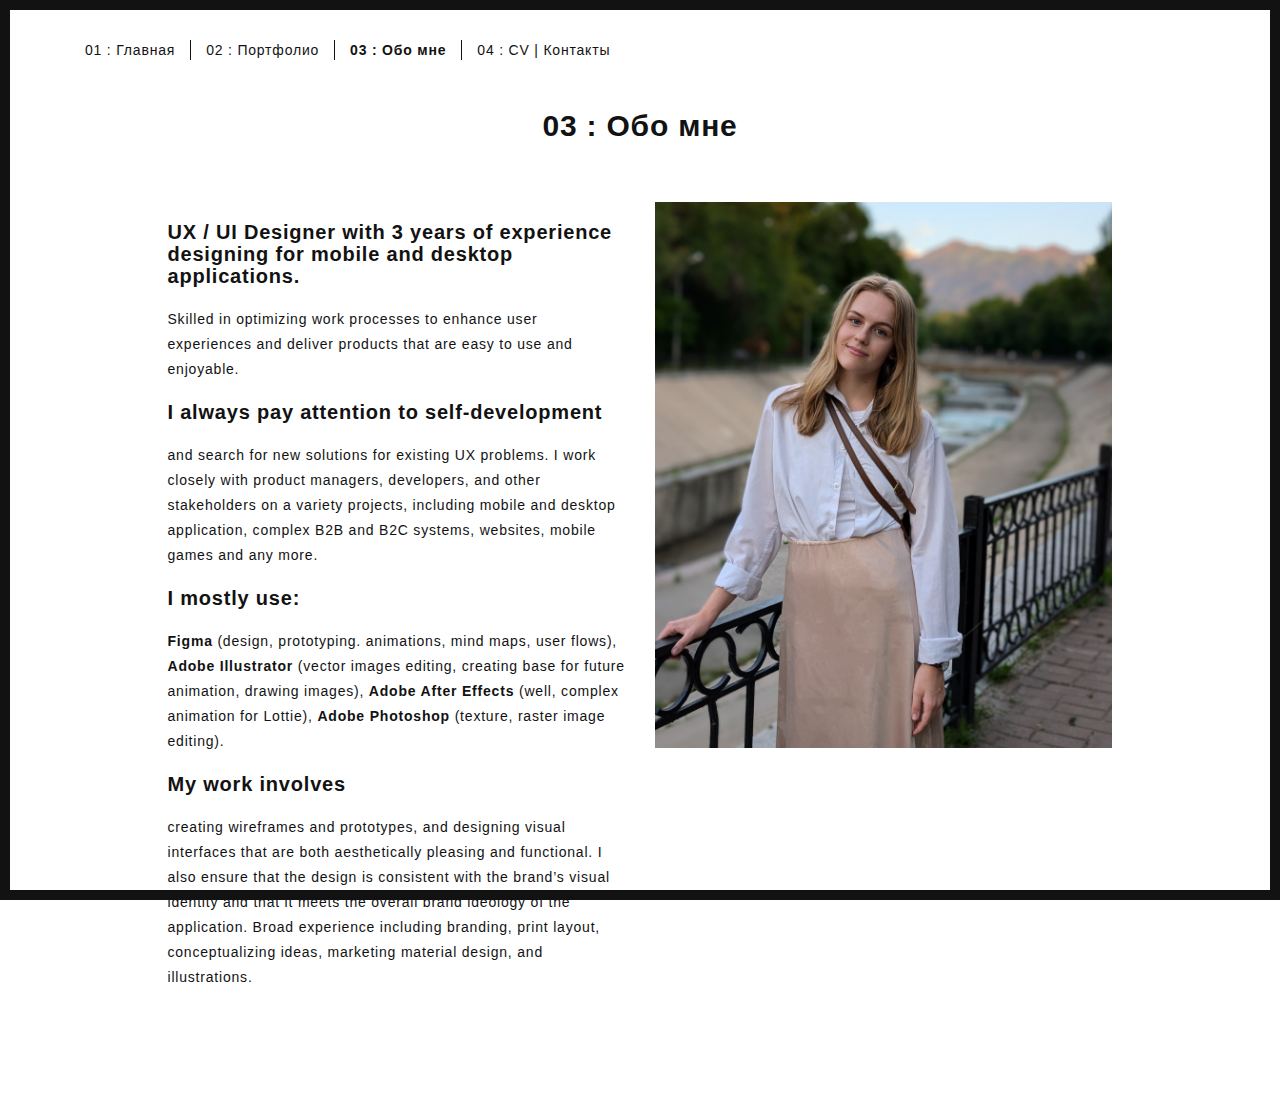
<file: about.html>
<!DOCTYPE html>
<html lang="en">

<head>
  <meta charset="UTF-8">
  <meta content="IE=edge" http-equiv="X-UA-Compatible">
  <meta content="width=device-width,initial-scale=1" name="viewport">
  <meta content="description" name="description">
  <meta name="google" content="notranslate" />
  <meta content="Mashup templates have been developped by Orson.io team" name="author">

  <!-- Disable tap highlight on IE -->
  <meta name="msapplication-tap-highlight" content="no">
  
  <link rel="apple-touch-icon" sizes="180x180" href="./assets/apple-icon-180x180.png">
  <link href="./assets/apple-icon-180x180.png" rel="icon">

  <title>About Me</title>  

<link href="./main.3f6952e4.css" rel="stylesheet"></head>

<body class="">
<div id="site-border-left"></div>
<div id="site-border-right"></div>
<div id="site-border-top"></div>
<div id="site-border-bottom"></div>
 <!-- Add your content of header -->
<header>
  <nav class="navbar  navbar-fixed-top navbar-default">
    <div class="container">
        <button type="button" class="navbar-toggle collapsed" data-toggle="collapse" data-target="#navbar-collapse" aria-expanded="false">
          <span class="sr-only">Toggle navigation</span>
          <span class="icon-bar"></span>
          <span class="icon-bar"></span>
          <span class="icon-bar"></span>
        </button>

      <div class="collapse navbar-collapse" id="navbar-collapse">
        <ul class="nav navbar-nav ">
          <li><a href="./index.html" title="">01 : Главная</a></li>
          <li><a href="./works.html" title="">02 : Портфолио</a></li>
          <li><a href="./about.html" title="">03 : Обо мне</a></li>
          <li><a href="./contact.html" title="">04 : CV | Контакты</a></li>
          
        </ul>


      </div> 
    </div>
  </nav>
</header>

<div class="section-container">
    <div class="container">
      <div class="row">
        <div class="col-xs-12">
          <div class="section-container-spacer text-center">
            <h1 class="h2">03 : Обо мне</h1>
          </div>
          
          <div class="row">
            <div class="col-md-10 col-md-offset-1">
              <div class="row">
                <div class="col-xs-12 col-md-6">
                  <h3>
                    UX / UI Designer with 3 years of experience designing for mobile and desktop applications.
                  </h3>
                  <p>
                    Skilled in optimizing work processes to enhance user experiences and deliver products that are easy to use and enjoyable. 
                  </p>
                  <h3>I always pay attention to self-development </h3>
                  <p> 
                    and search for new solutions for existing UX problems. I work closely with product managers, developers, and other stakeholders on a variety projects, including mobile and desktop application, complex B2B and B2C systems, websites, mobile games and any more.
                  </p>
                  <h3>I mostly use:</h3>
                  <p>
                    <b>Figma</b> (design, prototyping. animations, mind maps, user flows), <b>Adobe Illustrator</b> (vector images editing, creating base for future animation, drawing images), <b>Adobe After Effects</b> (well, complex animation for Lottie), <b>Adobe Photoshop</b> (texture, raster image editing).
                  </p>
                  <h3>My work involves</h3>
                  <p>
                     creating wireframes and prototypes, and designing visual interfaces that are both aesthetically pleasing and functional. I also ensure that the design is consistent with the brand’s visual identity and that it meets the overall brand ideology of the application. Broad experience including branding, print layout, conceptualizing ideas, marketing material design, and illustrations.
                  </p>
                </div>
                <div class="col-xs-12 col-md-6">
                  <img src="./assets/images/profil.jpg" class="img-responsive" alt="">
                </div>
              </div>
            </div>
          </div>
          
          
       </div>
      </div>
    </div>
  </div>


<footer class="footer-container text-center">
  <div class="container">
    <div class="row">
      <div class="col-xs-12">
        <!-- <p>© UNTITLED | Website created with <a href="http://www.mashup-template.com/" title="Create website with free html template">Mashup Template</a>/<a href="https://www.unsplash.com/" title="Beautiful Free Images">Unsplash</a></p> -->
      </div>
    </div>
  </div>
</footer>

<script>
  document.addEventListener("DOMContentLoaded", function (event) {
     navActivePage();
  });
</script>

<!-- Google Analytics: change UA-XXXXX-X to be your site's ID 

<script>
  (function (i, s, o, g, r, a, m) {
    i['GoogleAnalyticsObject'] = r; i[r] = i[r] || function () {
      (i[r].q = i[r].q || []).push(arguments)
    }, i[r].l = 1 * new Date(); a = s.createElement(o),
      m = s.getElementsByTagName(o)[0]; a.async = 1; a.src = g; m.parentNode.insertBefore(a, m)
  })(window, document, 'script', '//www.google-analytics.com/analytics.js', 'ga');
  ga('create', 'UA-XXXXX-X', 'auto');
  ga('send', 'pageview');
</script>

--> <script type="text/javascript" src="./main.70a66962.js"></script></body>

</html>
</file>
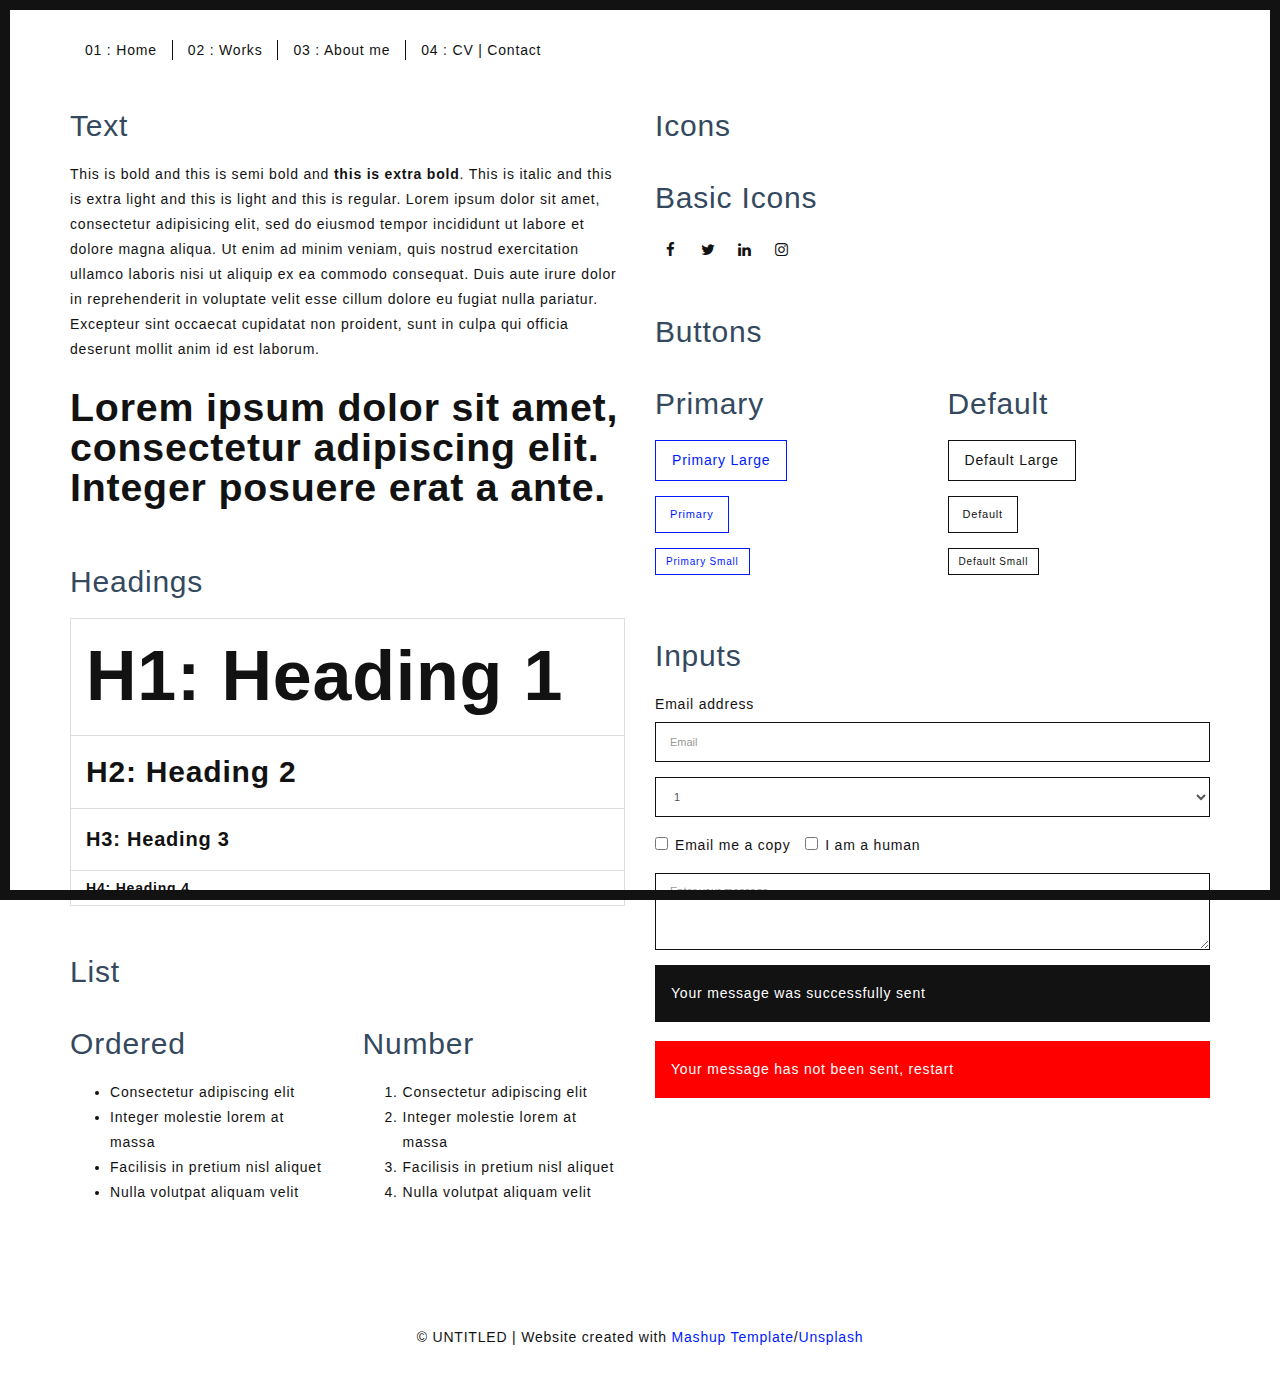
<file: components.html>
<!DOCTYPE html>
<html lang="en">

<head>
  <meta charset="UTF-8">
  <meta content="IE=edge" http-equiv="X-UA-Compatible">
  <meta content="width=device-width,initial-scale=1" name="viewport">
  <meta content="description" name="description">
  <meta name="google" content="notranslate" />
  <meta content="Mashup templates have been developped by Orson.io team" name="author">

  <!-- Disable tap highlight on IE -->
  <meta name="msapplication-tap-highlight" content="no">
  
  <link rel="apple-touch-icon" sizes="180x180" href="./assets/apple-icon-180x180.png">
  <link href="./assets/favicon.ico" rel="icon">

  <title>Title page</title>  

<link href="./main.3f6952e4.css" rel="stylesheet"></head>

<body class="">
<div id="site-border-left"></div>
<div id="site-border-right"></div>
<div id="site-border-top"></div>
<div id="site-border-bottom"></div>
 <!-- Add your content of header -->
<header>
  <nav class="navbar  navbar-fixed-top navbar-default">
    <div class="container">
        <button type="button" class="navbar-toggle collapsed" data-toggle="collapse" data-target="#navbar-collapse" aria-expanded="false">
          <span class="sr-only">Toggle navigation</span>
          <span class="icon-bar"></span>
          <span class="icon-bar"></span>
          <span class="icon-bar"></span>
        </button>

      <div class="collapse navbar-collapse" id="navbar-collapse">
        <ul class="nav navbar-nav ">
          <li><a href="./index.html" title="">01 : Home</a></li>
          <li><a href="./works.html" title="">02 : Works</a></li>
          <li><a href="./about.html" title="">03 : About me</a></li>
          <li><a href="./contact.html" title="">04 : CV | Contact</a></li>
          <!-- <li><a href="./components.html" title="">05 : Components</a></li> -->
        </ul>


      </div> 
    </div>
  </nav>
</header>

<div class="section-container">
  
<!-- Add your site or app content here -->
  <div class="container">
    <div class="row">
      <div class="col-xs-12 col-md-6">

        <div class="template-example">
          <h2 class="template-title-example">Text</h2>
          <p>This is bold and this is semi bold and <b>this is extra bold</b>. This is italic and this is extra light and this is light
          and this is regular. Lorem ipsum dolor sit amet, consectetur adipisicing elit, sed do eiusmod
          tempor incididunt ut labore et dolore magna aliqua. Ut enim ad minim veniam,
          quis nostrud exercitation ullamco laboris nisi ut aliquip ex ea commodo
          consequat. Duis aute irure dolor in reprehenderit in voluptate velit esse
          cillum dolore eu fugiat nulla pariatur. Excepteur sint occaecat cupidatat non
          proident, sunt in culpa qui officia deserunt mollit anim id est laborum.

          <blockquote>
            <p>Lorem ipsum dolor sit amet, consectetur adipiscing elit. Integer posuere erat a ante.</p>
          </blockquote>
          
          </p>
        </div>

        <div class="template-example">
          <h2 class="template-title-example">Headings</h2>
          
          <table class="table table-bordered">
            <tr><td><h1>H1: Heading 1</h1></td></tr>
            <tr><td><h2>H2: Heading 2</h2></td></tr>
            <tr><td><h3>H3: Heading 3</h3></td></tr>
            <tr><td><h4>H4: Heading 4</h4></td></tr>
          </table>
          
        </div>

        
        <div class="template-example">
          <h2 class="template-title-example">List</h2>
          <div class="row">
            <div class="col-md-6">
              <h3 class="template-title-example">Ordered</h3>
              <ul>
                <li>Consectetur adipiscing elit</li>
                <li>Integer molestie lorem at massa</li>
                <li>Facilisis in pretium nisl aliquet</li>
                <li>Nulla volutpat aliquam velit</li>
              </ul>
            </div>
            <div class="col-md-6">
              <h3 class="template-title-example">Number</h3>
              <ol>
                <li>Consectetur adipiscing elit</li>
                <li>Integer molestie lorem at massa</li>
                <li>Facilisis in pretium nisl aliquet</li>
                <li>Nulla volutpat aliquam velit</li>
              </ol>
            </div>
          </div>
        </div>
        
      </div>

      <div class="col-xs-12 col-md-6">
        <div class="template-example">
          <h2 class="template-title-example">Icons</h2>
          
          <div class="row">
            
            <div class="col-md-6">
               <h3 class="template-title-example">Basic Icons</h2>
                <ul class="list-icons">
                  <li>
                    <span class="fa-icon">
                      <i class="fa fa-facebook"></i>
                    </span>
                  </li>
                  <li>
                    <span class="fa-icon">
                      <i class="fa fa-twitter"></i>
                    </span>
                  </li>
                  <li>
                    <span class="fa-icon">
                      <i class="fa fa-linkedin"></i>
                    </span>
                  </li>
                  <li>
                    <span class="fa-icon">
                      <i class="fa fa-instagram"></i>
                    </span>
                  </li>
                </ul>
            </div>

          </div>


          


        </div>

        <div class="template-example">
          <h2 class="template-title-example">Buttons</h2>
          <div class="row">
            <div class="col-md-6">
              <h3 class="template-title-example">Primary</h2>
              <div class="row">
                  <div class="col-md-6">
                  <p><a href="" class="btn btn-primary btn-lg">Primary Large</a></p>
                  <p><a href="" class="btn btn-primary">Primary </a></p>
                  <p><a href="" class="btn btn-primary btn-sm">Primary Small</a></p>
                </div>
              </div>

              
            </div>

            <div class="col-md-6">
              <h3 class="template-title-example">Default</h2>
              <div class="row">
                  <div class="col-md-6">
                  <p><a href="" class="btn btn-default btn-lg">Default Large</a></p>
                  <p><a href="" class="btn btn-default">Default </a></p>
                  <p><a href="" class="btn btn-default btn-sm">Default Small</a></p>
                </div>
              </div>

            </div>
          </div>
        </div>
        
        <div class="template-example">
          <h2 class="template-title-example">Inputs</h2>

            <div class="form-group">
              <label for="exampleInputEmail1">Email address</label>
              <input type="email" class="form-control" id="exampleInputEmail1" placeholder="Email">
            </div>

            <div class="form-group">
              <select class="form-control">
                <option>1</option>
                <option>2</option>
                <option>3</option>
                <option>4</option>
                <option>5</option>
              </select>
            </div>

            <div class="form-group">
              <label class="checkbox-inline">
                <input 
                type="checkbox" id="inlineCheckbox1" value="option1"> Email me a copy
              </label>
              <label class="checkbox-inline">
                <input type="checkbox" id="inlineCheckbox2" value="option2"> I am a human
              </label>
            </div>

            <div class="form-group">
              <textarea class="form-control" rows="3" placeholder="Enter your message"></textarea>
            </div>
            
            <div class="alert alert-success" role="alert">Your message was successfully sent</div>
            <div class="alert alert-danger" role="alert">Your message has not been sent, restart</div>
        </div>




      </div>
    </div>
  </div>
</div>

<footer class="footer-container text-center">
  <div class="container">
    <div class="row">
      <div class="col-xs-12">
        <p>© UNTITLED | Website created with <a href="http://www.mashup-template.com/" title="Create website with free html template">Mashup Template</a>/<a href="https://www.unsplash.com/" title="Beautiful Free Images">Unsplash</a></p>
      </div>
    </div>
  </div>
</footer>

<script>
  document.addEventListener("DOMContentLoaded", function (event) {
     navActivePage();
  });
</script>

<!-- Google Analytics: change UA-XXXXX-X to be your site's ID 

<script>
  (function (i, s, o, g, r, a, m) {
    i['GoogleAnalyticsObject'] = r; i[r] = i[r] || function () {
      (i[r].q = i[r].q || []).push(arguments)
    }, i[r].l = 1 * new Date(); a = s.createElement(o),
      m = s.getElementsByTagName(o)[0]; a.async = 1; a.src = g; m.parentNode.insertBefore(a, m)
  })(window, document, 'script', '//www.google-analytics.com/analytics.js', 'ga');
  ga('create', 'UA-XXXXX-X', 'auto');
  ga('send', 'pageview');
</script>

--> <script type="text/javascript" src="./main.70a66962.js"></script></body>

</html>
</file>
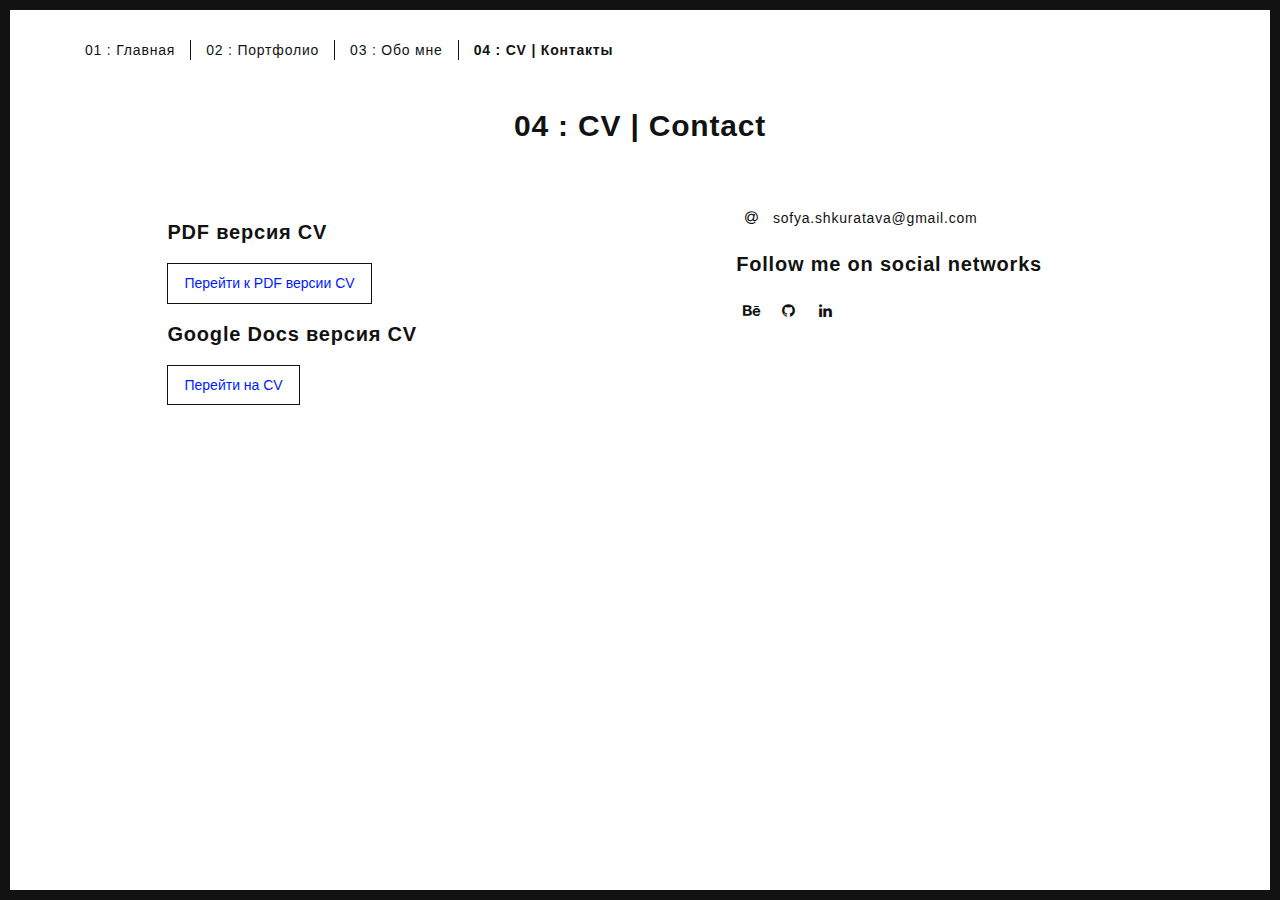
<file: contact.html>
<!DOCTYPE html>
<html lang="en">

<head>
  <meta charset="UTF-8">
  <meta content="IE=edge" http-equiv="X-UA-Compatible">
  <meta content="width=device-width,initial-scale=1" name="viewport">
  <meta content="description" name="description">
  <meta name="google" content="notranslate" />
  <meta content="Mashup templates have been developped by Orson.io team" name="author">

  <!-- Disable tap highlight on IE -->
  <meta name="msapplication-tap-highlight" content="no">
  
  <link rel="apple-touch-icon" sizes="180x180" href="./assets/apple-icon-180x180.png">
  <link href="./assets/apple-icon-180x180.png" rel="icon">

  <title>CV | Contact</title>  

<link href="./main.3f6952e4.css" rel="stylesheet"></head>

<body class="">
<div id="site-border-left"></div>
<div id="site-border-right"></div>
<div id="site-border-top"></div>
<div id="site-border-bottom"></div>
 <!-- Add your content of header -->
<header>
  <nav class="navbar  navbar-fixed-top navbar-default">
    <div class="container">
        <button type="button" class="navbar-toggle collapsed" data-toggle="collapse" data-target="#navbar-collapse" aria-expanded="false">
          <span class="sr-only">Toggle navigation</span>
          <span class="icon-bar"></span>
          <span class="icon-bar"></span>
          <span class="icon-bar"></span>
        </button>

      <div class="collapse navbar-collapse" id="navbar-collapse">
        <ul class="nav navbar-nav ">
          <li><a href="./index.html" title="">01 : Главная</a></li>
          <li><a href="./works.html" title="">02 : Портфолио</a></li>
          <li><a href="./about.html" title="">03 : Обо мне</a></li>
          <li><a href="./contact.html" title="">04 : CV | Контакты</a></li>
          <!-- <li><a href="./components.html" title="">05 : Components</a></li> -->
        </ul>


      </div> 
    </div>
  </nav>
</header>

<div class="section-container">
    <div class="container">
      <div class="row">
        <div class="col-xs-12">
          <div class="section-container-spacer text-center">
            <h1 class="h2">04 : CV | Contact</h1>
          </div>
          
          <div class="row">
            <div class="col-md-10 col-md-offset-1">
               <form action="" class="reveal-content">
                  <div class="row">
                    <div class="col-md-7">
                      <h3>PDF версия CV</h3>
                      <button type="submit" class="btn btn-default btn-lg"><a target="_blank" href="https://drive.google.com/file/d/1f6vv0VUaZnGh-M1uy4T8W3masN-GBE4M/view?usp=sharing">Перейти к PDF версии CV</a></button>
                      <br>
                      <!-- <h3>Google Docs version CV</h3>
                      <button type="submit" class="btn btn-default btn-lg"><a target="_blank" href="https://docs.google.com/document/d/18sm97NHzap9CRcmgCJKxQXzs9KSKiKTjZmEN913rhk0/edit?usp=sharing">Get a Google Docs link</a></button>
                      <br> -->
                      <h3>Google Docs версия CV</h3>
                      <button type="submit" class="btn btn-default btn-lg"><a target="_blank" href="https://docs.google.com/document/d/1I3gq3XAxjgQZNA3eBXboBKUsC0RaNb_8odDUbEos87c/edit?usp=sharing">Перейти на CV</a></button>
                    </div>
                    <div class="col-md-5 address-container">
                      <ul class="list-unstyled">
                        <!-- <li>
                          <span class="fa-icon">
                            <i class="fa fa-phone" aria-hidden="true"></i>
                          </span>
                          + 33 9 07 45 12 65
                        </li> -->
                        <li>
                          <span class="fa-icon">
                            <i class="fa fa-at" aria-hidden="true"></i>
                          </span>
                          sofya.shkuratava@gmail.com
                        </li>
                        
                      </ul>
                      <h3>Follow me on social networks</h3>
                      <a href="https://www.behance.net/iam_sonau" title="" class="fa-icon">
                        <i class="fa fa-behance"></i>
                      </a>
                      <a href="https://github.com/SofyaShkuratova" title="" class="fa-icon">
                        <i class="fa fa-github"></i>
                      </a>
                      <a href="https://www.linkedin.com/in/sofiya-shkuratava-82563a215/" title="" class="fa-icon">
                        <i class="fa fa-linkedin"></i>
                      </a>

                    </div>
                  </div>
                </form>
            </div>

          </div>
         
       </div>
      </div>
    </div>
  </div>


<footer class="footer-container text-center">
  <div class="container">
    <div class="row">
      <div class="col-xs-12">
       
      </div>
    </div>
  </div>
</footer>

<script>
  document.addEventListener("DOMContentLoaded", function (event) {
     navActivePage();
  });
</script>

<!-- Google Analytics: change UA-XXXXX-X to be your site's ID 

<script>
  (function (i, s, o, g, r, a, m) {
    i['GoogleAnalyticsObject'] = r; i[r] = i[r] || function () {
      (i[r].q = i[r].q || []).push(arguments)
    }, i[r].l = 1 * new Date(); a = s.createElement(o),
      m = s.getElementsByTagName(o)[0]; a.async = 1; a.src = g; m.parentNode.insertBefore(a, m)
  })(window, document, 'script', '//www.google-analytics.com/analytics.js', 'ga');
  ga('create', 'UA-XXXXX-X', 'auto');
  ga('send', 'pageview');
</script>

--> <script type="text/javascript" src="./main.70a66962.js"></script></body>

</html>
</file>
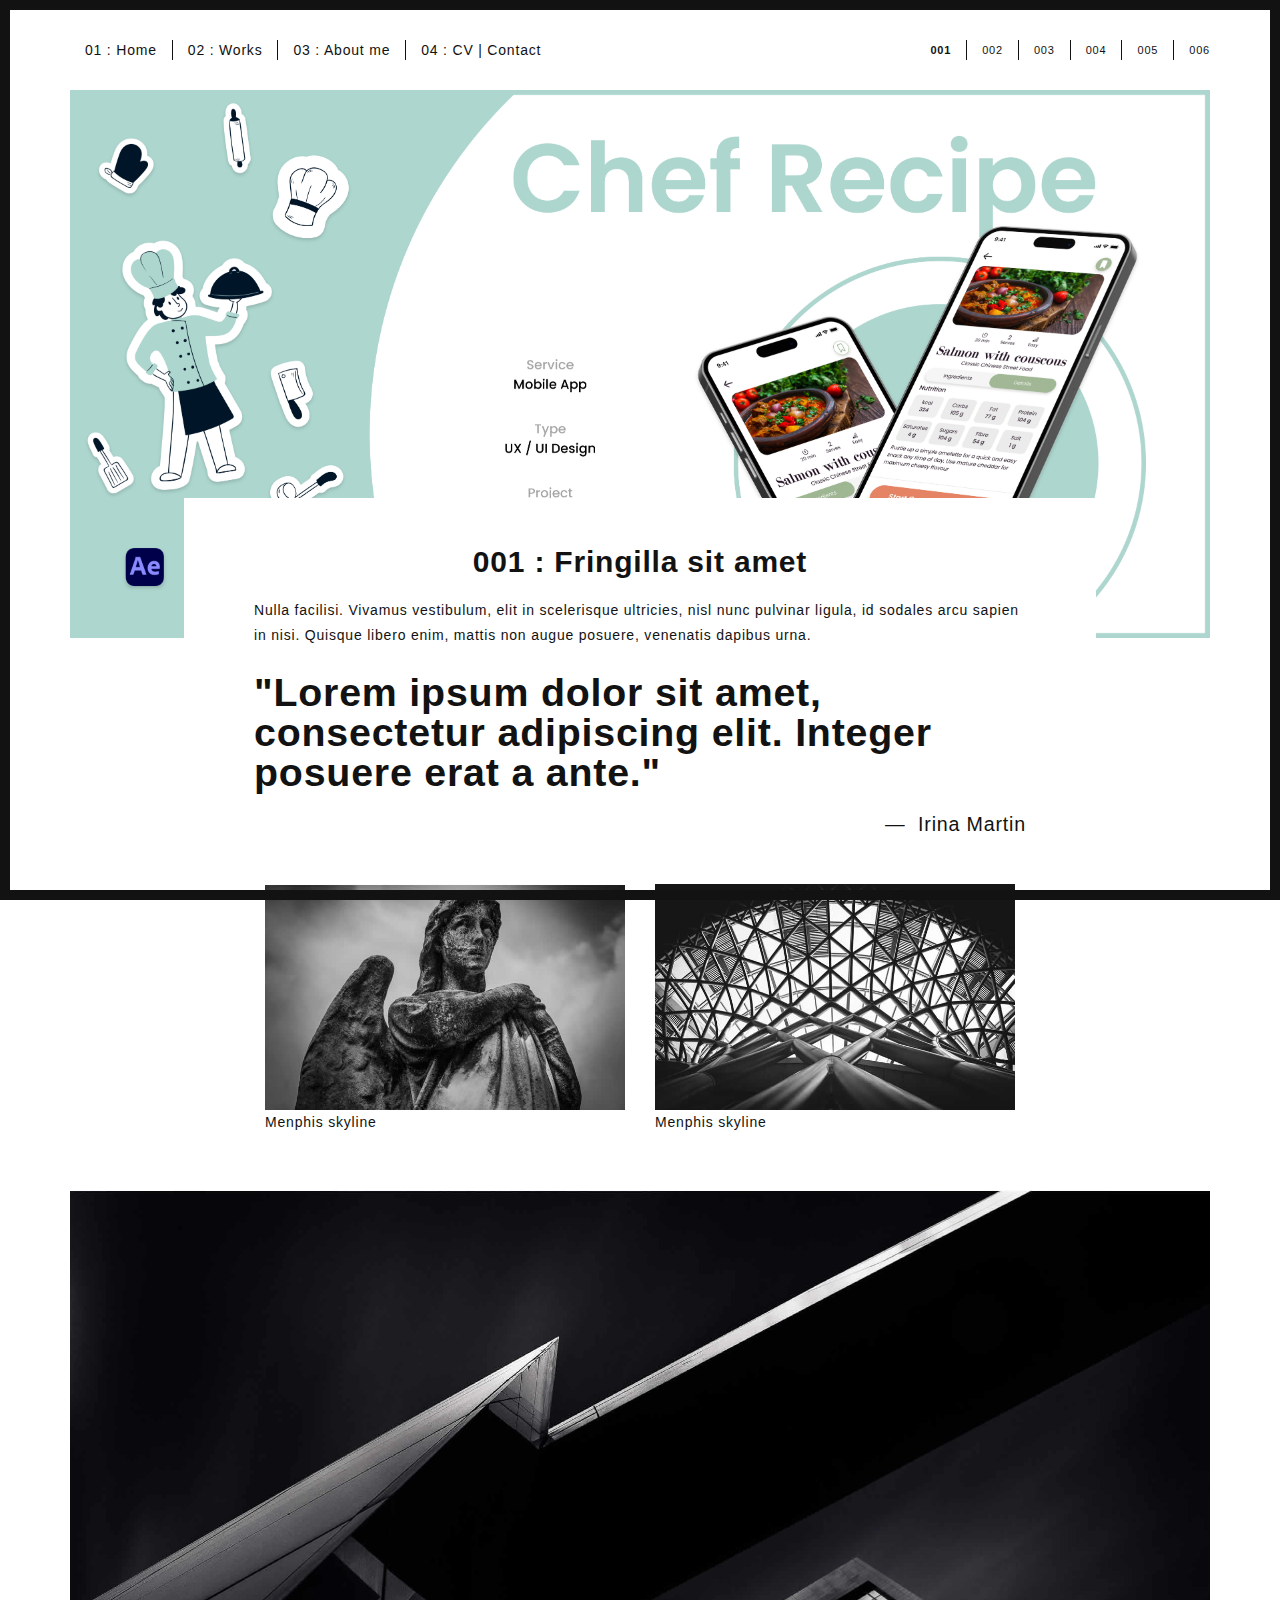
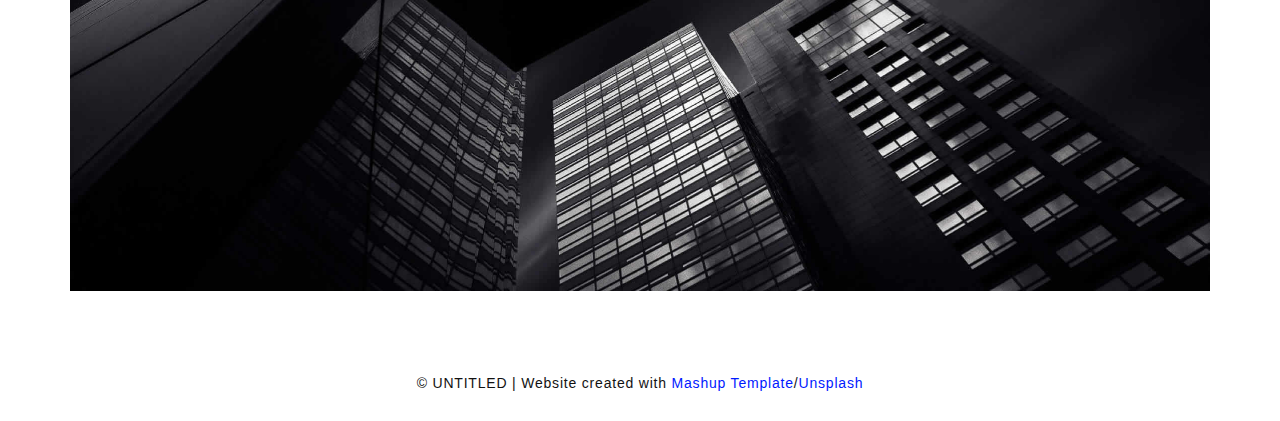
<file: work.html>
<!DOCTYPE html>
<html lang="en">

<head>
  <meta charset="UTF-8">
  <meta content="IE=edge" http-equiv="X-UA-Compatible">
  <meta content="width=device-width,initial-scale=1" name="viewport">
  <meta content="description" name="description">
  <meta name="google" content="notranslate" />
  <meta content="Mashup templates have been developped by Orson.io team" name="author">

  <!-- Disable tap highlight on IE -->
  <meta name="msapplication-tap-highlight" content="no">
  
  <link rel="apple-touch-icon" sizes="180x180" href="./assets/apple-icon-180x180.png">
  <link href="./assets/favicon.ico" rel="icon">

  <title>Title page</title>  

<link href="./main.3f6952e4.css" rel="stylesheet"></head>

<body class="">
<div id="site-border-left"></div>
<div id="site-border-right"></div>
<div id="site-border-top"></div>
<div id="site-border-bottom"></div>
<!-- Add your content of header -->
<header>
  <nav class="navbar  navbar-fixed-top navbar-default">
    <div class="container">
        <button type="button" class="navbar-toggle collapsed" data-toggle="collapse" data-target="#navbar-collapse" aria-expanded="false">
          <span class="sr-only">Toggle navigation</span>
          <span class="icon-bar"></span>
          <span class="icon-bar"></span>
          <span class="icon-bar"></span>
        </button>

      <div class="collapse navbar-collapse" id="navbar-collapse">
        <ul class="nav navbar-nav ">
          <li><a href="./index.html" title="">01 : Home</a></li>
          <li><a href="./works.html" title="">02 : Works</a></li>
          <li><a href="./about.html" title="">03 : About me</a></li>
          <li><a href="./contact.html" title="">04 : CV | Contact</a></li>
          <!-- <li><a href="./components.html" title="">05 : Components</a></li> -->
        </ul>


          <ul class="nav navbar-nav navbar-right navbar-small visible-md visible-lg">
            <li><a href="./index.html" title="" class="active">001</a></li>
            <li><a href="./index.html" title="">002</a></li>
            <li><a href="./index.html" title="">003</a></li>
            <li><a href="./index.html" title="">004</a></li>
            <li><a href="./index.html" title="">005</a></li>
            <li><a href="./index.html" title="">006</a></li>
          </ul>


      </div> 
    </div>
  </nav>
</header>
<div class="section-container">
  <div class="container">
    <div class="row">
      <div class="col-xs-12">
        <img src="./assets/images/work001-01.jpg" class="img-responsive" alt="">
        <div class="card-container">
          <div class="text-center">
            <h1 class="h2">001 : Fringilla sit amet</h1>
          </div>
          <p>Nulla facilisi. Vivamus vestibulum, elit in scelerisque ultricies, nisl nunc pulvinar ligula, id sodales arcu sapien in nisi. Quisque libero enim, mattis non augue posuere, venenatis dapibus urna.</p>

          <blockquote>
            <p>"Lorem ipsum dolor sit amet, consectetur adipiscing elit. Integer posuere erat a ante."</p>
            <small class="pull-right">Irina Martin</small>
          </blockquote>
        </div>
      </div>

      
      
      <div class="col-md-8 col-md-offset-2 section-container-spacer">
        <div class="row">
          <div class="col-xs-12 col-md-6">
            <img src="./assets/images/work001-02.jpg" class="img-responsive" alt="">
            <p>Menphis skyline</p>
          </div>
          <div class="col-xs-12 col-md-6">
            <img src="./assets/images/work001-03.jpg" class="img-responsive" alt="">
            <p>Menphis skyline</p>
          </div>
        </div>
      </div>

      <div class="col-xs-12">
        <img src="./assets/images/work001-04.jpg" class="img-responsive" alt="">
      </div>

    </div>
  </div>
</div>


<footer class="footer-container text-center">
  <div class="container">
    <div class="row">
      <div class="col-xs-12">
        <p>© UNTITLED | Website created with <a href="http://www.mashup-template.com/" title="Create website with free html template">Mashup Template</a>/<a href="https://www.unsplash.com/" title="Beautiful Free Images">Unsplash</a></p>
      </div>
    </div>
  </div>
</footer>

<script>
  document.addEventListener("DOMContentLoaded", function (event) {
     navActivePage();
  });
</script>

<!-- Google Analytics: change UA-XXXXX-X to be your site's ID 

<script>
  (function (i, s, o, g, r, a, m) {
    i['GoogleAnalyticsObject'] = r; i[r] = i[r] || function () {
      (i[r].q = i[r].q || []).push(arguments)
    }, i[r].l = 1 * new Date(); a = s.createElement(o),
      m = s.getElementsByTagName(o)[0]; a.async = 1; a.src = g; m.parentNode.insertBefore(a, m)
  })(window, document, 'script', '//www.google-analytics.com/analytics.js', 'ga');
  ga('create', 'UA-XXXXX-X', 'auto');
  ga('send', 'pageview');
</script>

--> <script type="text/javascript" src="./main.70a66962.js"></script></body>

</html>
</file>
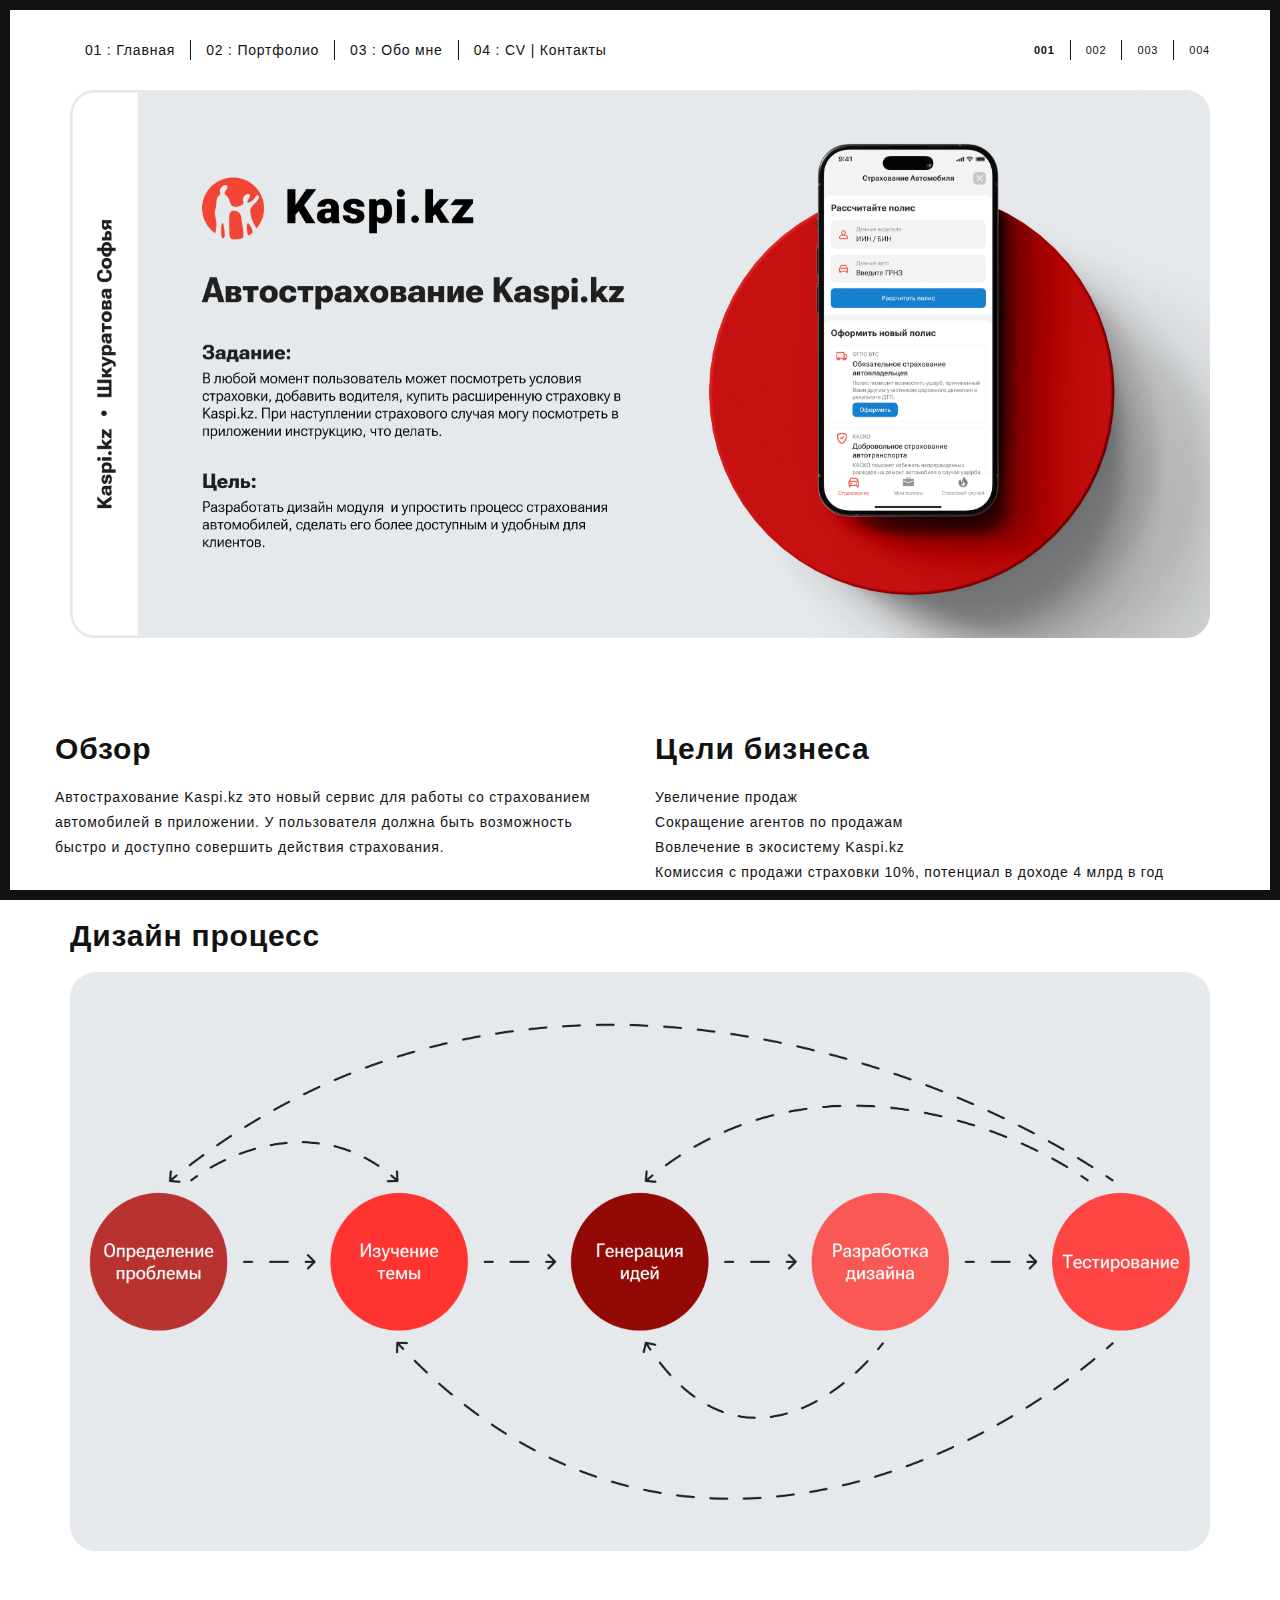
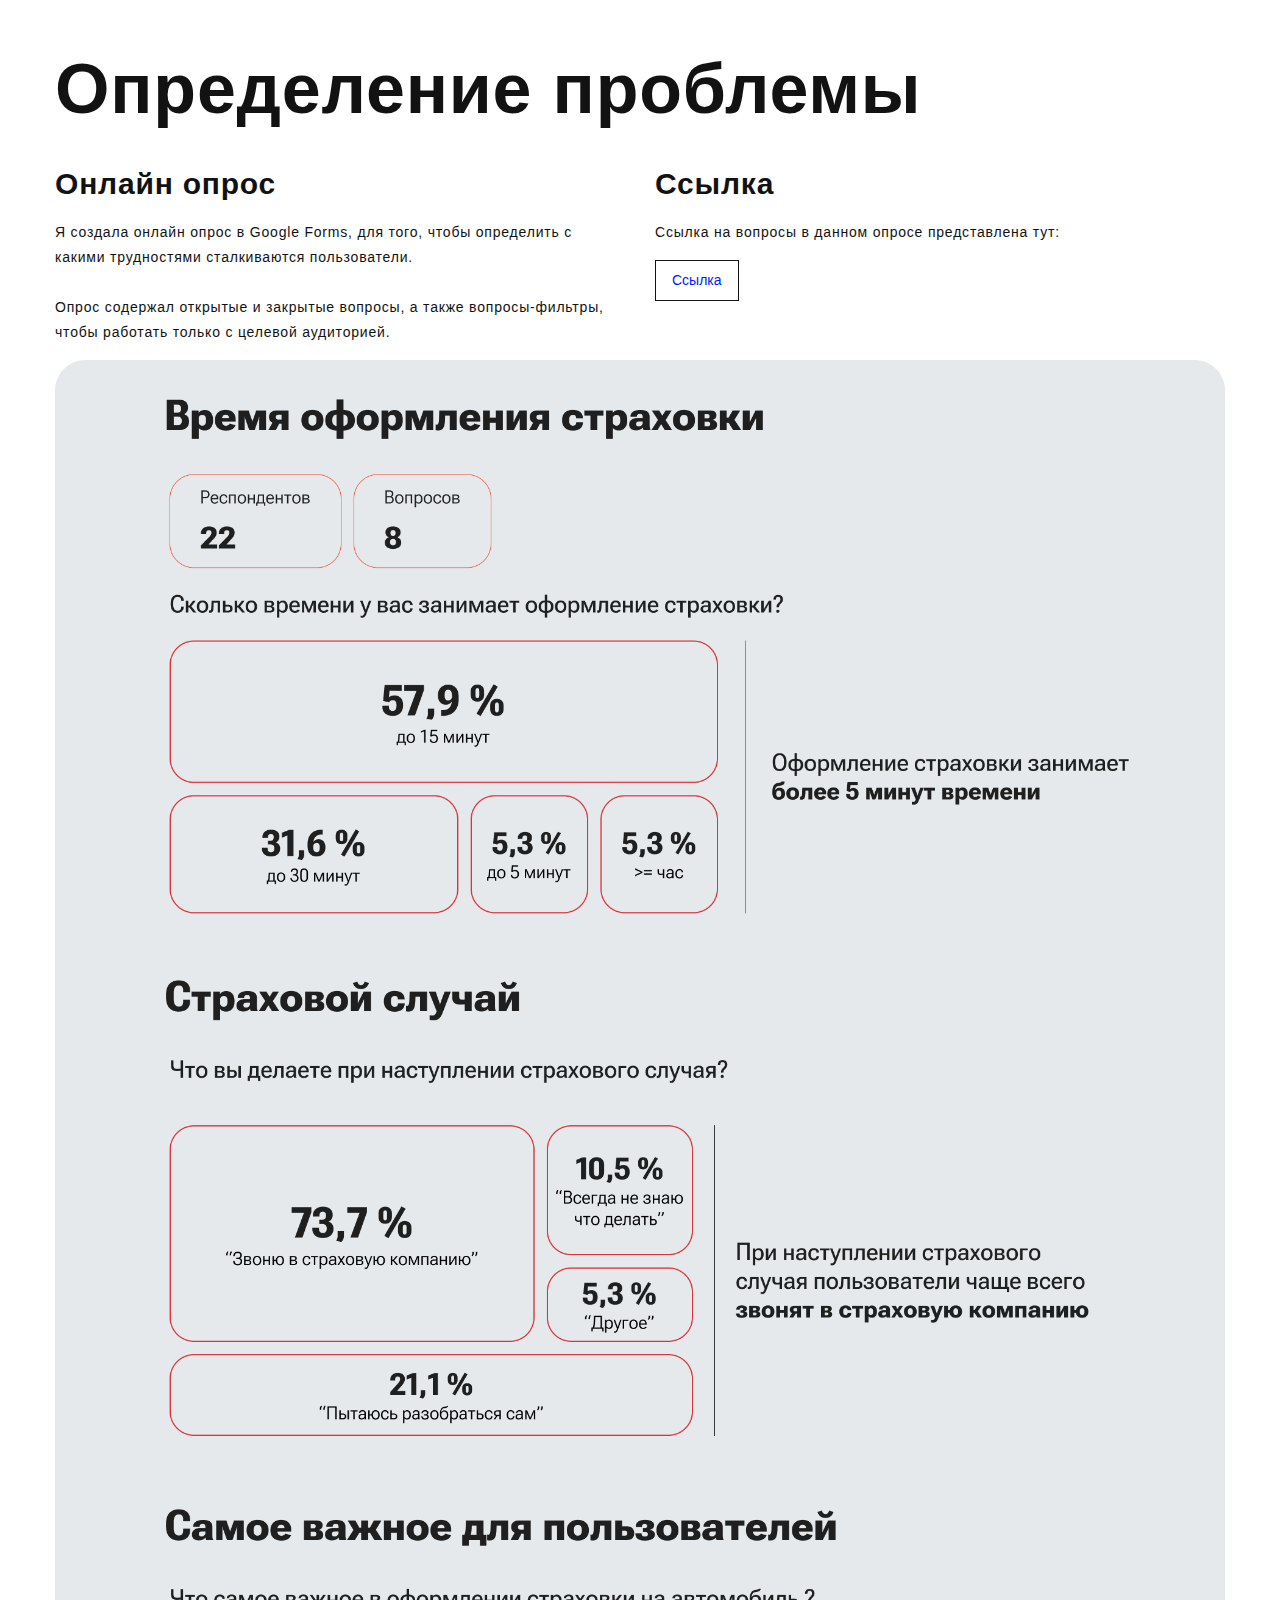
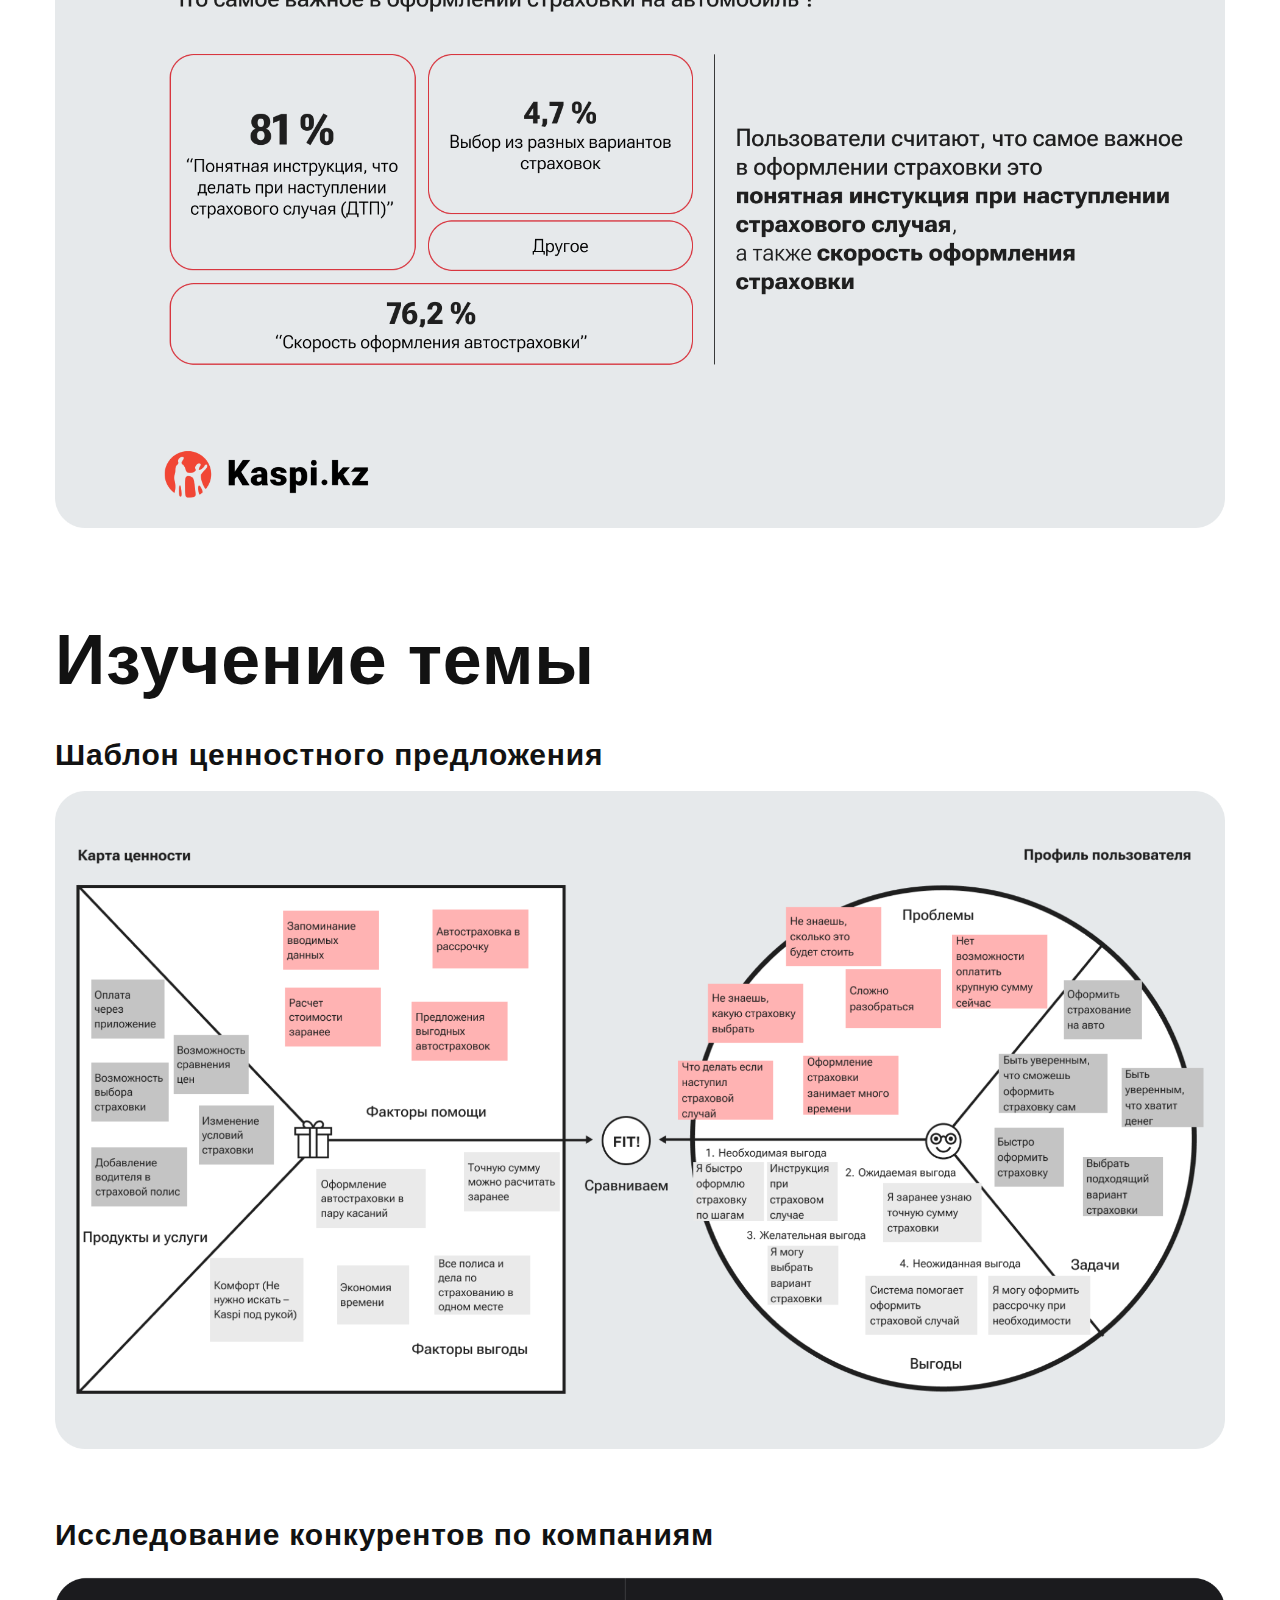
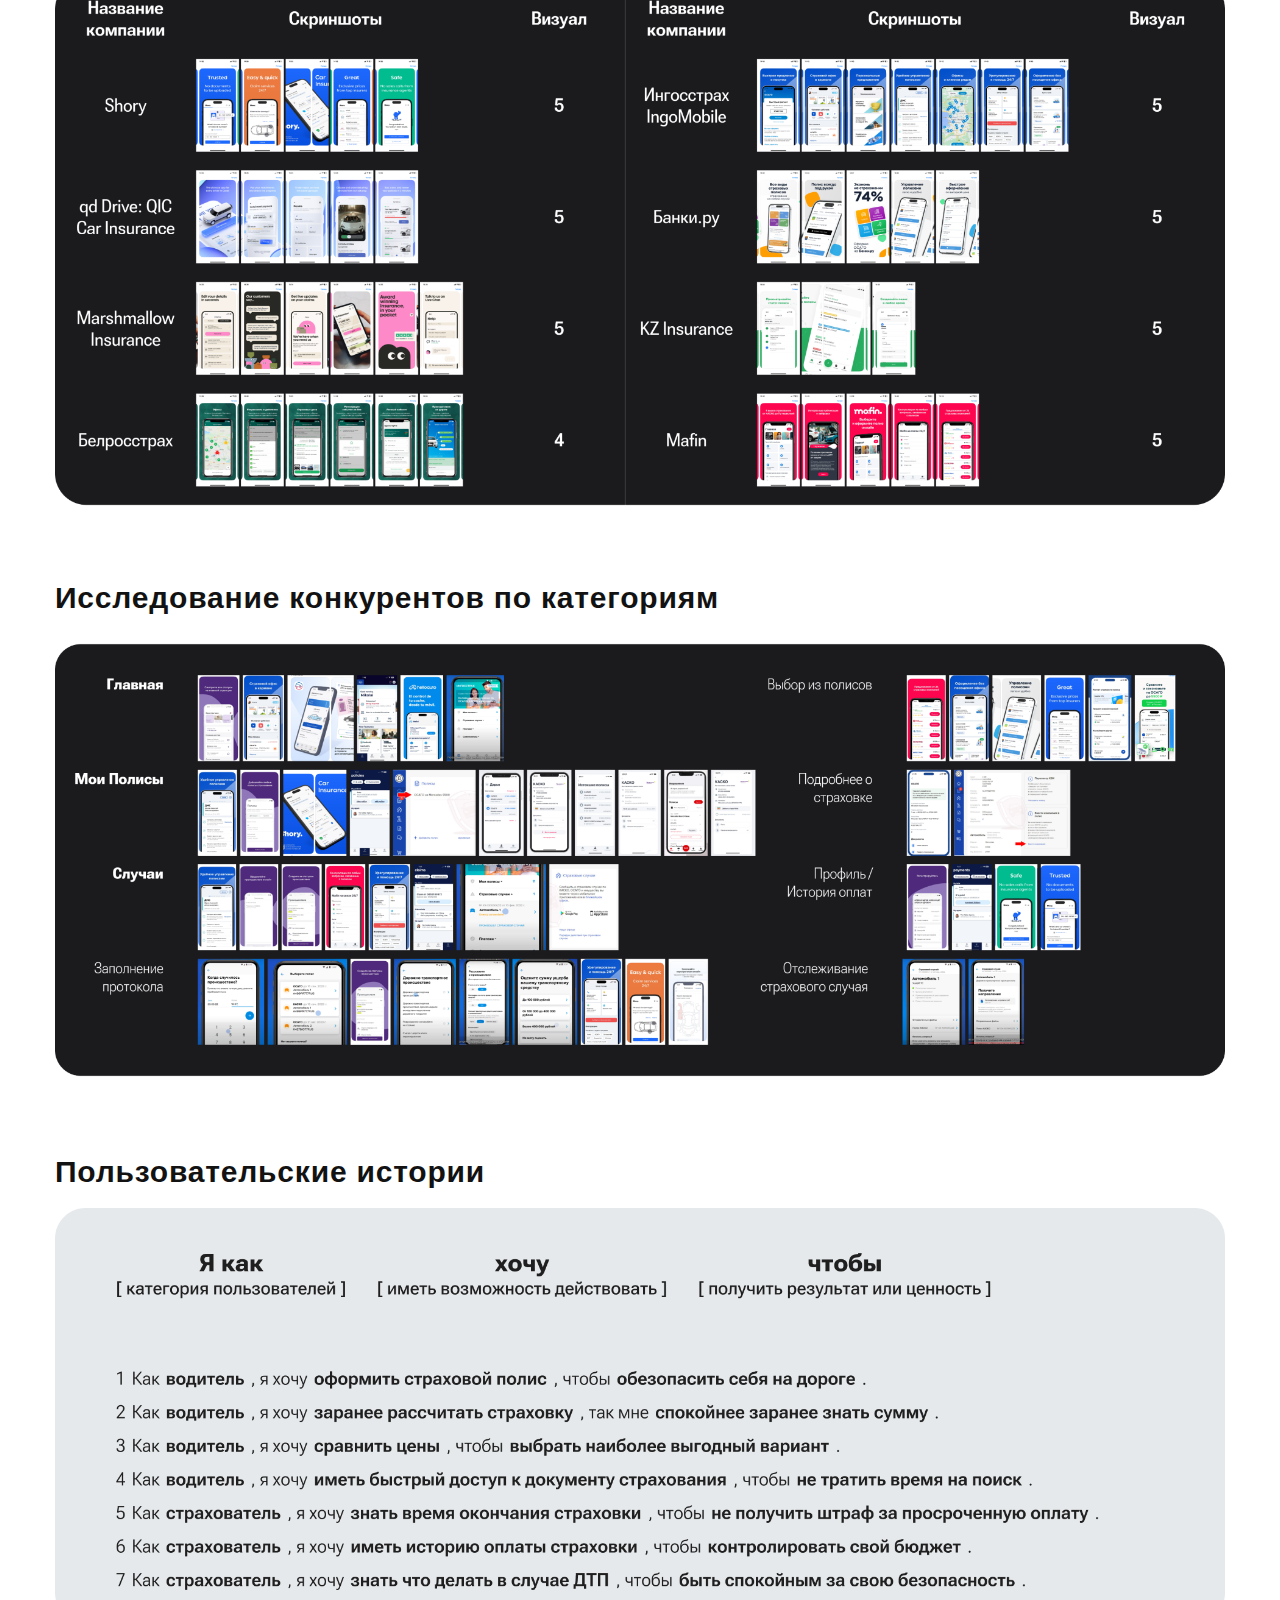
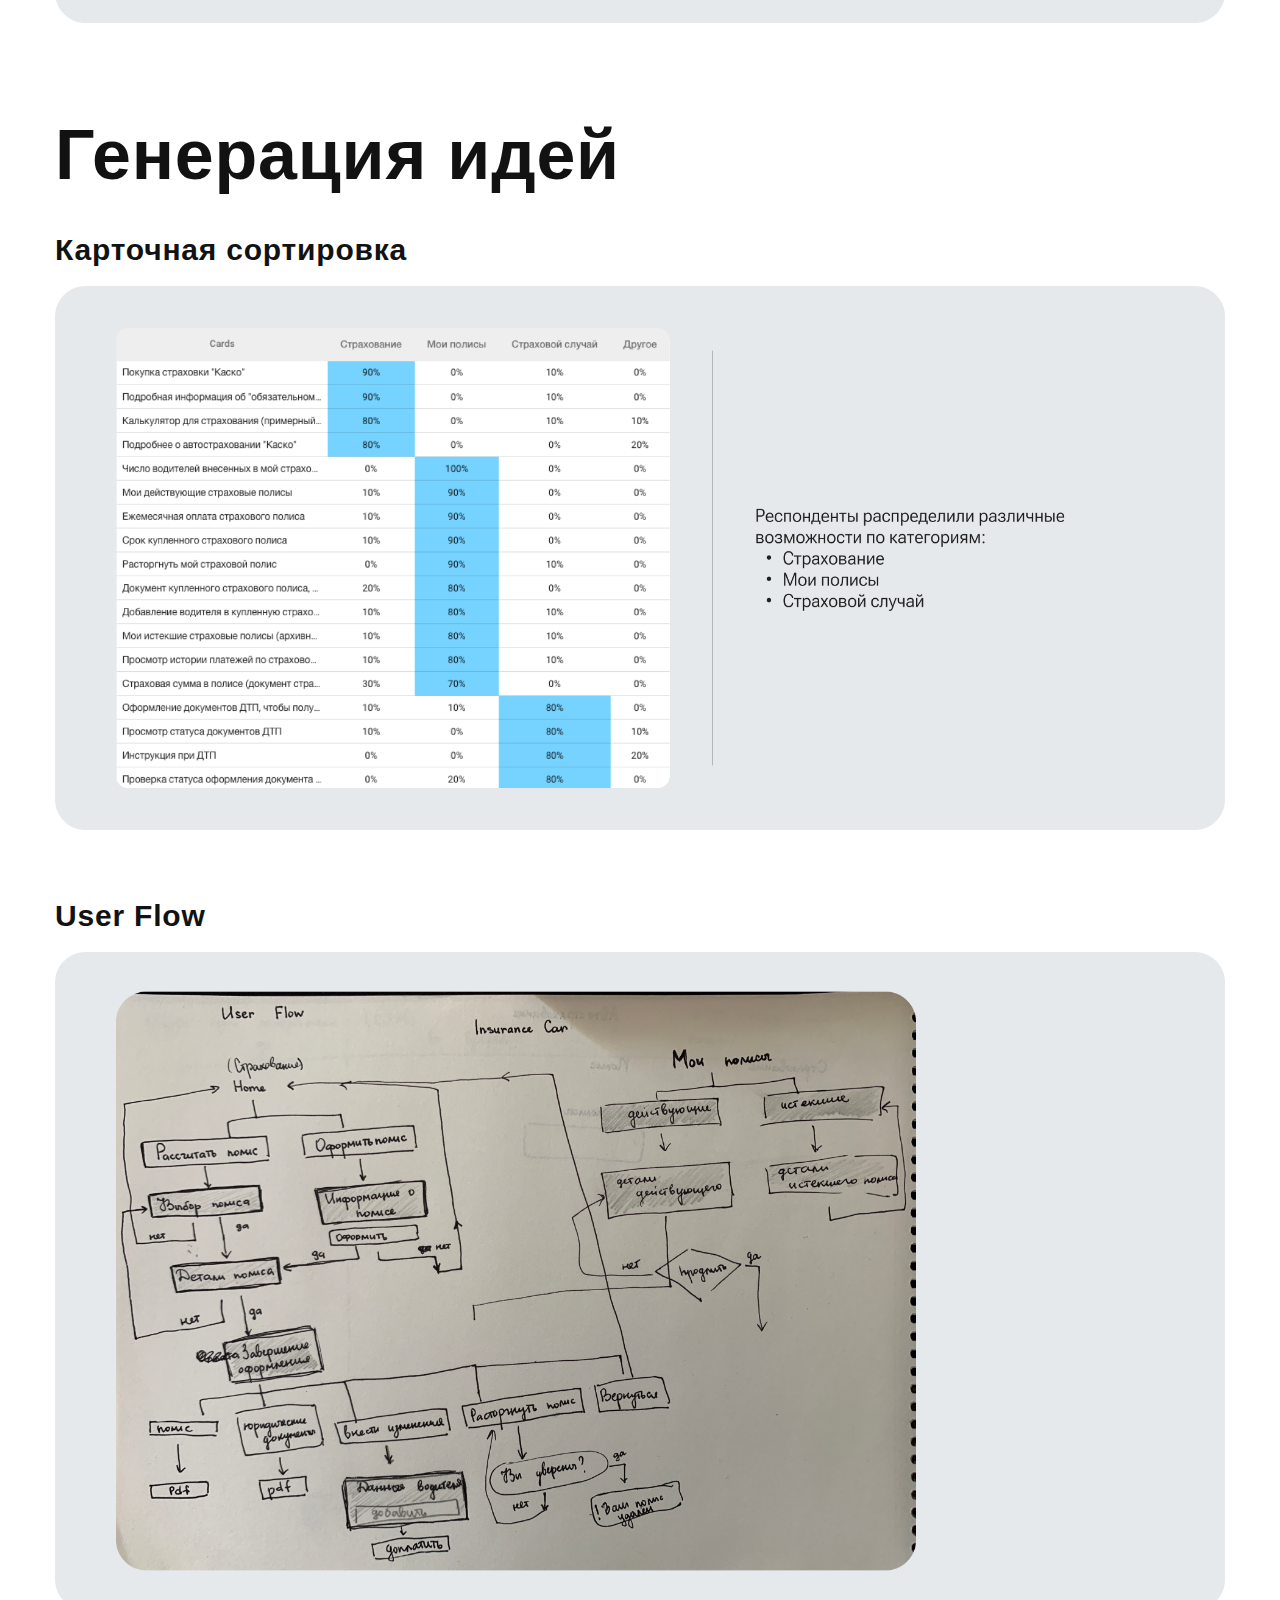
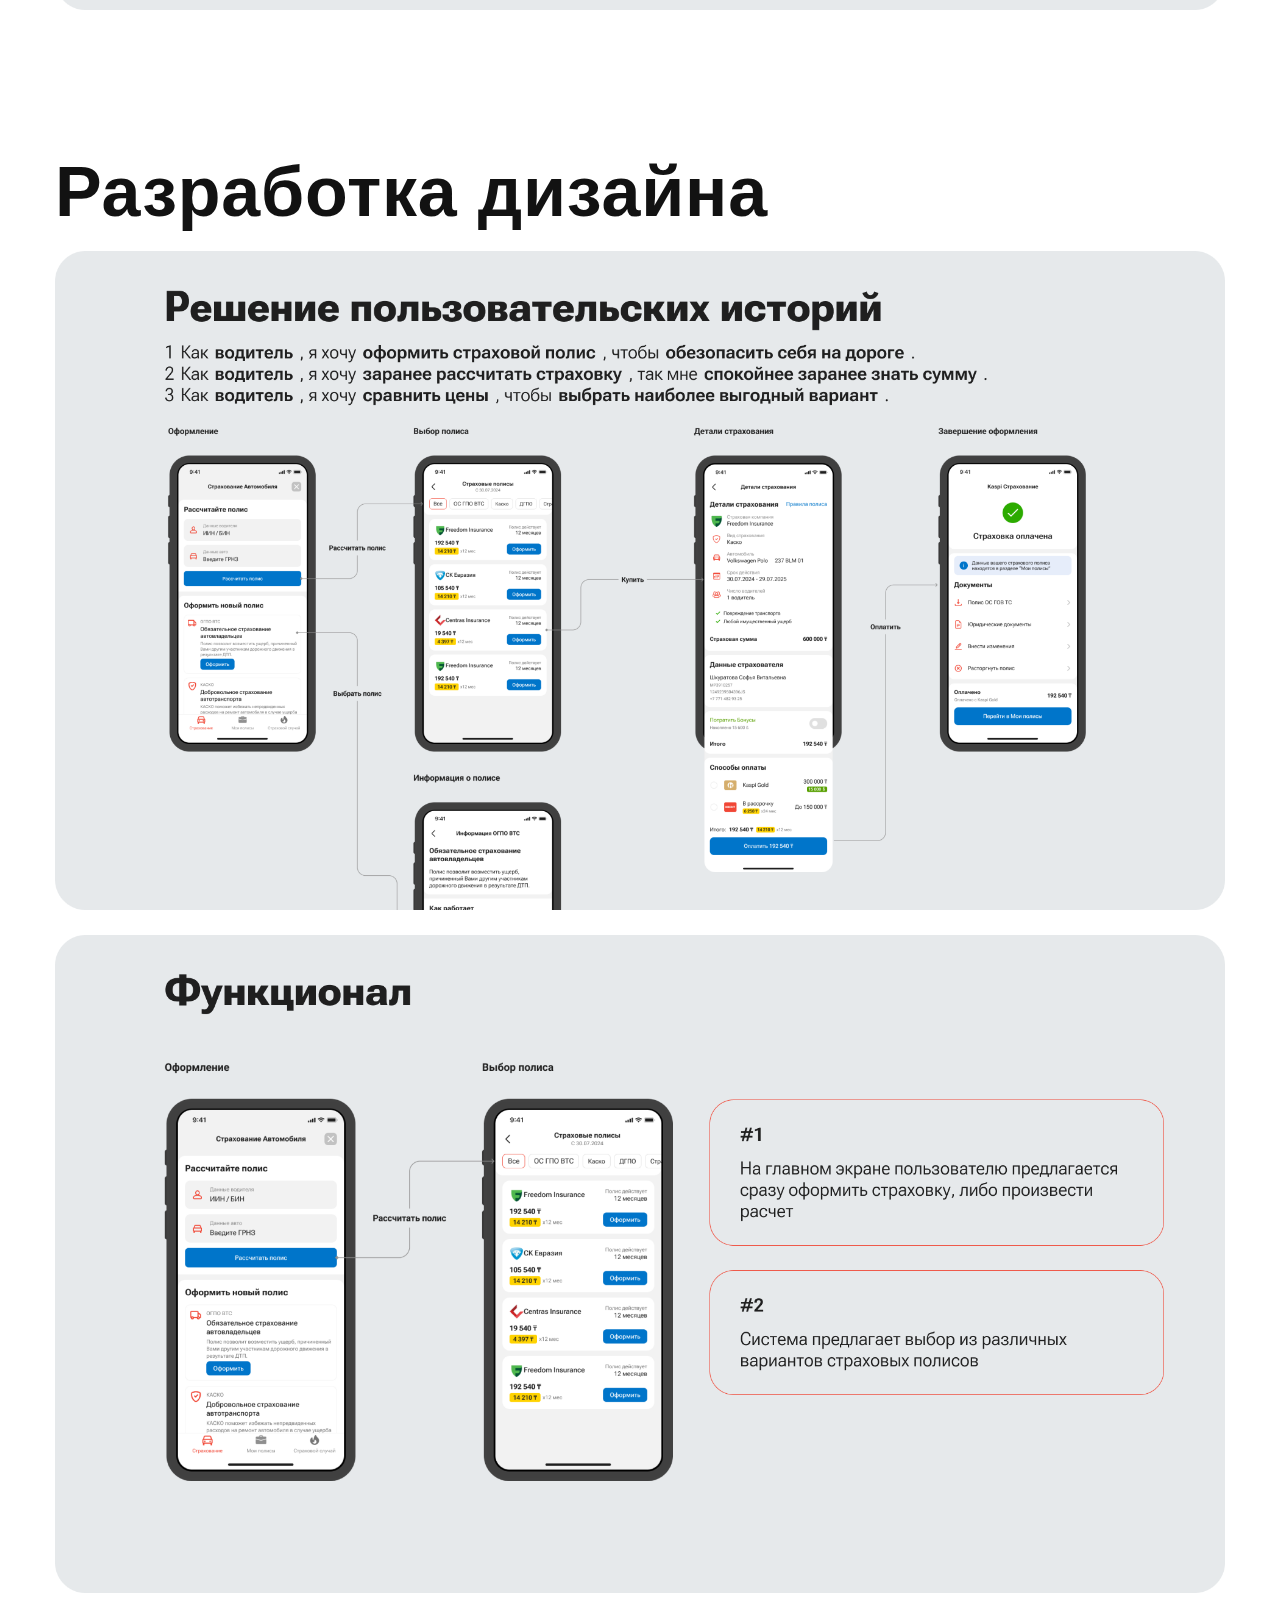
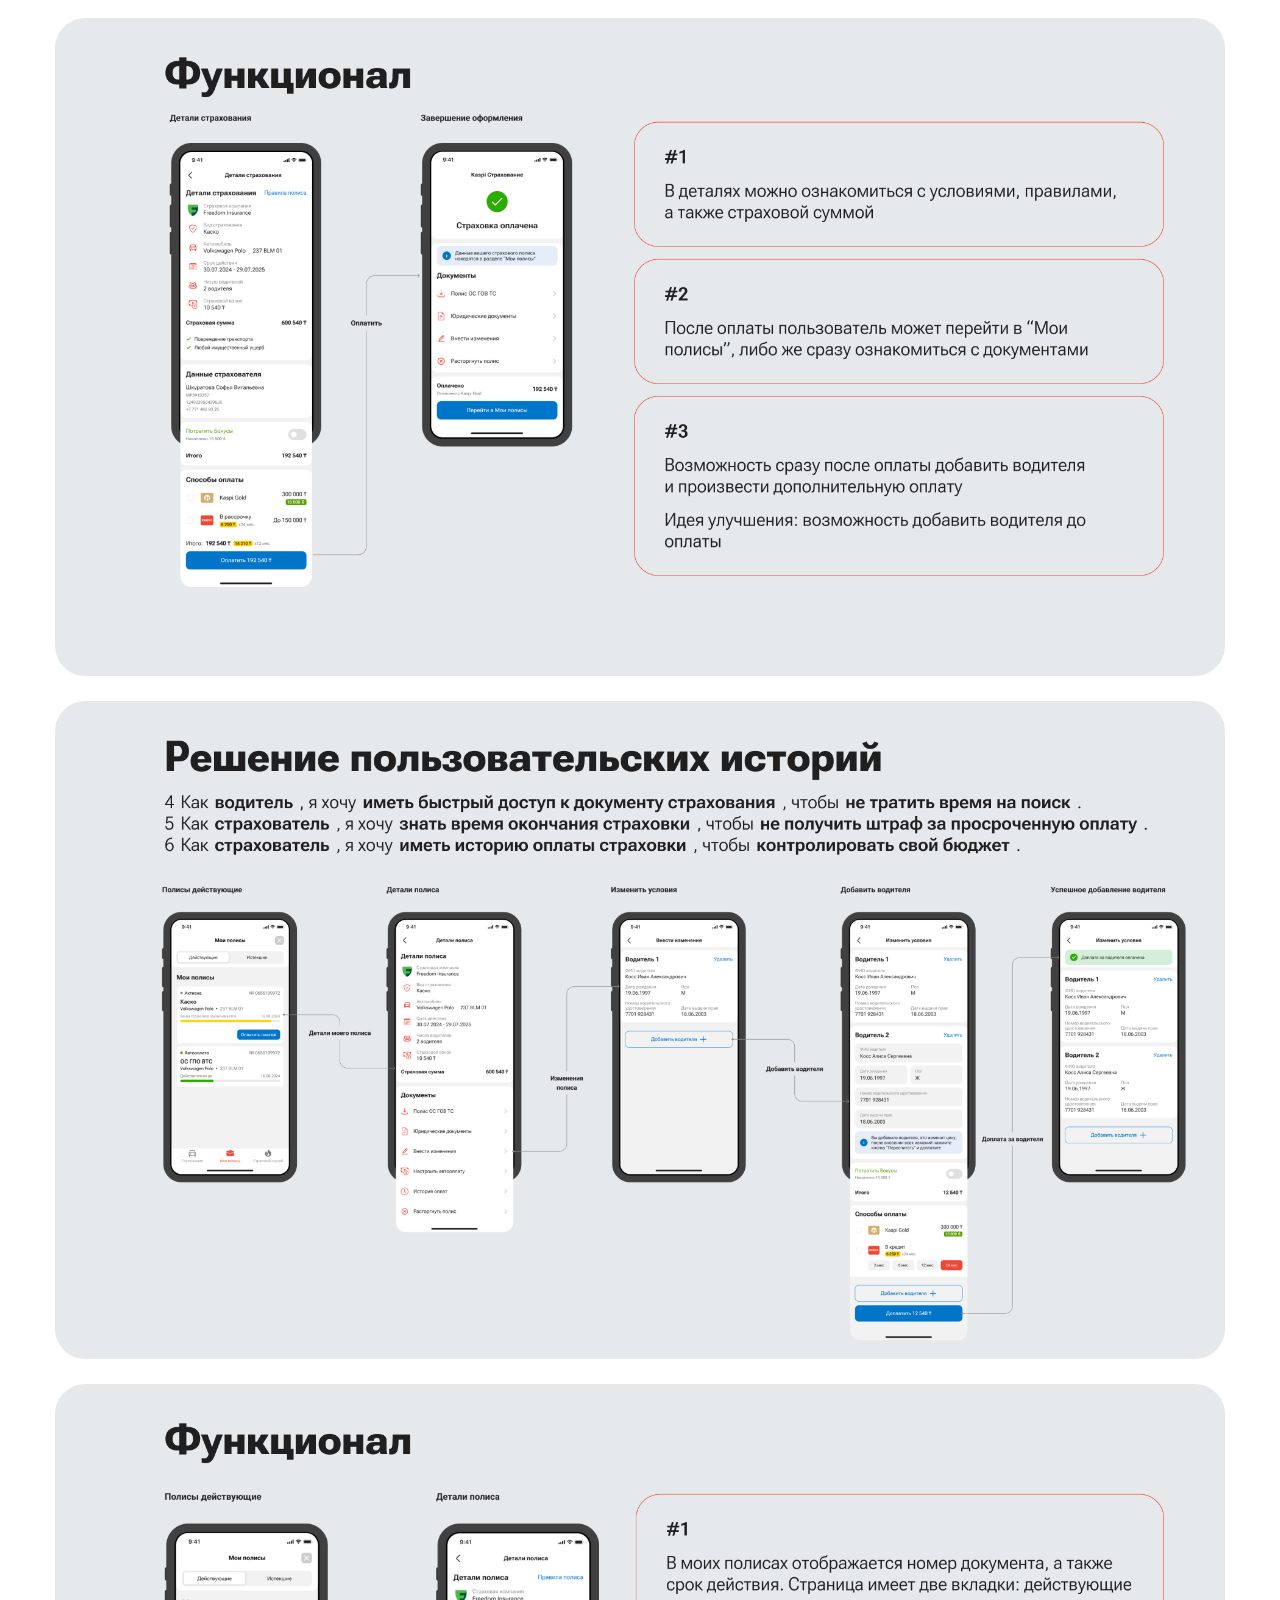
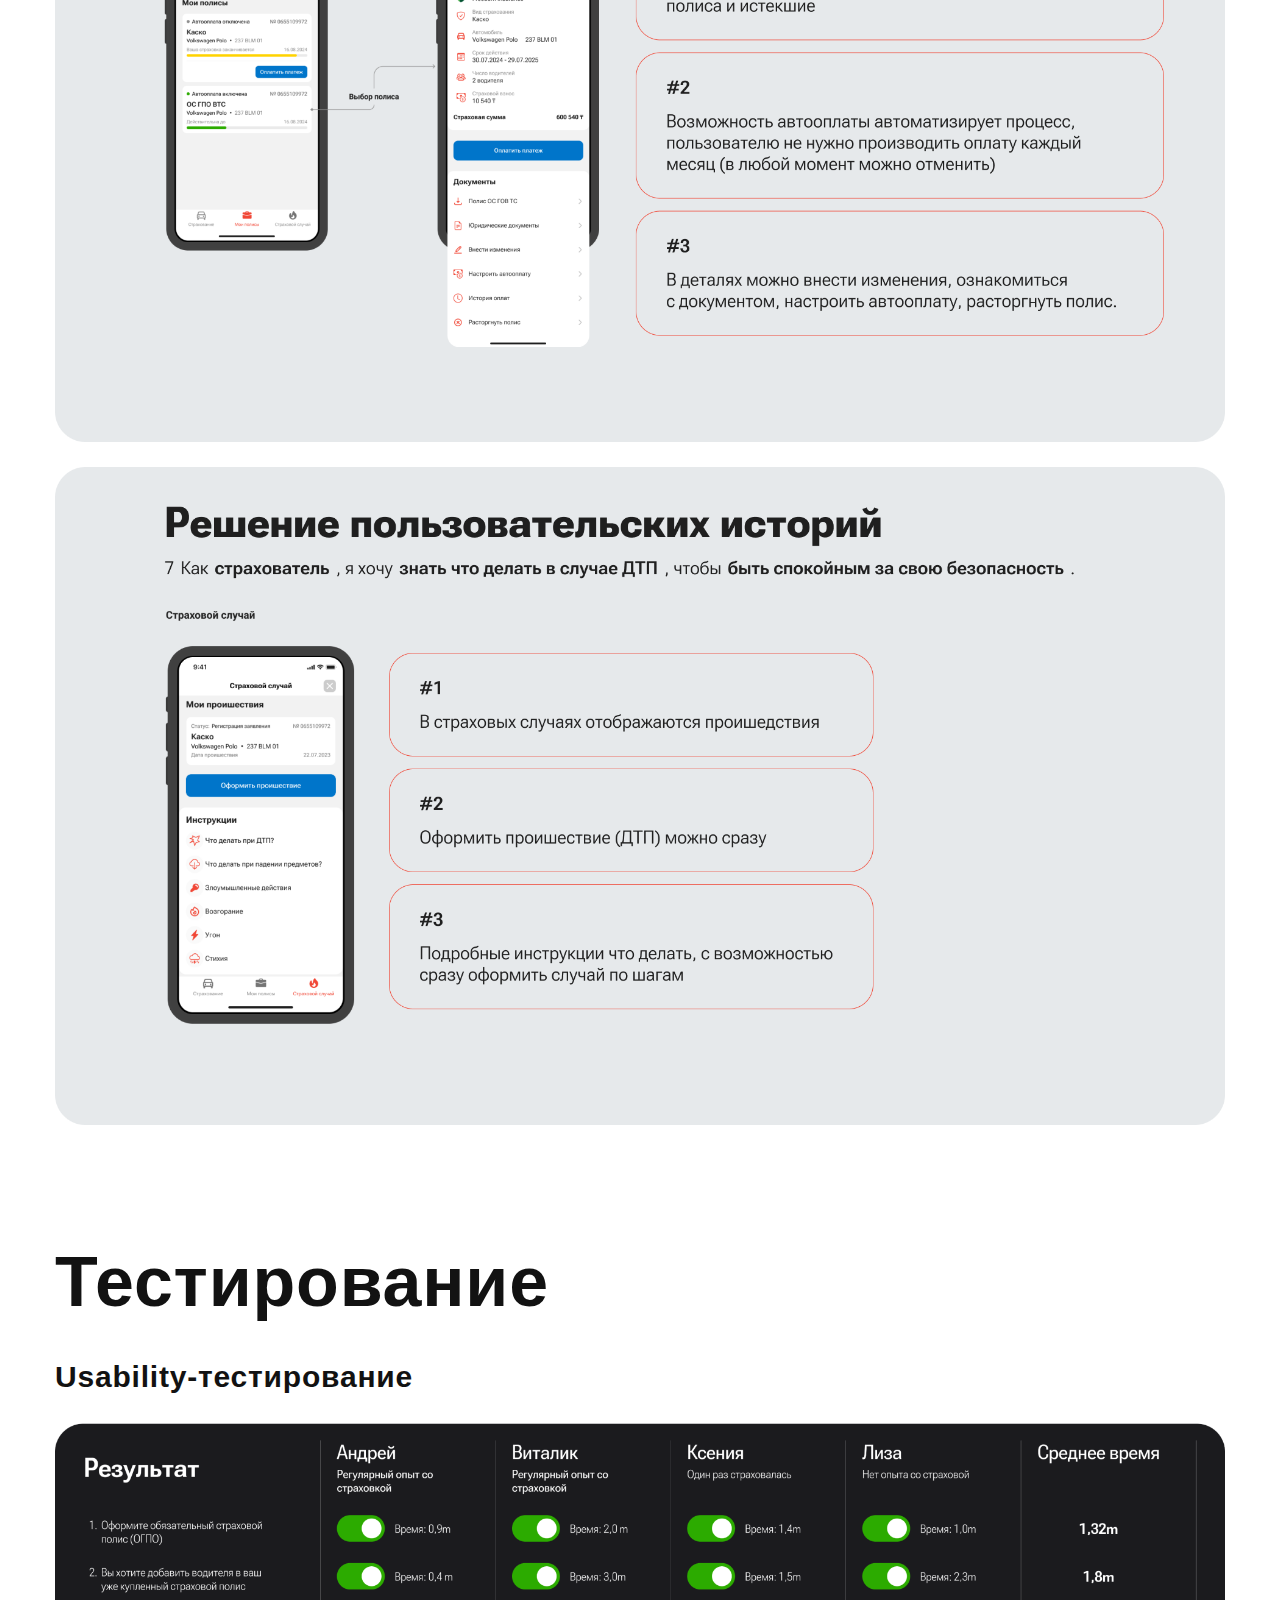
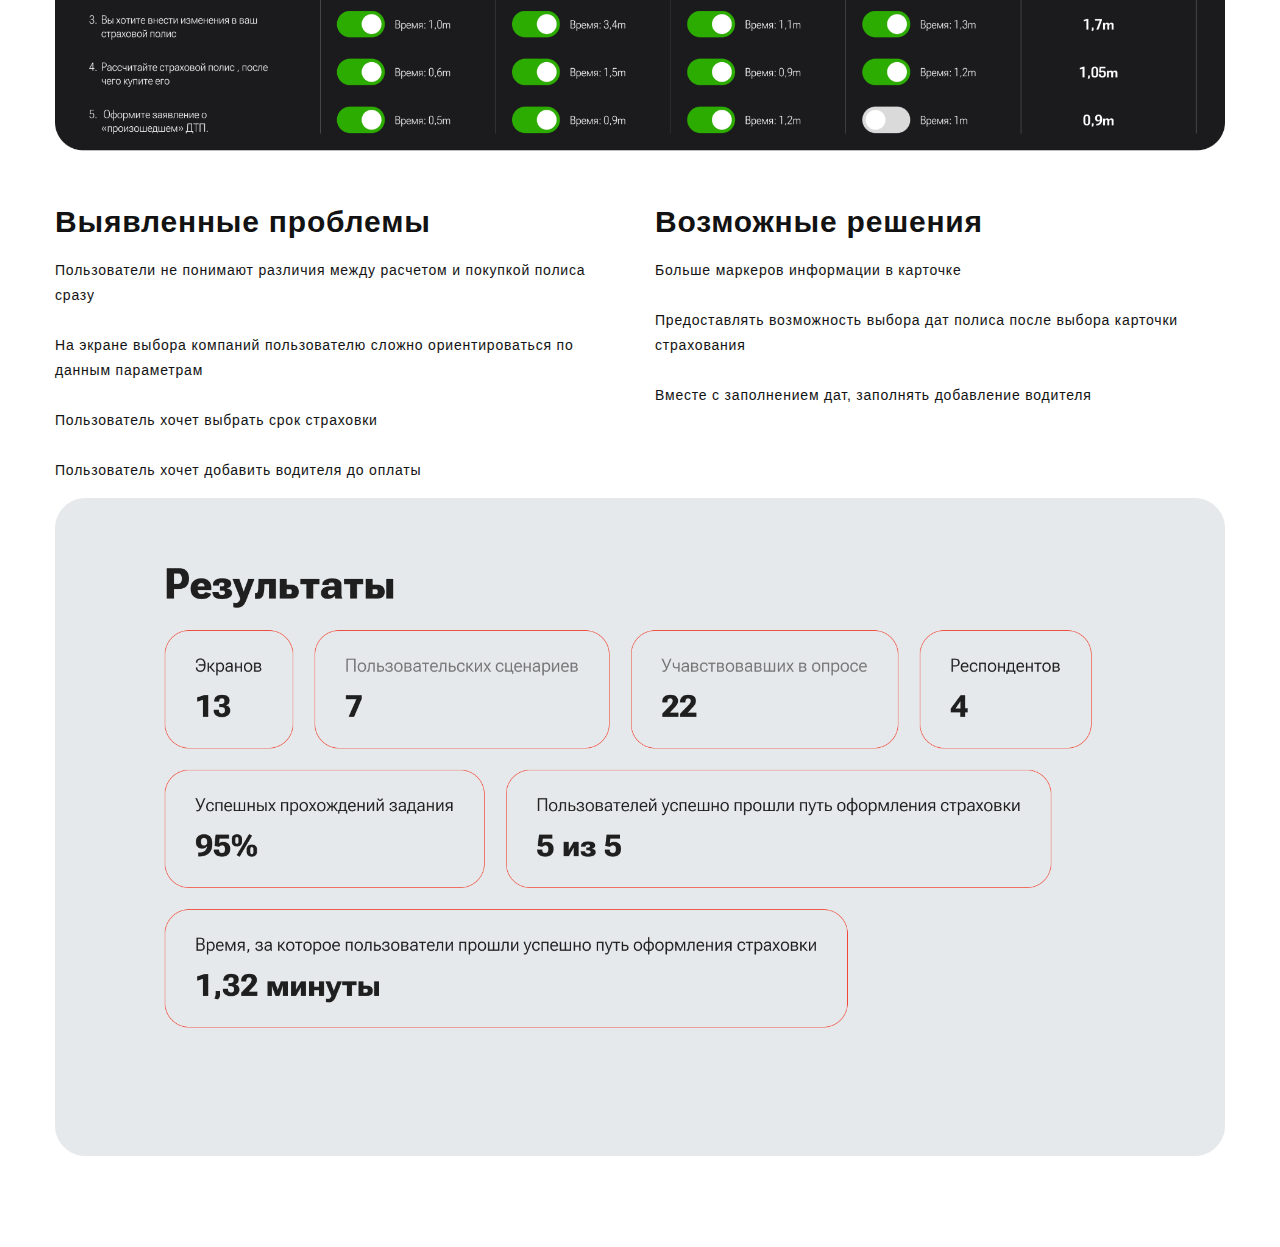
<file: work00.html>
<!DOCTYPE html>
<html lang="en">

<head>
  <meta charset="UTF-8">
  <meta content="IE=edge" http-equiv="X-UA-Compatible">
  <meta content="width=device-width,initial-scale=1" name="viewport">
  <meta content="description" name="description">
  <meta name="google" content="notranslate" />
  <meta content="Mashup templates have been developped by Orson.io team" name="author">

  <!-- Disable tap highlight on IE -->
  <meta name="msapplication-tap-highlight" content="no">
  
  <link rel="apple-touch-icon" sizes="180x180" href="./assets/apple-icon-180x180.png">
  <link href="./assets/apple-icon-180x180.png" rel="icon">

  <title>Автострахование</title>  

<link href="./main.3f6952e4.css" rel="stylesheet"></head>

<body class="">
<div id="site-border-left"></div>
<div id="site-border-right"></div>
<div id="site-border-top"></div>
<div id="site-border-bottom"></div>
<!-- Add your content of header -->
<header>
  <nav class="navbar  navbar-fixed-top navbar-default">
    <div class="container">
        <button type="button" class="navbar-toggle collapsed" data-toggle="collapse" data-target="#navbar-collapse" aria-expanded="false">
          <span class="sr-only">Toggle navigation</span>
          <span class="icon-bar"></span>
          <span class="icon-bar"></span>
          <span class="icon-bar"></span>
        </button>

      <div class="collapse navbar-collapse" id="navbar-collapse">
        <ul class="nav navbar-nav ">
          <li><a href="./index.html" title="">01 : Главная</a></li>
          <li><a href="./works.html" title="">02 : Портфолио</a></li>
          <li><a href="./about.html" title="">03 : Обо мне</a></li>
          <li><a href="./contact.html" title="">04 : CV | Контакты</a></li>
          <!-- <li><a href="./components.html" title="">05 : Components</a></li> -->
        </ul>


          <ul class="nav navbar-nav navbar-right navbar-small visible-md visible-lg">
            <li><a href="./work00.html" title="" class="active">001</a></li>
            <li><a href="./work01.html" title="">002</a></li>
            <li><a href="./work02.html" title="">003</a></li>
            <li><a href="./work03.html" title="">004</a></li>
            <!-- <li><a href="./index.html" title="">004</a></li>
            <li><a href="./index.html" title="">005</a></li>
            <li><a href="./index.html" title="">006</a></li> -->
          </ul>


      </div> 
    </div>
  </nav>
</header>
<div class="section-container">
  <div class="container">
    <div class="row">
      <div class="col-xs-12">      
        <img src="./assets/images/work000-01.jpg" class="img-responsive" alt="">
        <br><br><br>
      </div>
      
      <div class="row">
        <div class="col-xs-12 col-md-6">
          <div class="text-left">
          <h1 class="h2">Обзор</h1>
        </div>
         <p>Автострахование Kaspi.kz это новый сервис для работы со страхованием автомобилей в приложении. У пользователя должна быть возможность быстро и доступно совершить действия страхования.
          <br>
          <br>
         </p> 
        </div>
        <div class="col-xs-12 col-md-6">
          <div class="text-left">
            
            <h1 class="h2">Цели бизнеса</h1>
          </div>
         <p>Увеличение продаж
          <br>
          Сокращение агентов по продажам
          <br>
          Вовлечение в экосистему Kaspi.kz
          <br>
          Комиссия с продажи страховки 10%, потенциал в доходе 4 млрд в год

          </p> 
        </div>
        <br><br><br>
      </div>
      <div class="col-xs-12 mt-30">
        <div class="text-left">
          <h1 class="h2">Дизайн процесс</h1>
          <!-- <h1>Дизайн процесс</h1> -->
        </div>
        <img src="./assets/images/work000-00.png" class="img-responsive" alt="">
        <br><br><br><br>
      </div>
      <div class="text-left">
        <h1>Определение проблемы</h1>
      </div>
      <div class="row">
        <div class="col-xs-12 col-md-6">
          <div class="text-left">
          <h1 class="h2">Онлайн опрос</h1>
          </div>
          <p>Я создала онлайн опрос в Google Forms, для того, чтобы определить с какими трудностями сталкиваются пользователи.
          <br>
          <br>
          Опрос содержал открытые и закрытые вопросы, а также вопросы-фильтры, чтобы работать только с целевой аудиторией.
          </p> 
        </div>
        <div class="col-xs-12 col-md-6">
          <div class="text-left">
            
            <h1 class="h2">Ссылка</h1>
          </div>
          <p>Ссылка на вопросы в данном опросе представлена тут: </p> 
          <button type="submit" class="btn btn-default btn-lg">
            <a target="_blank" href="https://forms.gle/nYT6U6zvrRGhvVH29">Ссылка</a>
          </button>
        </div>
        <br><br><br>
        <div class="col-xs-12">
          <img src="./assets/images/work000-02.png" class="img-responsive" alt="">
        </div>
        <div class="col-xs-12">
          <img src="./assets/images/work000-03.png" class="img-responsive" alt="">
        </div>
        <div class="col-xs-12">
          <img src="./assets/images/work000-04.png" class="img-responsive" alt="">
        </div>
          
          <br><br><br><br>
        
      </div>
      
      <div class="text-left">
        <br><br><br>
        <h1>Изучение темы</h1>
      </div>
      <div class="row">
        <div class="col-xs-12">
          <div class="text-left">
              <h1 class="h2">Шаблон ценностного предложения</h1>
            </div>
          <img src="./assets/images/work000-05.png" class="img-responsive" alt="">
          <br><br>
        </div>
        <div class="col-xs-12">
          <div class="text-left">
              <h1 class="h2">Исследование конкурентов по компаниям</h1>
          </div>
          <img src="./assets/images/work000-06.png" class="img-responsive" alt="">
          <br><br>
        </div>
        <div class="col-xs-12">
          <div class="text-left">
              <h1 class="h2">Исследование конкурентов по категориям</h1>
          </div>
          <img src="./assets/images/work000-07.png" class="img-responsive" alt="">
          <br><br>
        </div>
        <div class="col-xs-12">
          <div class="text-left">
              <h1 class="h2">Пользовательские истории</h1>
          </div>
          <img src="./assets/images/work000-08.png" class="img-responsive" alt="">
        </div>
  
      </div>


      <div class="text-left">
        <br><br><br>
        <h1>Генерация идей</h1>
      </div>
      <div class="row">
        <div class="col-xs-12">
          <div class="text-left">
              <h1 class="h2">Карточная сортировка</h1>
            </div>
          <img src="./assets/images/work000-09.png" class="img-responsive" alt="">
          <br><br>
        </div>
        <div class="col-xs-12">
          <div class="text-left">
              <h1 class="h2">User Flow</h1>
          </div>
          <img src="./assets/images/work000-10.png" class="img-responsive" alt="">
          <br><br>
        </div>
  
      </div>

      <div class="text-left">
        <br><br><br>
        <h1>Разработка дизайна</h1>
      </div>
      <div class="row">
        <div class="col-xs-12">
          <img src="./assets/images/work000-11.png" class="img-responsive" alt="">
          <br>
          <img src="./assets/images/work000-12.png" class="img-responsive" alt="">
          <br>
          <img src="./assets/images/work000-13.png" class="img-responsive" alt="">
          <br>
          <img src="./assets/images/work000-14.png" class="img-responsive" alt="">
          <br>
          <img src="./assets/images/work000-15.png" class="img-responsive" alt="">
          <br>
          <img src="./assets/images/work000-16.png" class="img-responsive" alt="">
          <br>
        </div>
      </div>

      <div class="text-left">
        <br><br><br>
        <h1>Тестирование</h1>
      </div>
      <div class="row">
        <div class="col-xs-12">
          <div class="text-left">
            <h1 class="h2">Usability-тестирование</h1>
          </div>
          <img src="./assets/images/work000-17.png" class="img-responsive" alt="">
          <br>
          
        </div>
      </div>
      <div class="row">
        <div class="col-xs-12 col-md-6">
          <div class="text-left">
          <h1 class="h2">Выявленные проблемы</h1>
          </div>
          <p>Пользователи не понимают различия между расчетом и покупкой полиса сразу
          <br>
          <br>
          На экране выбора компаний пользователю сложно ориентироваться по данным параметрам
          <br>
          <br>
          Пользователь хочет выбрать срок страховки
          <br>
          <br>
          Пользователь хочет добавить водителя до оплаты
          </p> 
        </div>
        <div class="col-xs-12 col-md-6">
          <div class="text-left">
            <h1 class="h2">Возможные решения</h1>
          </div>
          <p>
            Больше маркеров информации в карточке 
          <br>
          <br>
            Предоставлять возможность выбора дат полиса после выбора карточки страхования
          <br>
          <br>
            Вместе с заполнением дат, заполнять добавление водителя
          </p>
        </div>

        <br><br><br>
        <div class="col-xs-12">
          <img src="./assets/images/work000-19.png" class="img-responsive" alt="">
        </div>
        
          
          <br><br><br><br>
        
      </div>
    </div>
  </div>
</div>


<footer class="footer-container text-center">
  <div class="container">
    <div class="row">
      <div class="col-xs-12">
        <!-- <p>© UNTITLED | Website created with <a href="http://www.mashup-template.com/" title="Create website with free html template">Mashup Template</a>/<a href="https://www.unsplash.com/" title="Beautiful Free Images">Unsplash</a></p> -->
      </div>
    </div>
  </div>
</footer>

<script>
  document.addEventListener("DOMContentLoaded", function (event) {
     navActivePage();
  });
</script>

<!-- Google Analytics: change UA-XXXXX-X to be your site's ID 

<script>
  (function (i, s, o, g, r, a, m) {
    i['GoogleAnalyticsObject'] = r; i[r] = i[r] || function () {
      (i[r].q = i[r].q || []).push(arguments)
    }, i[r].l = 1 * new Date(); a = s.createElement(o),
      m = s.getElementsByTagName(o)[0]; a.async = 1; a.src = g; m.parentNode.insertBefore(a, m)
  })(window, document, 'script', '//www.google-analytics.com/analytics.js', 'ga');
  ga('create', 'UA-XXXXX-X', 'auto');
  ga('send', 'pageview');
</script>

--> <script type="text/javascript" src="./main.70a66962.js"></script></body>

</html>
</file>
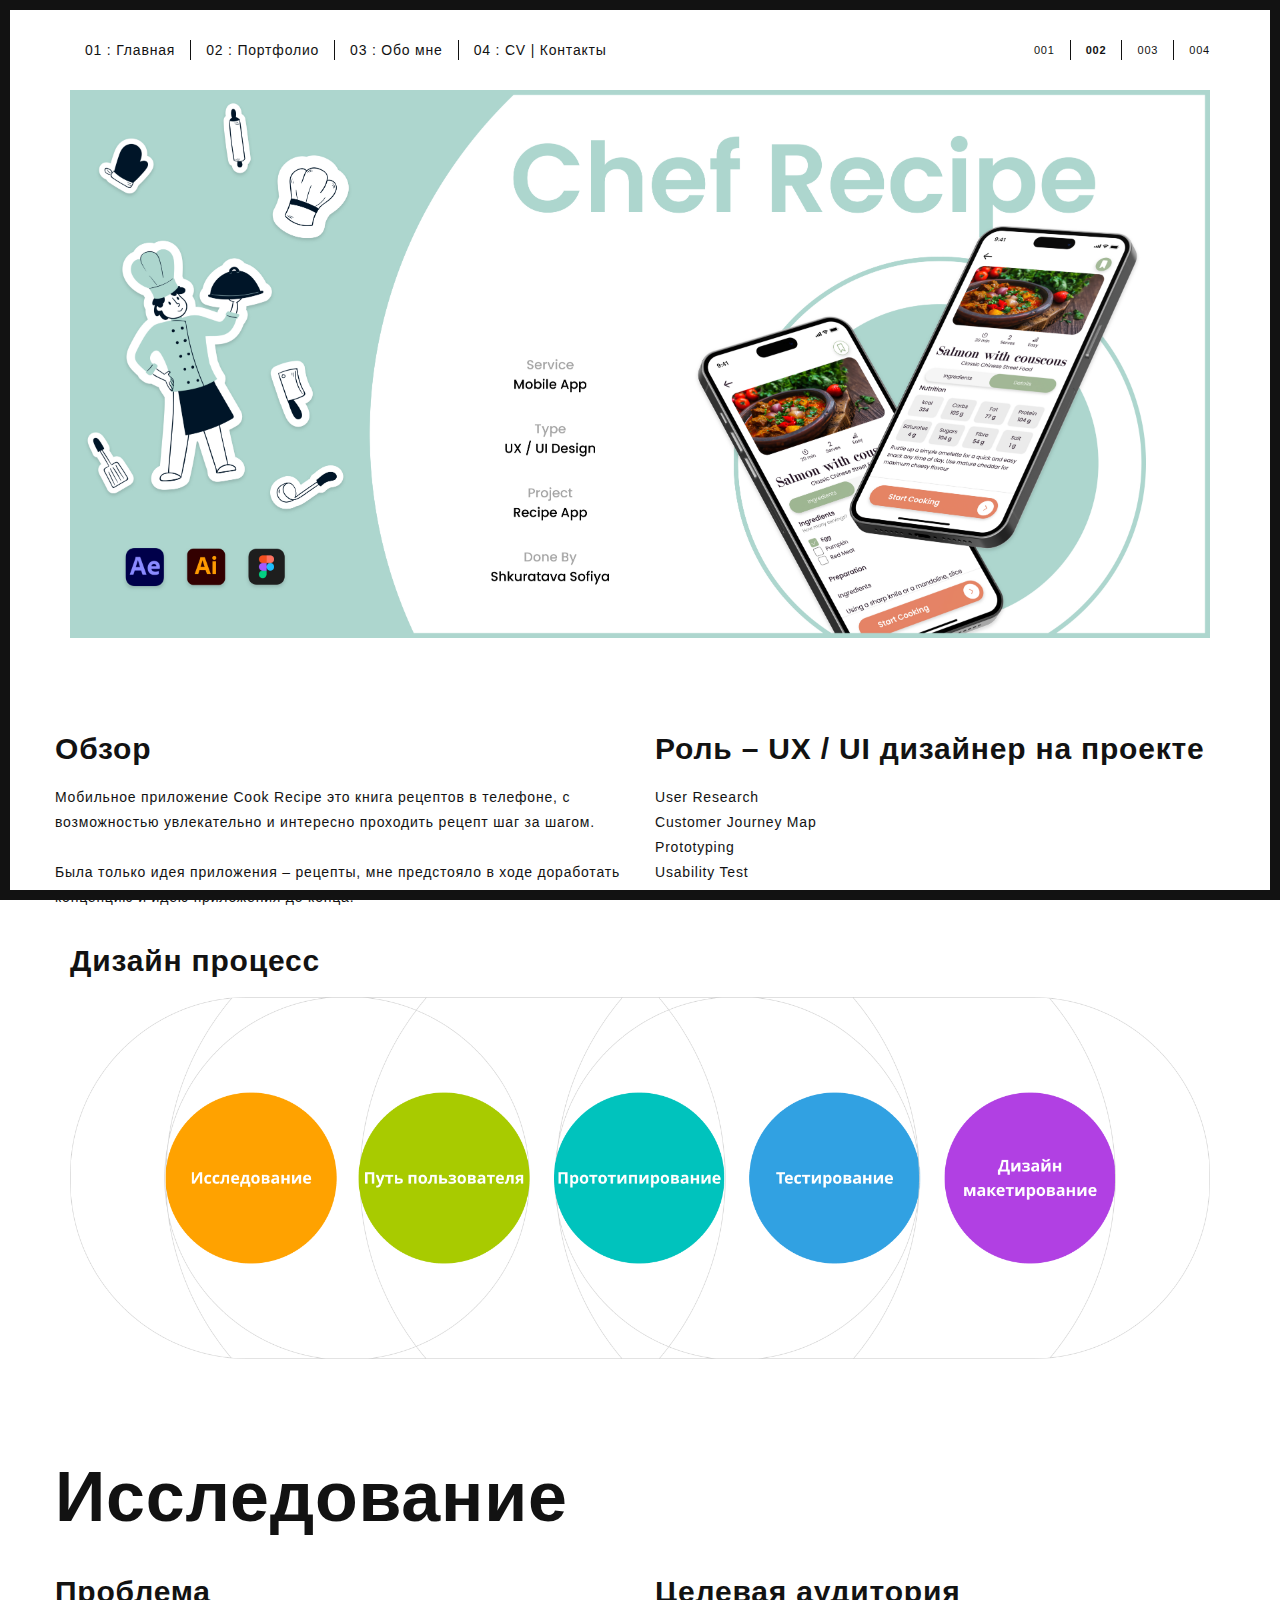
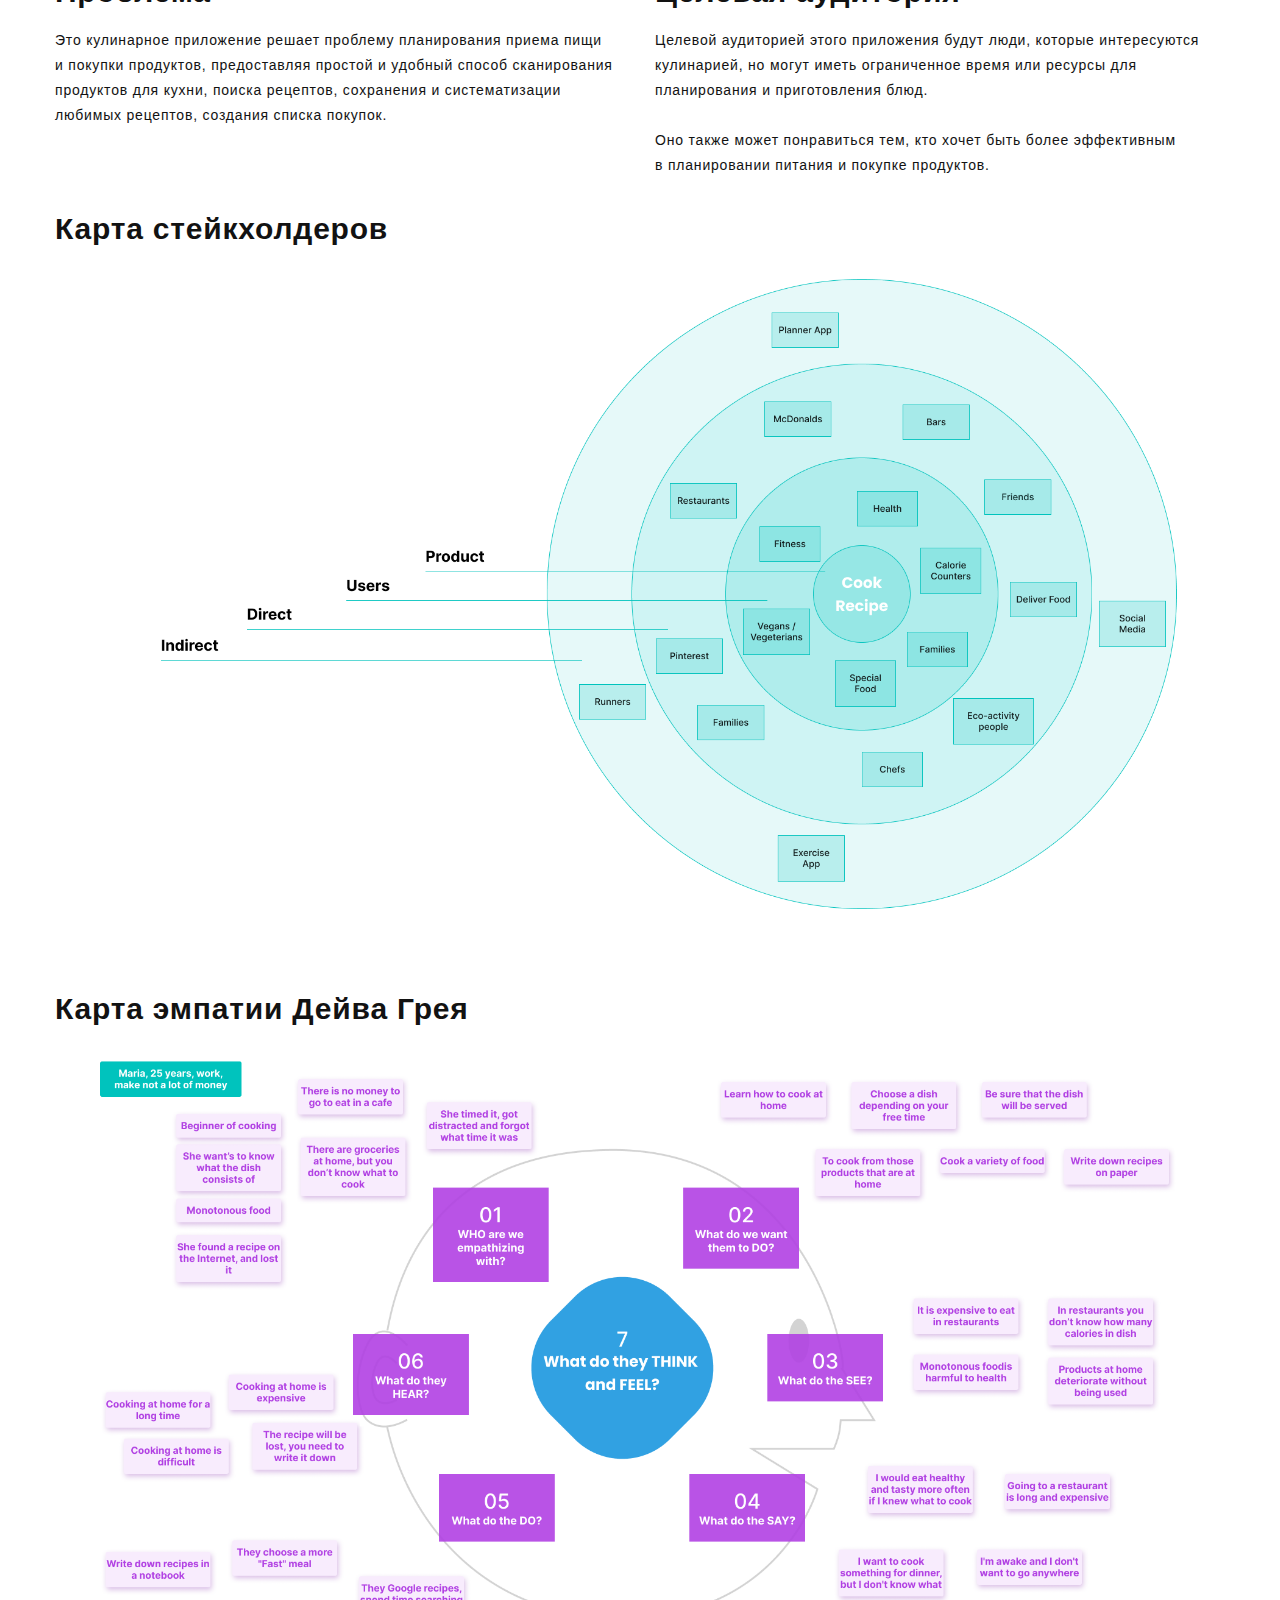
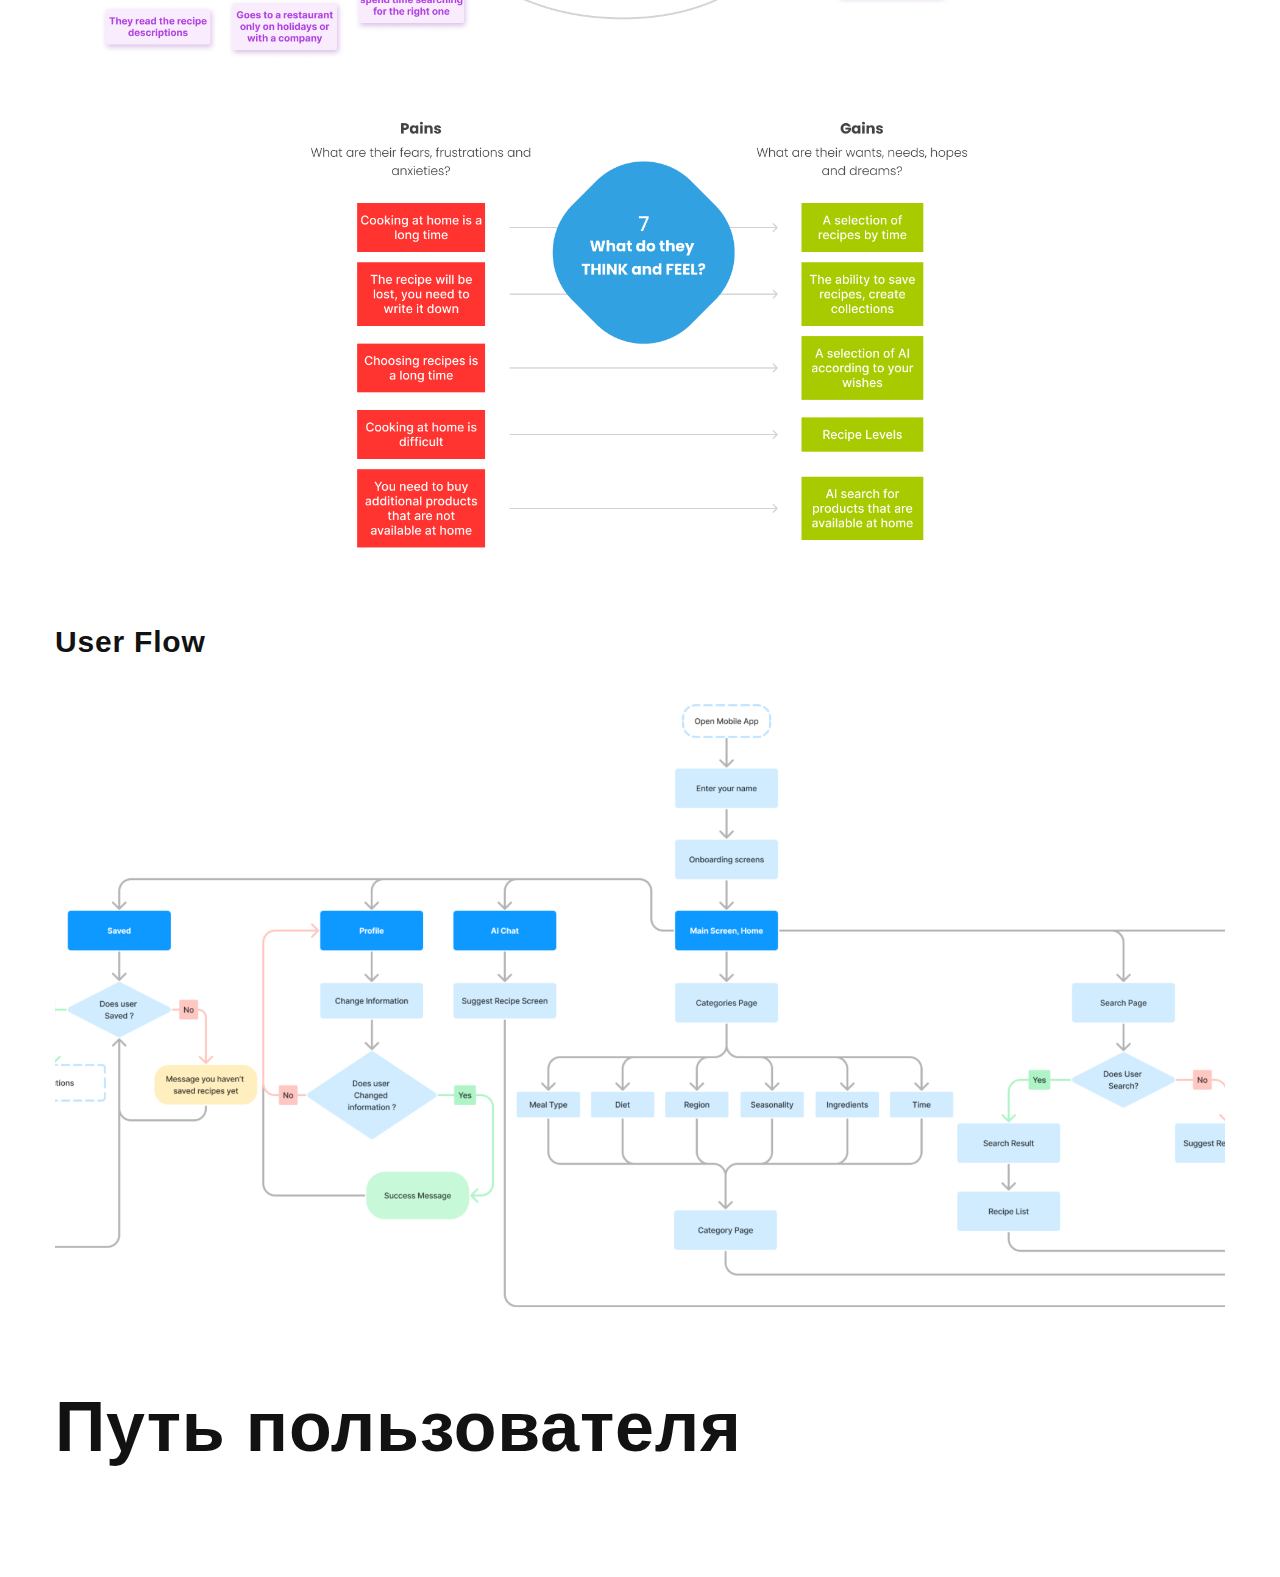
<file: work01.html>
<!DOCTYPE html>
<html lang="en">

<head>
  <meta charset="UTF-8">
  <meta content="IE=edge" http-equiv="X-UA-Compatible">
  <meta content="width=device-width,initial-scale=1" name="viewport">
  <meta content="description" name="description">
  <meta name="google" content="notranslate" />
  <meta content="Mashup templates have been developped by Orson.io team" name="author">

  <!-- Disable tap highlight on IE -->
  <meta name="msapplication-tap-highlight" content="no">
  
  <link rel="apple-touch-icon" sizes="180x180" href="./assets/apple-icon-180x180.png">
  <link href="./assets/apple-icon-180x180.png" rel="icon">

  <title>Cook Recipe</title>  

<link href="./main.3f6952e4.css" rel="stylesheet"></head>

<body class="">
<div id="site-border-left"></div>
<div id="site-border-right"></div>
<div id="site-border-top"></div>
<div id="site-border-bottom"></div>
<!-- Add your content of header -->
<header>
  <nav class="navbar  navbar-fixed-top navbar-default">
    <div class="container">
        <button type="button" class="navbar-toggle collapsed" data-toggle="collapse" data-target="#navbar-collapse" aria-expanded="false">
          <span class="sr-only">Toggle navigation</span>
          <span class="icon-bar"></span>
          <span class="icon-bar"></span>
          <span class="icon-bar"></span>
        </button>

      <div class="collapse navbar-collapse" id="navbar-collapse">
        <ul class="nav navbar-nav ">
          <li><a href="./index.html" title="">01 : Главная</a></li>
          <li><a href="./works.html" title="">02 : Портфолио</a></li>
          <li><a href="./about.html" title="">03 : Обо мне</a></li>
          <li><a href="./contact.html" title="">04 : CV | Контакты</a></li>
          <!-- <li><a href="./components.html" title="">05 : Components</a></li> -->
        </ul>


          <ul class="nav navbar-nav navbar-right navbar-small visible-md visible-lg">
            <li><a href="./work00.html" title="" >001</a></li>
            <li><a href="./work01.html" title="" class="active">002</a></li>
            <li><a href="./work02.html" title="">003</a></li>
            <li><a href="./work03.html" title="">004</a></li>
            <!-- <li><a href="./index.html" title="">004</a></li>
            <li><a href="./index.html" title="">005</a></li>
            <li><a href="./index.html" title="">006</a></li> -->
          </ul>


      </div> 
    </div>
  </nav>
</header>
<div class="section-container">
  <div class="container">
    <div class="row">
      <div class="col-xs-12">      
        <img src="./assets/images/work001-01.jpg" class="img-responsive" alt="">
        <br><br><br>
      </div>
      
      <div class="row">
        <div class="col-xs-12 col-md-6">
          <div class="text-left">
          <h1 class="h2">Обзор</h1>
        </div>
         <p>Мобильное приложение Cook Recipe это книга рецептов в телефоне, с возможностью увлекательно и интересно проходить рецепт шаг за шагом.
          <br>
          <br>
          Была только идея приложения – рецепты, мне предстояло в ходе доработать концепцию и идею приложения до конца.
         </p> 
        </div>
        <div class="col-xs-12 col-md-6">
          <div class="text-left">
            
            <h1 class="h2">Роль – UX / UI дизайнер на проекте</h1>
          </div>
         <p>
          User Research
          <br>
          Customer Journey Map
          <br>
          Prototyping
          <br>
          Usability Test

          </p> 
        </div>
        <br><br>
        
      </div>


      <div class="col-xs-12">
        <div class="text-left">
          
          <h1 class="h2">Дизайн процесс</h1>
        </div>
        <img src="./assets/images/work001-00.png" class="img-responsive" alt="">
        <br><br><br><br>
      </div>
      <div class="text-left">
        <h1>Исследование</h1>
      </div>
      <div class="row">
        <div class="col-xs-12 col-md-6">
          <div class="text-left">
          <h1 class="h2">Проблема</h1>
        </div>
         <p>
          Это кулинарное приложение решает проблему планирования приема пищи и покупки продуктов, предоставляя простой и удобный способ сканирования продуктов для кухни, поиска рецептов, сохранения и систематизации любимых рецептов, создания списка покупок.
          <br>
          <br>
         
          </p> 
        </div>
        <div class="col-xs-12 col-md-6">
          <div class="text-left">
            <h1 class="h2">Целевая аудитория</h1>
          </div>
         <p>
          Целевой аудиторией этого приложения будут люди, которые интересуются кулинарией, но могут иметь ограниченное время или ресурсы для планирования и приготовления блюд. 
          <br><br>
          Оно также может понравиться тем, кто хочет быть более эффективным в планировании питания и покупке продуктов.
         </p> 
        </div>
        <br><br><br>
      </div>
      
      <div class="row">
        <div class="col-xs-12">
          <div class="text-left">
              <h1 class="h2">Карта стейкхолдеров</h1>
            </div>
          <img src="./assets/images/work001-03.png" class="img-responsive" alt="">
          <br><br>
        </div>
        <div class="col-xs-12">
          <div class="text-left">
              <h1 class="h2">Карта эмпатии Дейва Грея</h1>
          </div>
          <img src="./assets/images/work001-04.png" class="img-responsive" alt="">
          <img src="./assets/images/work001-05.png" class="img-responsive" alt="">
          <br><br>
        </div>
        <div class="col-xs-12">
          <div class="text-left">
              <h1 class="h2">User Flow</h1>
          </div>
          <img src="./assets/images/work001-06.png" class="img-responsive" alt="">
          <br><br>
        </div>
        </div>

        <div class="text-left">
          <h1>Путь пользователя</h1>
        </div>
    </div>
  </div>
</div>


<footer class="footer-container text-center">
  <div class="container">
    <div class="row">
      <div class="col-xs-12">
        <!-- <p>© UNTITLED | Website created with <a href="http://www.mashup-template.com/" title="Create website with free html template">Mashup Template</a>/<a href="https://www.unsplash.com/" title="Beautiful Free Images">Unsplash</a></p> -->
      </div>
    </div>
  </div>
</footer>

<script>
  document.addEventListener("DOMContentLoaded", function (event) {
     navActivePage();
  });
</script>

<!-- Google Analytics: change UA-XXXXX-X to be your site's ID 

<script>
  (function (i, s, o, g, r, a, m) {
    i['GoogleAnalyticsObject'] = r; i[r] = i[r] || function () {
      (i[r].q = i[r].q || []).push(arguments)
    }, i[r].l = 1 * new Date(); a = s.createElement(o),
      m = s.getElementsByTagName(o)[0]; a.async = 1; a.src = g; m.parentNode.insertBefore(a, m)
  })(window, document, 'script', '//www.google-analytics.com/analytics.js', 'ga');
  ga('create', 'UA-XXXXX-X', 'auto');
  ga('send', 'pageview');
</script>

--> <script type="text/javascript" src="./main.70a66962.js"></script></body>

</html>
</file>
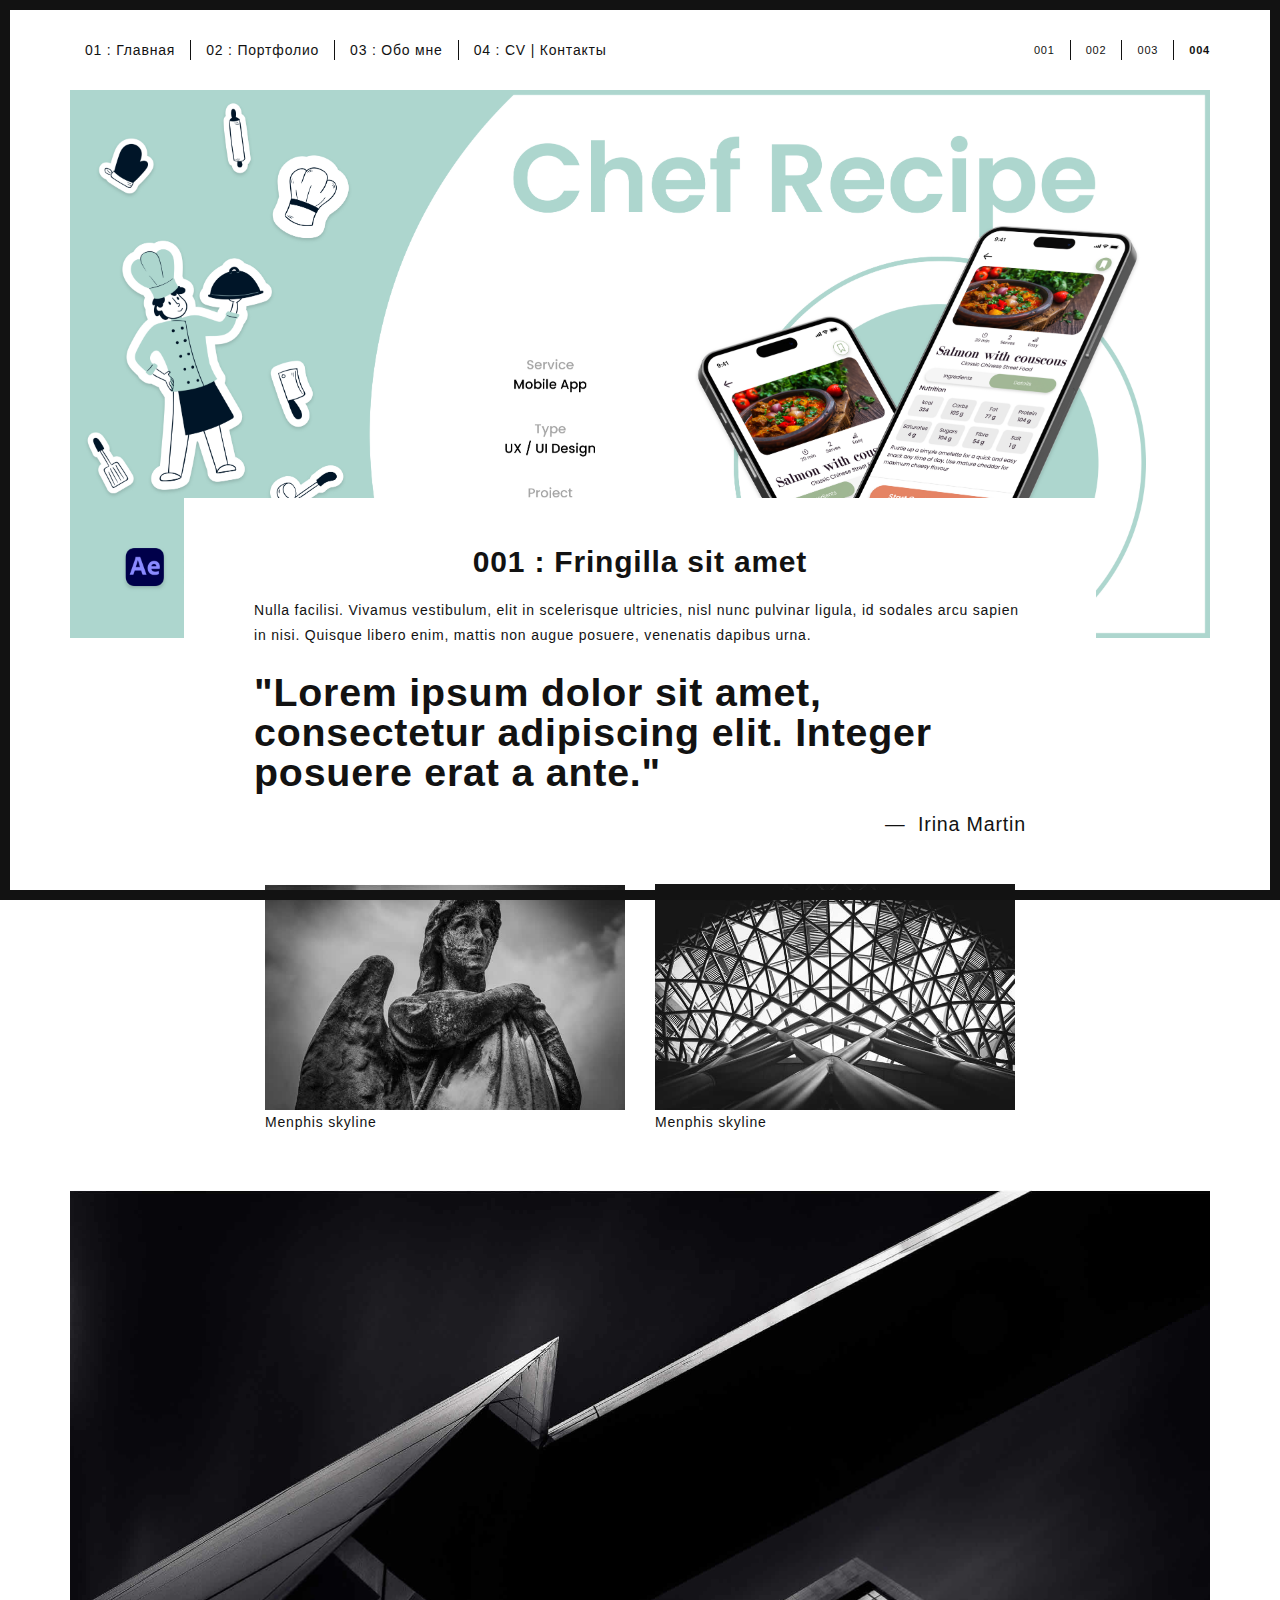
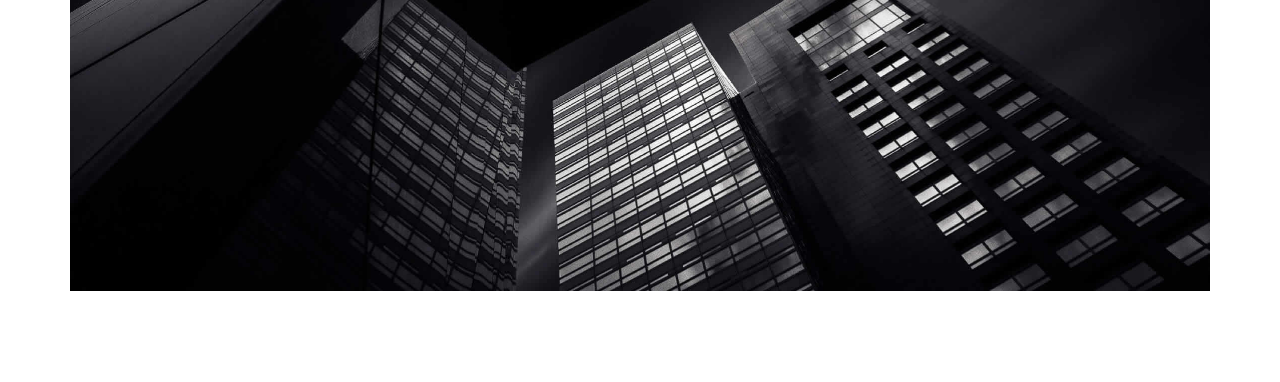
<file: work03.html>
<!DOCTYPE html>
<html lang="en">

<head>
  <meta charset="UTF-8">
  <meta content="IE=edge" http-equiv="X-UA-Compatible">
  <meta content="width=device-width,initial-scale=1" name="viewport">
  <meta content="description" name="description">
  <meta name="google" content="notranslate" />
  <meta content="Mashup templates have been developped by Orson.io team" name="author">

  <!-- Disable tap highlight on IE -->
  <meta name="msapplication-tap-highlight" content="no">
  
  <link rel="apple-touch-icon" sizes="180x180" href="./assets/apple-icon-180x180.png">
  <link href="./assets/apple-icon-180x180.png" rel="icon">

  <title>Title page</title>  

<link href="./main.3f6952e4.css" rel="stylesheet"></head>

<body class="">
<div id="site-border-left"></div>
<div id="site-border-right"></div>
<div id="site-border-top"></div>
<div id="site-border-bottom"></div>
<!-- Add your content of header -->
<header>
  <nav class="navbar  navbar-fixed-top navbar-default">
    <div class="container">
        <button type="button" class="navbar-toggle collapsed" data-toggle="collapse" data-target="#navbar-collapse" aria-expanded="false">
          <span class="sr-only">Toggle navigation</span>
          <span class="icon-bar"></span>
          <span class="icon-bar"></span>
          <span class="icon-bar"></span>
        </button>

      <div class="collapse navbar-collapse" id="navbar-collapse">
        <ul class="nav navbar-nav ">
          <li><a href="./index.html" title="">01 : Главная</a></li>
          <li><a href="./works.html" title="">02 : Портфолио</a></li>
          <li><a href="./about.html" title="">03 : Обо мне</a></li>
          <li><a href="./contact.html" title="">04 : CV | Контакты</a></li>
          <!-- <li><a href="./components.html" title="">05 : Components</a></li> -->
        </ul>


          <ul class="nav navbar-nav navbar-right navbar-small visible-md visible-lg">
            <li><a href="./work01.html" title="" >001</a></li>
            <li><a href="./work01.html" title="" >002</a></li>
            <li><a href="./work02.html" title="" >003</a></li>
            <li><a href="./work03.html" title="" class="active">004</a></li>
            <!-- <li><a href="./index.html" title="">004</a></li>
            <li><a href="./index.html" title="">005</a></li>
            <li><a href="./index.html" title="">006</a></li> -->
          </ul>


      </div> 
    </div>
  </nav>
</header>
<div class="section-container">
  <div class="container">
    <div class="row">
      <div class="col-xs-12">
        <img src="./assets/images/work001-01.jpg" class="img-responsive" alt="">
        <div class="card-container">
          <div class="text-center">
            <h1 class="h2">001 : Fringilla sit amet</h1>
          </div>
          <p>Nulla facilisi. Vivamus vestibulum, elit in scelerisque ultricies, nisl nunc pulvinar ligula, id sodales arcu sapien in nisi. Quisque libero enim, mattis non augue posuere, venenatis dapibus urna.</p>

          <blockquote>
            <p>"Lorem ipsum dolor sit amet, consectetur adipiscing elit. Integer posuere erat a ante."</p>
            <small class="pull-right">Irina Martin</small>
          </blockquote>
        </div>
      </div>

      
      
      <div class="col-md-8 col-md-offset-2 section-container-spacer">
        <div class="row">
          <div class="col-xs-12 col-md-6">
            <img src="./assets/images/work001-02.jpg" class="img-responsive" alt="">
            <p>Menphis skyline</p>
          </div>
          <div class="col-xs-12 col-md-6">
            <img src="./assets/images/work001-03.jpg" class="img-responsive" alt="">
            <p>Menphis skyline</p>
          </div>
        </div>
      </div>

      <div class="col-xs-12">
        <img src="./assets/images/work001-04.jpg" class="img-responsive" alt="">
      </div>

    </div>
  </div>
</div>


<footer class="footer-container text-center">
  <div class="container">
    <div class="row">
      <div class="col-xs-12">
        <!-- <p>© UNTITLED | Website created with <a href="http://www.mashup-template.com/" title="Create website with free html template">Mashup Template</a>/<a href="https://www.unsplash.com/" title="Beautiful Free Images">Unsplash</a></p> -->
      </div>
    </div>
  </div>
</footer>

<script>
  document.addEventListener("DOMContentLoaded", function (event) {
     navActivePage();
  });
</script>

<!-- Google Analytics: change UA-XXXXX-X to be your site's ID 

<script>
  (function (i, s, o, g, r, a, m) {
    i['GoogleAnalyticsObject'] = r; i[r] = i[r] || function () {
      (i[r].q = i[r].q || []).push(arguments)
    }, i[r].l = 1 * new Date(); a = s.createElement(o),
      m = s.getElementsByTagName(o)[0]; a.async = 1; a.src = g; m.parentNode.insertBefore(a, m)
  })(window, document, 'script', '//www.google-analytics.com/analytics.js', 'ga');
  ga('create', 'UA-XXXXX-X', 'auto');
  ga('send', 'pageview');
</script>

--> <script type="text/javascript" src="./main.70a66962.js"></script></body>

</html>
</file>
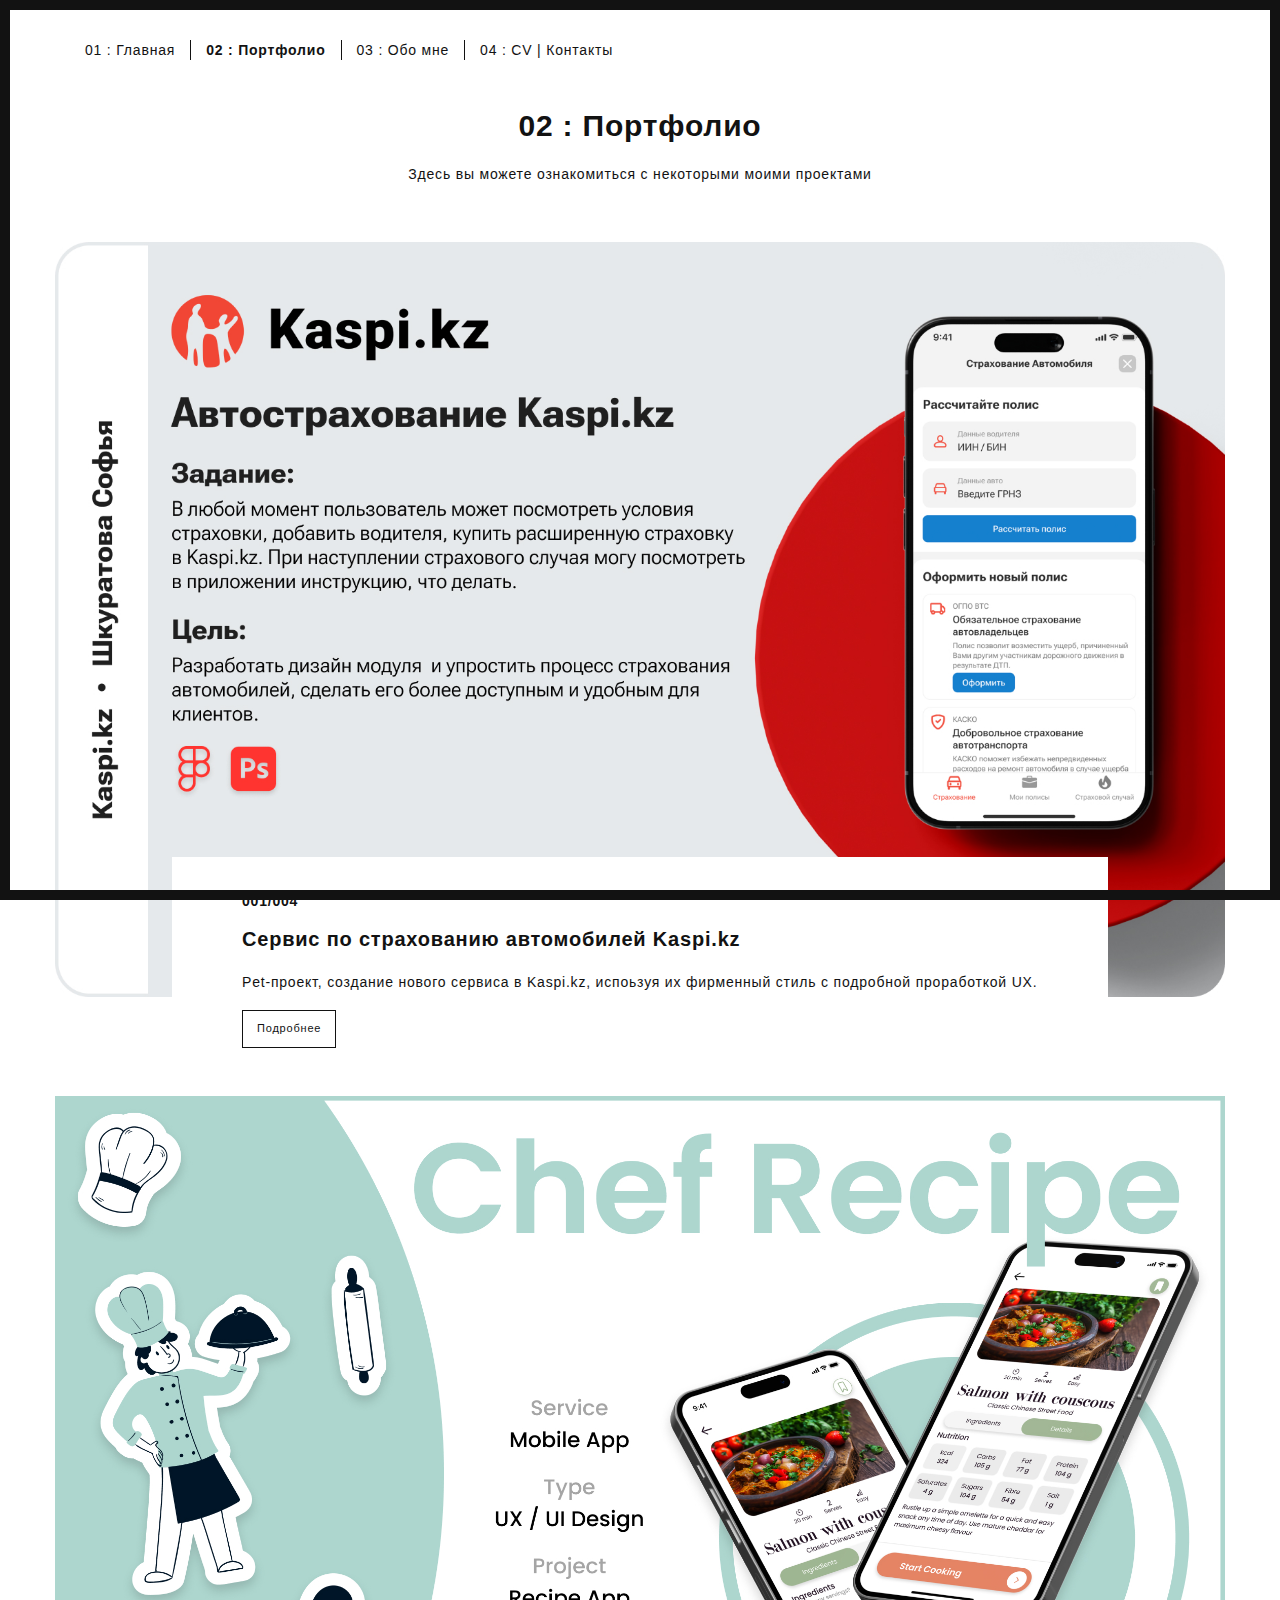
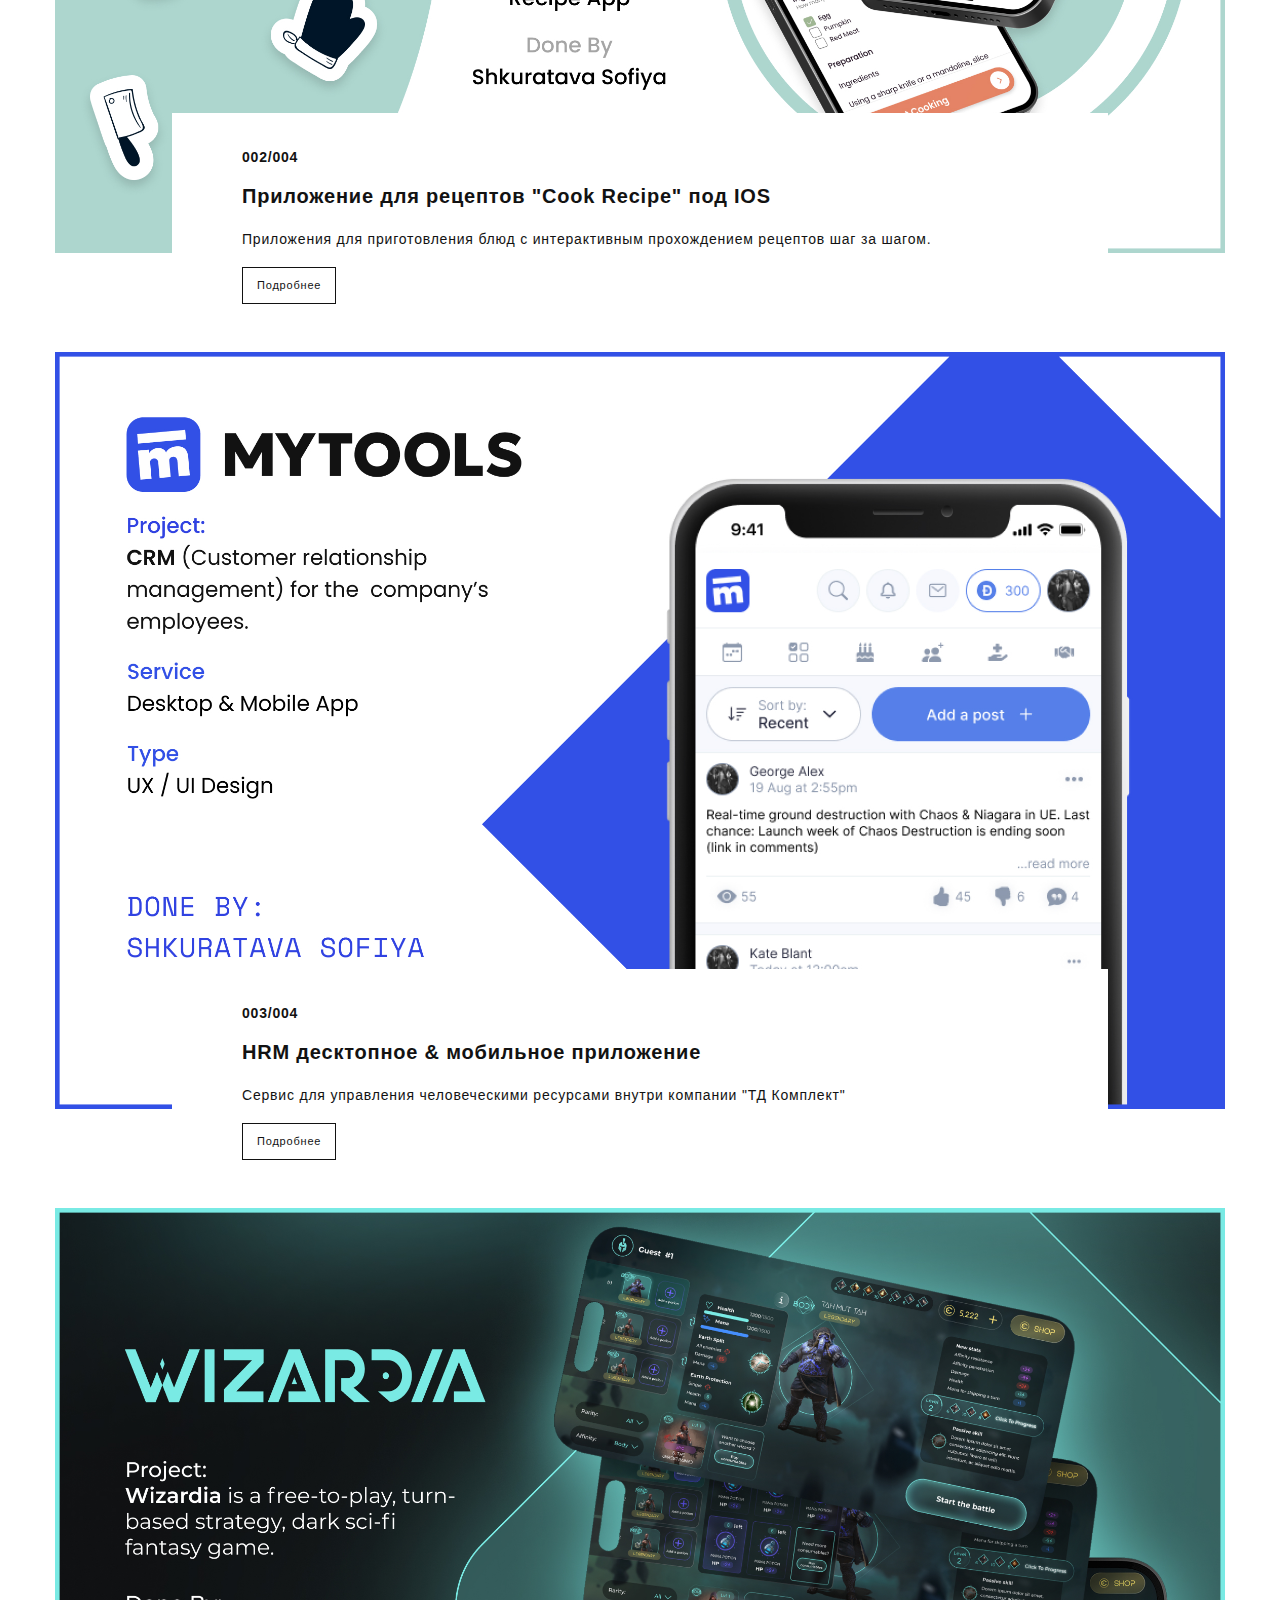
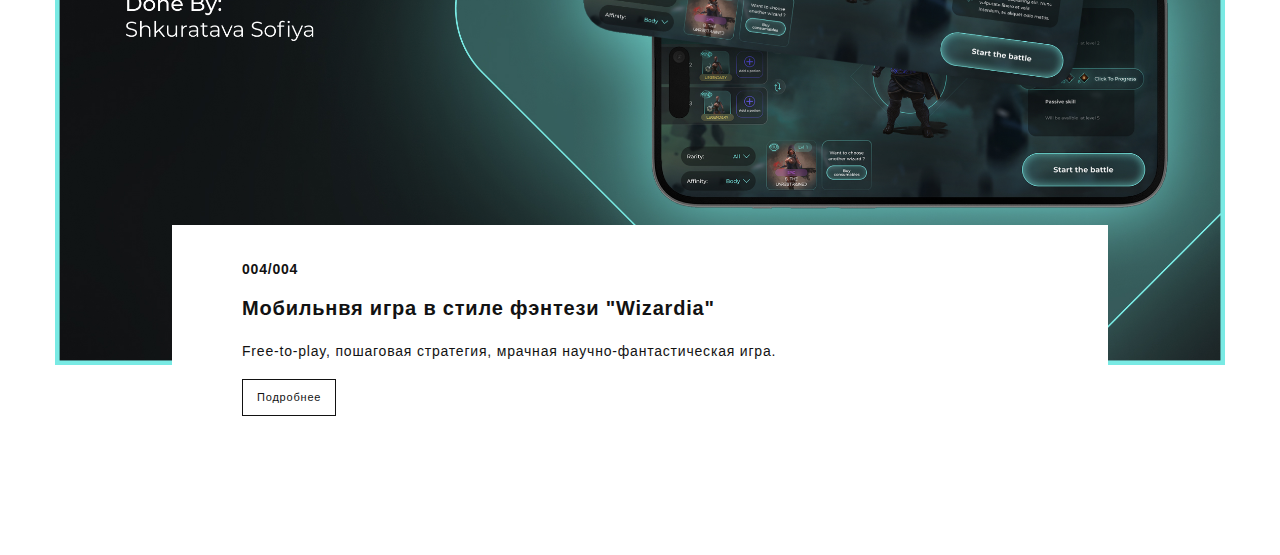
<file: works.html>
<!DOCTYPE html>
<html lang="en">

<head>
  <meta charset="UTF-8">
  <meta content="IE=edge" http-equiv="X-UA-Compatible">
  <meta content="width=device-width,initial-scale=1" name="viewport">
  <meta content="description" name="description">
  <meta name="google" content="notranslate" />
  <meta content="Mashup templates have been developped by Orson.io team" name="author">

  <!-- Disable tap highlight on IE -->
  <meta name="msapplication-tap-highlight" content="no">
  
  <link rel="apple-touch-icon" sizes="180x180" href="./assets/apple-icon-180x180.png">
  <link href="./assets/apple-icon-180x180.png" rel="icon">

  <title>Works</title>  

<link href="./main.3f6952e4.css" rel="stylesheet"></head>

<body class="">
<div id="site-border-left"></div>
<div id="site-border-right"></div>
<div id="site-border-top"></div>
<div id="site-border-bottom"></div>
 <!-- Add your content of header -->
<header>
  <nav class="navbar  navbar-fixed-top navbar-default">
    <div class="container">
        <button type="button" class="navbar-toggle collapsed" data-toggle="collapse" data-target="#navbar-collapse" aria-expanded="false">
          <span class="sr-only">Toggle navigation</span>
          <span class="icon-bar"></span>
          <span class="icon-bar"></span>
          <span class="icon-bar"></span>
        </button>

      <div class="collapse navbar-collapse" id="navbar-collapse">
        <ul class="nav navbar-nav ">
          <li><a href="./index.html" title="">01 : Главная</a></li>
          <li><a href="./works.html" title="">02 : Портфолио</a></li>
          <li><a href="./about.html" title="">03 : Обо мне</a></li>
          <li><a href="./contact.html" title="">04 : CV | Контакты</a></li>
        </ul>


      </div> 
    </div>
  </nav>
</header>

<div class="section-container">
  <div class="container">
    <div class="row">
      
      <div class="col-sm-8 col-sm-offset-2 section-container-spacer">
        <div class="text-center">
          <h1 class="h2">02 : Портфолио</h1>
          <p>Здесь вы можете ознакомиться с некоторыми моими проектами</p>
        </div>
      </div>

      <div class="col-md-12">
            <div class="item active">
              <div class="row">
                <div class="col-sm-18">
                  <a href="./work00.html" title="" class="black-image-project-hover">
                    <img src="./assets/images/work00-hover.jpg" alt="" class="img-responsive">
                  </a>
                  <div class="card-container card-container-lg">
                    <h4>001/004</h4>
                    <h3>Сервис по страхованию автомобилей Kaspi.kz</h3>
                    <p>Pet-проект, создание нового сервиса в Kaspi.kz, испоьзуя их фирменный стиль с подробной проработкой UX.</p>
                    <a href="./work00.html" title="" class="btn btn-default">Подробнее</a>
                  </div>
                </div>      
              </div>
              <div class="row">
                <div class="col-sm-18">
                  <a href="./work01.html" title="" class="black-image-project-hover">
                    <img src="./assets/images/work01-hover.jpg" alt="" class="img-responsive">
                  </a>
                  <div class="card-container card-container-lg">
                    <h4>002/004</h4>
                    <h3>Приложение для рецептов "Cook Recipe" под IOS</h3>
                    <p>Приложения для приготовления блюд с интерактивным прохождением рецептов шаг за шагом.</p>
                    <a href="./work01.html" title="" class="btn btn-default">Подробнее</a>
                  </div>
                </div>      
              </div>
              <div class="row">
                <div class="col-sm-18">
                  <a href="./work02.html" title="" class="black-image-project-hover">
                    <img src="./assets/images/work02-hover.jpg" alt="" class="img-responsive">
                  </a>
                  <div class="card-container card-container-lg">
                    <h4>003/004</h4>
                    <h3>HRM десктопное & мобильное приложение</h3>
                    <p>Сервис для управления человеческими ресурсами внутри компании "ТД Комплект"</p>
                    <a href="./work02.html" title="" class="btn btn-default">Подробнее</a>
                  </div>
                </div>
              </div>
              <div class="row">
                <div class="col-sm-18">
                  <a href="./work03.html" title="" class="black-image-project-hover">
                    <img src="./assets/images/work03-hover.jpg" alt="" class="img-responsive">
                  </a>
                  <div class="card-container card-container-lg">
                    <h4>004/004</h4>
                    <h3>Мобильнвя игра в стиле фэнтези "Wizardia"</h3>
                    <p>Free-to-play, пошаговая стратегия, мрачная научно-фантастическая игра.</p>
                    <a href="./work03.html" title="" class="btn btn-default">Подробнее</a>
                  </div>
                </div>
              </div>
            </div>
            
            <!-- <div class="item">
                <div class="row">
                  <div class="col-sm-4">
                    <a href="./work.html" class="black-image-project-hover">
                      <img src="./assets/images/work02-hover.jpg" alt="Image" class="img-responsive">
                    </a>
                    <div class="card-container">
                      <h4>004/006</h4>
                      <h3>Nulla scelerisque</h3>
                      <p>Proin pharetra metus id iaculis dignissim. In aliquet lorem ut ex ullamcorper.</p>
                      <a href="./work.html" class="btn btn-default">Open the project</a>
                    </div>
                  </div>
                   <div class="col-sm-4">
                      <a href="./work.html" class="black-image-project-hover">
                        <img src="./assets/images/work01-hover.jpg" alt="Image" class="img-responsive">
                      </a>
                      <div class="card-container">
                        <h4>005/006</h4>
                        <h3>Fringilla sit amet</h3>
                        <p>Nulla facilisi. Vivamus vestibulum, elit in scelerisque ultricies.</p>
                        <a href="./work.html" class="btn btn-default">Open the project</a>
                      </div>
                    </div>
                    
                    <div class="col-sm-4">
                      <a href="./work.html" class="black-image-project-hover">
                        <img src="./assets/images/work03-hover.jpg" alt="Image" class="img-responsive">
                      </a>
                      <div class="card-container">
                        <h4>006/006</h4>
                        <h3>Vivamus vestibulum</h3>
                        <p>Fusce sed hendrerit augue, a rhoncus velit. In non lorem mattis, tempor sem sit amet.</p>
                        <a href="./work.html" class="btn btn-default">Open the project</a>
                      </div>
                    </div>
                    
                  </div>
              </div> -->

    </div>



    </div>
  </div>
</div>


<footer class="footer-container text-center">
  <div class="container">
    <div class="row">
      <div class="col-xs-12">
        <!-- <p>© UNTITLED | Website created with <a href="http://www.mashup-template.com/" title="Create website with free html template">Mashup Template</a>/<a href="https://www.unsplash.com/" title="Beautiful Free Images">Unsplash</a></p> -->
      </div>
    </div>
  </div>
</footer>

<script>
  document.addEventListener("DOMContentLoaded", function (event) {
     navActivePage();
  });
</script>

<!-- Google Analytics: change UA-XXXXX-X to be your site's ID 

<script>
  (function (i, s, o, g, r, a, m) {
    i['GoogleAnalyticsObject'] = r; i[r] = i[r] || function () {
      (i[r].q = i[r].q || []).push(arguments)
    }, i[r].l = 1 * new Date(); a = s.createElement(o),
      m = s.getElementsByTagName(o)[0]; a.async = 1; a.src = g; m.parentNode.insertBefore(a, m)
  })(window, document, 'script', '//www.google-analytics.com/analytics.js', 'ga');
  ga('create', 'UA-XXXXX-X', 'auto');
  ga('send', 'pageview');
</script>

--> <script type="text/javascript" src="./main.70a66962.js"></script></body>

</html>
</file>
<file: main.3f6952e4.css>
@import url(https://fonts.googleapis.com/css?family=Roboto:900|Roboto+Mono:300,400,700);@import url(https://maxcdn.bootstrapcdn.com/font-awesome/4.7.0/css/font-awesome.min.css);/*!
 * Bootstrap v3.3.7 (http://getbootstrap.com)
 * Copyright 2011-2016 Twitter, Inc.
 * Licensed under MIT (https://github.com/twbs/bootstrap/blob/master/LICENSE)
 */
/*! normalize.css v3.0.3 | MIT License | github.com/necolas/normalize.css */html{font-family:sans-serif;-ms-text-size-adjust:100%;-webkit-text-size-adjust:100%}body{margin:0}article,aside,details,figcaption,figure,footer,header,hgroup,main,menu,nav,section,summary{display:block}audio,canvas,progress,video{display:inline-block;vertical-align:baseline}audio:not([controls]){display:none;height:0}[hidden],template{display:none}a{background-color:transparent}a:active,a:hover{outline:0}abbr[title]{border-bottom:1px dotted}b,strong{font-weight:700}dfn{font-style:italic}h1{font-size:2em;margin:.67em 0}mark{background:#ff0;color:#121212}small{font-size:80%}sub,sup{font-size:75%;line-height:0;position:relative;vertical-align:baseline}sup{top:-.5em}sub{bottom:-.25em}img{border:0}svg:not(:root){overflow:hidden}figure{margin:1em 40px}hr{box-sizing:content-box;height:0}pre{overflow:auto}code,kbd,pre,samp{font-family:monospace,monospace;font-size:1em}button,input,optgroup,select,textarea{color:inherit;font:inherit;margin:0}button{overflow:visible}button,select{text-transform:none}button,html input[type=button],input[type=reset],input[type=submit]{-webkit-appearance:button;cursor:pointer}button[disabled],html input[disabled]{cursor:default}button::-moz-focus-inner,input::-moz-focus-inner{border:0;padding:0}input{line-height:normal}input[type=checkbox],input[type=radio]{box-sizing:border-box;padding:0}input[type=number]::-webkit-inner-spin-button,input[type=number]::-webkit-outer-spin-button{height:auto}input[type=search]{-webkit-appearance:textfield;box-sizing:content-box}input[type=search]::-webkit-search-cancel-button,input[type=search]::-webkit-search-decoration{-webkit-appearance:none}fieldset{border:1px solid silver;margin:0 2px;padding:.35em .625em .75em}textarea{overflow:auto}optgroup{font-weight:700}table{border-collapse:collapse;border-spacing:0}td,th{padding:0}

/*! Source: https://github.com/h5bp/html5-boilerplate/blob/master/src/css/main.css */@media print{*,:after,:before{background:transparent!important;color:#121212!important;box-shadow:none!important;text-shadow:none!important}a,a:visited{text-decoration:underline}a[href]:after{content:" (" attr(href) ")"}abbr[title]:after{content:" (" attr(title) ")"}a[href^="#"]:after,a[href^="javascript:"]:after{content:""}blockquote,pre{border:1px solid #999;page-break-inside:avoid}thead{display:table-header-group}img,tr{page-break-inside:avoid}img{max-width:100%!important}h2,h3,p{orphans:3;widows:3}h2,h3{page-break-after:avoid}.navbar{display:none}.btn>.caret,.dropup>.btn>.caret{border-top-color:#121212!important}.label{border:1px solid #121212}.table{border-collapse:collapse!important}.table td,.table th{background-color:#fff!important}.table-bordered td,.table-bordered th{border:1px solid #ddd!important}}*,:after,:before{-webkit-box-sizing:border-box;-moz-box-sizing:border-box;box-sizing:border-box}html{font-size:14px;-webkit-tap-highlight-color:transparent}body{font-family:Poppins,sans-serif;font-size:14px;line-height:1.78;color:#121212;background-color:#fff}button,input,select,textarea{font-family:inherit;font-size:inherit;line-height:inherit}a{color:#001aff;text-decoration:none}a:focus,a:hover{color:#fff;text-decoration:none}a:focus{outline:5px auto -webkit-focus-ring-color;outline-offset:-2px}figure{margin:0}img{vertical-align:middle}.img-responsive{display:block;width:100%;height:auto}.img-rounded{border-radius:0}.img-thumbnail{padding:4px;line-height:1.78;background-color:#fff;border:1px solid #ddd;border-radius:0;-webkit-transition:all .2s ease-in-out;-o-transition:all .2s ease-in-out;transition:all .2s ease-in-out;display:inline-block;max-width:100%;height:auto}.img-circle{border-radius:50%}hr{margin-top:19px;margin-bottom:19px;border:0;border-top:1px solid #eee}.sr-only{position:absolute;width:1px;height:1px;margin:-1px;padding:0;overflow:hidden;clip:rect(0,0,0,0);border:0}.sr-only-focusable:active,.sr-only-focusable:focus{position:static;width:auto;height:auto;margin:0;overflow:visible;clip:auto}[role=button]{cursor:pointer}.h1,.h2,.h3,.h4,.h5,.h6,h1,h2,h3,h4,h5,h6{font-family:Poppins,sans-serif;font-weight:600;line-height:1.1;color:#121212}.h1 .small,.h1 small,.h2 .small,.h2 small,.h3 .small,.h3 small,.h4 .small,.h4 small,.h5 .small,.h5 small,.h6 .small,.h6 small,h1 .small,h1 small,h2 .small,h2 small,h3 .small,h3 small,h4 .small,h4 small,h5 .small,h5 small,h6 .small,h6 small{font-weight:400;line-height:1;color:#777}.h1,.h2,.h3,h1,h2,h3{margin-top:19px;margin-bottom:9.5px}.h1 .small,.h1 small,.h2 .small,.h2 small,.h3 .small,.h3 small,h1 .small,h1 small,h2 .small,h2 small,h3 .small,h3 small{font-size:65%}.h4,.h5,.h6,h4,h5,h6{margin-top:9.5px;margin-bottom:9.5px}.h4 .small,.h4 small,.h5 .small,.h5 small,.h6 .small,.h6 small,h4 .small,h4 small,h5 .small,h5 small,h6 .small,h6 small{font-size:75%}.h1,h1{font-size:70px}.h2,h2{font-size:30px}.h3,h3{font-size:20px}.h4,.h5,h4,h5{font-size:14px}.h6,h6{font-size:14px}p{margin:0 0 9.5px}.lead{margin-bottom:19px;font-size:12px;font-weight:300;line-height:1.4}@media (min-width:768px){.lead{font-size:16.5px}}.small,small{font-size:90%}.mark,mark{background-color:#fcf8e3;padding:.2em}.text-left{text-align:left}.text-right{text-align:right}.text-center{text-align:center}.text-justify{text-align:justify}.text-nowrap{white-space:nowrap}.text-lowercase{text-transform:lowercase}.initialism,.text-uppercase{text-transform:uppercase}.text-capitalize{text-transform:capitalize}.text-muted{color:#777}.text-primary{color:#001aff}a.text-primary:focus,a.text-primary:hover{color:#0015cc}.text-success{color:#fff}a.text-success:focus,a.text-success:hover{color:#e6e6e6}.text-info{color:#31708f}a.text-info:focus,a.text-info:hover{color:#245269}.text-warning{color:#8a6d3b}a.text-warning:focus,a.text-warning:hover{color:#66512c}.text-danger{color:#fff}a.text-danger:focus,a.text-danger:hover{color:#e6e6e6}.bg-primary{color:#fff;background-color:#001aff}a.bg-primary:focus,a.bg-primary:hover{background-color:#0015cc}.bg-success,a.bg-success:focus,a.bg-success:hover{background-color:#121212}.bg-info{background-color:#d9edf7}a.bg-info:focus,a.bg-info:hover{background-color:#afd9ee}.bg-warning{background-color:#fcf8e3}a.bg-warning:focus,a.bg-warning:hover{background-color:#f7ecb5}.bg-danger{background-color:red}a.bg-danger:focus,a.bg-danger:hover{background-color:#c00}.page-header{padding-bottom:8.5px;margin:38px 0 19px;border-bottom:1px solid #eee}ol,ul{margin-top:0;margin-bottom:9.5px}ol ol,ol ul,ul ol,ul ul{margin-bottom:0}.list-inline,.list-unstyled{padding-left:0;list-style:none}.list-inline{margin-left:-5px}.list-inline>li{display:inline-block;padding-left:5px;padding-right:5px}dl{margin-top:0;margin-bottom:19px}dd,dt{line-height:1.78}dt{font-weight:700}dd{margin-left:0}.dl-horizontal dd:after,.dl-horizontal dd:before{content:" ";display:table}.dl-horizontal dd:after{clear:both}@media (min-width:768px){.dl-horizontal dt{float:left;width:160px;clear:left;text-align:right;overflow:hidden;text-overflow:ellipsis;white-space:nowrap}.dl-horizontal dd{margin-left:180px}}abbr[data-original-title],abbr[title]{cursor:help;border-bottom:1px dotted #777}.initialism{font-size:90%}blockquote{padding:9.5px 19px;margin:0 0 19px;font-size:13.75px;border-left:5px solid #eee}blockquote ol:last-child,blockquote p:last-child,blockquote ul:last-child{margin-bottom:0}blockquote .small,blockquote footer,blockquote small{display:block;font-size:80%;line-height:1.78;color:#777}blockquote .small:before,blockquote footer:before,blockquote small:before{content:"\2014   \A0"}.blockquote-reverse,blockquote.pull-right{padding-right:15px;padding-left:0;border-right:5px solid #eee;border-left:0;text-align:right}.blockquote-reverse .small:before,.blockquote-reverse footer:before,.blockquote-reverse small:before,blockquote.pull-right .small:before,blockquote.pull-right footer:before,blockquote.pull-right small:before{content:""}.blockquote-reverse .small:after,.blockquote-reverse footer:after,.blockquote-reverse small:after,blockquote.pull-right .small:after,blockquote.pull-right footer:after,blockquote.pull-right small:after{content:"\A0   \2014"}address{margin-bottom:19px;font-style:normal;line-height:1.78}code,kbd,pre,samp{font-family:Poppins}code{color:#c7254e;background-color:#f9f2f4}code,kbd{padding:2px 4px;font-size:90%;border-radius:0}kbd{color:#fff;background-color:#333;box-shadow:inset 0 -1px 0 rgba(0,0,0,.25)}kbd kbd{padding:0;font-size:100%;font-weight:700;box-shadow:none}pre{display:block;padding:9px;margin:0 0 9.5px;font-size:10px;line-height:1.78;word-break:break-all;word-wrap:break-word;color:#333;background-color:#f5f5f5;border:1px solid #ccc;border-radius:0}pre code{padding:0;font-size:inherit;color:inherit;white-space:pre-wrap;background-color:transparent;border-radius:0}.pre-scrollable{max-height:340px;overflow-y:scroll}.container{margin-right:auto;margin-left:auto;padding-left:15px;padding-right:15px}.container:after,.container:before{content:" ";display:table}.container:after{clear:both}@media (min-width:768px){.container{width:750px}}@media (min-width:992px){.container{width:970px}}@media (min-width:1200px){.container{width:1170px}}.container-fluid{margin-right:auto;margin-left:auto;padding-left:15px;padding-right:15px}.container-fluid:after,.container-fluid:before{content:" ";display:table}.container-fluid:after{clear:both}.row{margin-left:-15px;margin-right:-15px}.row:after,.row:before{content:" ";display:table}.row:after{clear:both}.col-lg-1,.col-lg-2,.col-lg-3,.col-lg-4,.col-lg-5,.col-lg-6,.col-lg-7,.col-lg-8,.col-lg-9,.col-lg-10,.col-lg-11,.col-lg-12,.col-md-1,.col-md-2,.col-md-3,.col-md-4,.col-md-5,.col-md-6,.col-md-7,.col-md-8,.col-md-9,.col-md-10,.col-md-11,.col-md-12,.col-sm-1,.col-sm-2,.col-sm-3,.col-sm-4,.col-sm-5,.col-sm-6,.col-sm-7,.col-sm-8,.col-sm-9,.col-sm-10,.col-sm-11,.col-sm-12,.col-xs-1,.col-xs-2,.col-xs-3,.col-xs-4,.col-xs-5,.col-xs-6,.col-xs-7,.col-xs-8,.col-xs-9,.col-xs-10,.col-xs-11,.col-xs-12{position:relative;min-height:1px;padding-left:15px;padding-right:15px}.col-xs-1,.col-xs-2,.col-xs-3,.col-xs-4,.col-xs-5,.col-xs-6,.col-xs-7,.col-xs-8,.col-xs-9,.col-xs-10,.col-xs-11,.col-xs-12{float:left}.col-xs-1{width:8.33333%}.col-xs-2{width:16.66667%}.col-xs-3{width:25%}.col-xs-4{width:33.33333%}.col-xs-5{width:41.66667%}.col-xs-6{width:50%}.col-xs-7{width:58.33333%}.col-xs-8{width:66.66667%}.col-xs-9{width:75%}.col-xs-10{width:83.33333%}.col-xs-11{width:91.66667%}.col-xs-12{width:100%}.col-xs-pull-0{right:auto}.col-xs-pull-1{right:8.33333%}.col-xs-pull-2{right:16.66667%}.col-xs-pull-3{right:25%}.col-xs-pull-4{right:33.33333%}.col-xs-pull-5{right:41.66667%}.col-xs-pull-6{right:50%}.col-xs-pull-7{right:58.33333%}.col-xs-pull-8{right:66.66667%}.col-xs-pull-9{right:75%}.col-xs-pull-10{right:83.33333%}.col-xs-pull-11{right:91.66667%}.col-xs-pull-12{right:100%}.col-xs-push-0{left:auto}.col-xs-push-1{left:8.33333%}.col-xs-push-2{left:16.66667%}.col-xs-push-3{left:25%}.col-xs-push-4{left:33.33333%}.col-xs-push-5{left:41.66667%}.col-xs-push-6{left:50%}.col-xs-push-7{left:58.33333%}.col-xs-push-8{left:66.66667%}.col-xs-push-9{left:75%}.col-xs-push-10{left:83.33333%}.col-xs-push-11{left:91.66667%}.col-xs-push-12{left:100%}.col-xs-offset-0{margin-left:0}.col-xs-offset-1{margin-left:8.33333%}.col-xs-offset-2{margin-left:16.66667%}.col-xs-offset-3{margin-left:25%}.col-xs-offset-4{margin-left:33.33333%}.col-xs-offset-5{margin-left:41.66667%}.col-xs-offset-6{margin-left:50%}.col-xs-offset-7{margin-left:58.33333%}.col-xs-offset-8{margin-left:66.66667%}.col-xs-offset-9{margin-left:75%}.col-xs-offset-10{margin-left:83.33333%}.col-xs-offset-11{margin-left:91.66667%}.col-xs-offset-12{margin-left:100%}@media (min-width:768px){.col-sm-1,.col-sm-2,.col-sm-3,.col-sm-4,.col-sm-5,.col-sm-6,.col-sm-7,.col-sm-8,.col-sm-9,.col-sm-10,.col-sm-11,.col-sm-12{float:left}.col-sm-1{width:8.33333%}.col-sm-2{width:16.66667%}.col-sm-3{width:25%}.col-sm-4{width:33.33333%}.col-sm-5{width:41.66667%}.col-sm-6{width:50%}.col-sm-7{width:58.33333%}.col-sm-8{width:66.66667%}.col-sm-9{width:75%}.col-sm-10{width:83.33333%}.col-sm-11{width:91.66667%}.col-sm-12{width:100%}.col-sm-pull-0{right:auto}.col-sm-pull-1{right:8.33333%}.col-sm-pull-2{right:16.66667%}.col-sm-pull-3{right:25%}.col-sm-pull-4{right:33.33333%}.col-sm-pull-5{right:41.66667%}.col-sm-pull-6{right:50%}.col-sm-pull-7{right:58.33333%}.col-sm-pull-8{right:66.66667%}.col-sm-pull-9{right:75%}.col-sm-pull-10{right:83.33333%}.col-sm-pull-11{right:91.66667%}.col-sm-pull-12{right:100%}.col-sm-push-0{left:auto}.col-sm-push-1{left:8.33333%}.col-sm-push-2{left:16.66667%}.col-sm-push-3{left:25%}.col-sm-push-4{left:33.33333%}.col-sm-push-5{left:41.66667%}.col-sm-push-6{left:50%}.col-sm-push-7{left:58.33333%}.col-sm-push-8{left:66.66667%}.col-sm-push-9{left:75%}.col-sm-push-10{left:83.33333%}.col-sm-push-11{left:91.66667%}.col-sm-push-12{left:100%}.col-sm-offset-0{margin-left:0}.col-sm-offset-1{margin-left:8.33333%}.col-sm-offset-2{margin-left:16.66667%}.col-sm-offset-3{margin-left:25%}.col-sm-offset-4{margin-left:33.33333%}.col-sm-offset-5{margin-left:41.66667%}.col-sm-offset-6{margin-left:50%}.col-sm-offset-7{margin-left:58.33333%}.col-sm-offset-8{margin-left:66.66667%}.col-sm-offset-9{margin-left:75%}.col-sm-offset-10{margin-left:83.33333%}.col-sm-offset-11{margin-left:91.66667%}.col-sm-offset-12{margin-left:100%}}@media (min-width:992px){.col-md-1,.col-md-2,.col-md-3,.col-md-4,.col-md-5,.col-md-6,.col-md-7,.col-md-8,.col-md-9,.col-md-10,.col-md-11,.col-md-12{float:left}.col-md-1{width:8.33333%}.col-md-2{width:16.66667%}.col-md-3{width:25%}.col-md-4{width:33.33333%}.col-md-5{width:41.66667%}.col-md-6{width:50%}.col-md-7{width:58.33333%}.col-md-8{width:66.66667%}.col-md-9{width:75%}.col-md-10{width:83.33333%}.col-md-11{width:91.66667%}.col-md-12{width:100%}.col-md-pull-0{right:auto}.col-md-pull-1{right:8.33333%}.col-md-pull-2{right:16.66667%}.col-md-pull-3{right:25%}.col-md-pull-4{right:33.33333%}.col-md-pull-5{right:41.66667%}.col-md-pull-6{right:50%}.col-md-pull-7{right:58.33333%}.col-md-pull-8{right:66.66667%}.col-md-pull-9{right:75%}.col-md-pull-10{right:83.33333%}.col-md-pull-11{right:91.66667%}.col-md-pull-12{right:100%}.col-md-push-0{left:auto}.col-md-push-1{left:8.33333%}.col-md-push-2{left:16.66667%}.col-md-push-3{left:25%}.col-md-push-4{left:33.33333%}.col-md-push-5{left:41.66667%}.col-md-push-6{left:50%}.col-md-push-7{left:58.33333%}.col-md-push-8{left:66.66667%}.col-md-push-9{left:75%}.col-md-push-10{left:83.33333%}.col-md-push-11{left:91.66667%}.col-md-push-12{left:100%}.col-md-offset-0{margin-left:0}.col-md-offset-1{margin-left:8.33333%}.col-md-offset-2{margin-left:16.66667%}.col-md-offset-3{margin-left:25%}.col-md-offset-4{margin-left:33.33333%}.col-md-offset-5{margin-left:41.66667%}.col-md-offset-6{margin-left:50%}.col-md-offset-7{margin-left:58.33333%}.col-md-offset-8{margin-left:66.66667%}.col-md-offset-9{margin-left:75%}.col-md-offset-10{margin-left:83.33333%}.col-md-offset-11{margin-left:91.66667%}.col-md-offset-12{margin-left:100%}}@media (min-width:1200px){.col-lg-1,.col-lg-2,.col-lg-3,.col-lg-4,.col-lg-5,.col-lg-6,.col-lg-7,.col-lg-8,.col-lg-9,.col-lg-10,.col-lg-11,.col-lg-12{float:left}.col-lg-1{width:8.33333%}.col-lg-2{width:16.66667%}.col-lg-3{width:25%}.col-lg-4{width:33.33333%}.col-lg-5{width:41.66667%}.col-lg-6{width:50%}.col-lg-7{width:58.33333%}.col-lg-8{width:66.66667%}.col-lg-9{width:75%}.col-lg-10{width:83.33333%}.col-lg-11{width:91.66667%}.col-lg-12{width:100%}.col-lg-pull-0{right:auto}.col-lg-pull-1{right:8.33333%}.col-lg-pull-2{right:16.66667%}.col-lg-pull-3{right:25%}.col-lg-pull-4{right:33.33333%}.col-lg-pull-5{right:41.66667%}.col-lg-pull-6{right:50%}.col-lg-pull-7{right:58.33333%}.col-lg-pull-8{right:66.66667%}.col-lg-pull-9{right:75%}.col-lg-pull-10{right:83.33333%}.col-lg-pull-11{right:91.66667%}.col-lg-pull-12{right:100%}.col-lg-push-0{left:auto}.col-lg-push-1{left:8.33333%}.col-lg-push-2{left:16.66667%}.col-lg-push-3{left:25%}.col-lg-push-4{left:33.33333%}.col-lg-push-5{left:41.66667%}.col-lg-push-6{left:50%}.col-lg-push-7{left:58.33333%}.col-lg-push-8{left:66.66667%}.col-lg-push-9{left:75%}.col-lg-push-10{left:83.33333%}.col-lg-push-11{left:91.66667%}.col-lg-push-12{left:100%}.col-lg-offset-0{margin-left:0}.col-lg-offset-1{margin-left:8.33333%}.col-lg-offset-2{margin-left:16.66667%}.col-lg-offset-3{margin-left:25%}.col-lg-offset-4{margin-left:33.33333%}.col-lg-offset-5{margin-left:41.66667%}.col-lg-offset-6{margin-left:50%}.col-lg-offset-7{margin-left:58.33333%}.col-lg-offset-8{margin-left:66.66667%}.col-lg-offset-9{margin-left:75%}.col-lg-offset-10{margin-left:83.33333%}.col-lg-offset-11{margin-left:91.66667%}.col-lg-offset-12{margin-left:100%}}table{background-color:transparent}caption{padding-top:8px;padding-bottom:8px;color:#777}caption,th{text-align:left}.table{width:100%;max-width:100%;margin-bottom:19px}.table>tbody>tr>td,.table>tbody>tr>th,.table>tfoot>tr>td,.table>tfoot>tr>th,.table>thead>tr>td,.table>thead>tr>th{padding:8px;line-height:1.78;vertical-align:top;border-top:1px solid #ddd}.table>thead>tr>th{vertical-align:bottom;border-bottom:2px solid #ddd}.table>caption+thead>tr:first-child>td,.table>caption+thead>tr:first-child>th,.table>colgroup+thead>tr:first-child>td,.table>colgroup+thead>tr:first-child>th,.table>thead:first-child>tr:first-child>td,.table>thead:first-child>tr:first-child>th{border-top:0}.table>tbody+tbody{border-top:2px solid #ddd}.table .table{background-color:#fff}.table-condensed>tbody>tr>td,.table-condensed>tbody>tr>th,.table-condensed>tfoot>tr>td,.table-condensed>tfoot>tr>th,.table-condensed>thead>tr>td,.table-condensed>thead>tr>th{padding:5px}.table-bordered,.table-bordered>tbody>tr>td,.table-bordered>tbody>tr>th,.table-bordered>tfoot>tr>td,.table-bordered>tfoot>tr>th,.table-bordered>thead>tr>td,.table-bordered>thead>tr>th{border:1px solid #ddd}.table-bordered>thead>tr>td,.table-bordered>thead>tr>th{border-bottom-width:2px}.table-striped>tbody>tr:nth-of-type(odd){background-color:#f9f9f9}.table-hover>tbody>tr:hover{background-color:#f5f5f5}table col[class*=col-]{position:static;float:none;display:table-column}table td[class*=col-],table th[class*=col-]{position:static;float:none;display:table-cell}.table>tbody>tr.active>td,.table>tbody>tr.active>th,.table>tbody>tr>td.active,.table>tbody>tr>th.active,.table>tfoot>tr.active>td,.table>tfoot>tr.active>th,.table>tfoot>tr>td.active,.table>tfoot>tr>th.active,.table>thead>tr.active>td,.table>thead>tr.active>th,.table>thead>tr>td.active,.table>thead>tr>th.active{background-color:#f5f5f5}.table-hover>tbody>tr.active:hover>td,.table-hover>tbody>tr.active:hover>th,.table-hover>tbody>tr:hover>.active,.table-hover>tbody>tr>td.active:hover,.table-hover>tbody>tr>th.active:hover{background-color:#e8e8e8}.table-hover>tbody>tr.success:hover>td,.table-hover>tbody>tr.success:hover>th,.table-hover>tbody>tr:hover>.success,.table-hover>tbody>tr>td.success:hover,.table-hover>tbody>tr>th.success:hover,.table>tbody>tr.success>td,.table>tbody>tr.success>th,.table>tbody>tr>td.success,.table>tbody>tr>th.success,.table>tfoot>tr.success>td,.table>tfoot>tr.success>th,.table>tfoot>tr>td.success,.table>tfoot>tr>th.success,.table>thead>tr.success>td,.table>thead>tr.success>th,.table>thead>tr>td.success,.table>thead>tr>th.success{background-color:#121212}.table>tbody>tr.info>td,.table>tbody>tr.info>th,.table>tbody>tr>td.info,.table>tbody>tr>th.info,.table>tfoot>tr.info>td,.table>tfoot>tr.info>th,.table>tfoot>tr>td.info,.table>tfoot>tr>th.info,.table>thead>tr.info>td,.table>thead>tr.info>th,.table>thead>tr>td.info,.table>thead>tr>th.info{background-color:#d9edf7}.table-hover>tbody>tr.info:hover>td,.table-hover>tbody>tr.info:hover>th,.table-hover>tbody>tr:hover>.info,.table-hover>tbody>tr>td.info:hover,.table-hover>tbody>tr>th.info:hover{background-color:#c4e3f3}.table>tbody>tr.warning>td,.table>tbody>tr.warning>th,.table>tbody>tr>td.warning,.table>tbody>tr>th.warning,.table>tfoot>tr.warning>td,.table>tfoot>tr.warning>th,.table>tfoot>tr>td.warning,.table>tfoot>tr>th.warning,.table>thead>tr.warning>td,.table>thead>tr.warning>th,.table>thead>tr>td.warning,.table>thead>tr>th.warning{background-color:#fcf8e3}.table-hover>tbody>tr.warning:hover>td,.table-hover>tbody>tr.warning:hover>th,.table-hover>tbody>tr:hover>.warning,.table-hover>tbody>tr>td.warning:hover,.table-hover>tbody>tr>th.warning:hover{background-color:#faf2cc}.table>tbody>tr.danger>td,.table>tbody>tr.danger>th,.table>tbody>tr>td.danger,.table>tbody>tr>th.danger,.table>tfoot>tr.danger>td,.table>tfoot>tr.danger>th,.table>tfoot>tr>td.danger,.table>tfoot>tr>th.danger,.table>thead>tr.danger>td,.table>thead>tr.danger>th,.table>thead>tr>td.danger,.table>thead>tr>th.danger{background-color:red}.table-hover>tbody>tr.danger:hover>td,.table-hover>tbody>tr.danger:hover>th,.table-hover>tbody>tr:hover>.danger,.table-hover>tbody>tr>td.danger:hover,.table-hover>tbody>tr>th.danger:hover{background-color:#e60000}.table-responsive{overflow-x:auto;min-height:.01%}@media screen and (max-width:767px){.table-responsive{width:100%;margin-bottom:14.25px;overflow-y:hidden;-ms-overflow-style:-ms-autohiding-scrollbar;border:1px solid #ddd}.table-responsive>.table{margin-bottom:0}.table-responsive>.table>tbody>tr>td,.table-responsive>.table>tbody>tr>th,.table-responsive>.table>tfoot>tr>td,.table-responsive>.table>tfoot>tr>th,.table-responsive>.table>thead>tr>td,.table-responsive>.table>thead>tr>th{white-space:nowrap}.table-responsive>.table-bordered{border:0}.table-responsive>.table-bordered>tbody>tr>td:first-child,.table-responsive>.table-bordered>tbody>tr>th:first-child,.table-responsive>.table-bordered>tfoot>tr>td:first-child,.table-responsive>.table-bordered>tfoot>tr>th:first-child,.table-responsive>.table-bordered>thead>tr>td:first-child,.table-responsive>.table-bordered>thead>tr>th:first-child{border-left:0}.table-responsive>.table-bordered>tbody>tr>td:last-child,.table-responsive>.table-bordered>tbody>tr>th:last-child,.table-responsive>.table-bordered>tfoot>tr>td:last-child,.table-responsive>.table-bordered>tfoot>tr>th:last-child,.table-responsive>.table-bordered>thead>tr>td:last-child,.table-responsive>.table-bordered>thead>tr>th:last-child{border-right:0}.table-responsive>.table-bordered>tbody>tr:last-child>td,.table-responsive>.table-bordered>tbody>tr:last-child>th,.table-responsive>.table-bordered>tfoot>tr:last-child>td,.table-responsive>.table-bordered>tfoot>tr:last-child>th{border-bottom:0}}fieldset{margin:0;min-width:0}fieldset,legend{padding:0;border:0}legend{display:block;width:100%;margin-bottom:19px;font-size:16.5px;line-height:inherit;color:#333;border-bottom:1px solid #e5e5e5}label{display:inline-block;max-width:100%;margin-bottom:5px;font-weight:700}input[type=search]{-webkit-box-sizing:border-box;-moz-box-sizing:border-box;box-sizing:border-box}input[type=checkbox],input[type=radio]{margin:4px 0 0;margin-top:1px\9;line-height:normal}input[type=file]{display:block}input[type=range]{display:block;width:100%}select[multiple],select[size]{height:auto}input[type=checkbox]:focus,input[type=file]:focus,input[type=radio]:focus{outline:5px auto -webkit-focus-ring-color;outline-offset:-2px}output{padding-top:9px}.form-control,output{display:block;font-size:11px;line-height:1.78;color:#555}.form-control{width:100%;height:40px;padding:8px 14px;background-color:#fff;background-image:none;border:1px solid #121212;border-radius:0;-webkit-box-shadow:inset 0 1px 1px rgba(0,0,0,.075);box-shadow:inset 0 1px 1px rgba(0,0,0,.075);-webkit-transition:border-color .15s ease-in-out,box-shadow .15s ease-in-out;-o-transition:border-color ease-in-out .15s,box-shadow ease-in-out .15s;transition:border-color .15s ease-in-out,box-shadow .15s ease-in-out}.form-control:focus{border-color:#66afe9;-webkit-box-shadow:inset 0 1px 1px rgba(0,0,0,.075),0 0 8px rgba(102,175,233,.6);box-shadow:inset 0 1px 1px rgba(0,0,0,.075),0 0 8px rgba(102,175,233,.6)}.form-control::-moz-placeholder{color:#999;opacity:1}.form-control:-ms-input-placeholder{color:#999}.form-control::-webkit-input-placeholder{color:#999}.form-control::-ms-expand{border:0;background-color:transparent}.form-control[disabled],.form-control[readonly],fieldset[disabled] .form-control{background-color:#eee;opacity:1}.form-control[disabled],fieldset[disabled] .form-control{cursor:not-allowed}textarea.form-control{height:auto}input[type=search]{-webkit-appearance:none}@media screen and (-webkit-min-device-pixel-ratio:0){input[type=date].form-control,input[type=datetime-local].form-control,input[type=month].form-control,input[type=time].form-control{line-height:40px}.input-group-sm>.input-group-btn>input[type=date].btn,.input-group-sm>.input-group-btn>input[type=datetime-local].btn,.input-group-sm>.input-group-btn>input[type=month].btn,.input-group-sm>.input-group-btn>input[type=time].btn,.input-group-sm>input[type=date].form-control,.input-group-sm>input[type=date].input-group-addon,.input-group-sm>input[type=datetime-local].form-control,.input-group-sm>input[type=datetime-local].input-group-addon,.input-group-sm>input[type=month].form-control,.input-group-sm>input[type=month].input-group-addon,.input-group-sm>input[type=time].form-control,.input-group-sm>input[type=time].input-group-addon,.input-group-sm input[type=date],.input-group-sm input[type=datetime-local],.input-group-sm input[type=month],.input-group-sm input[type=time],input[type=date].input-sm,input[type=datetime-local].input-sm,input[type=month].input-sm,input[type=time].input-sm{line-height:27px}.input-group-lg>.input-group-btn>input[type=date].btn,.input-group-lg>.input-group-btn>input[type=datetime-local].btn,.input-group-lg>.input-group-btn>input[type=month].btn,.input-group-lg>.input-group-btn>input[type=time].btn,.input-group-lg>input[type=date].form-control,.input-group-lg>input[type=date].input-group-addon,.input-group-lg>input[type=datetime-local].form-control,.input-group-lg>input[type=datetime-local].input-group-addon,.input-group-lg>input[type=month].form-control,.input-group-lg>input[type=month].input-group-addon,.input-group-lg>input[type=time].form-control,.input-group-lg>input[type=time].input-group-addon,.input-group-lg input[type=date],.input-group-lg input[type=datetime-local],.input-group-lg input[type=month],.input-group-lg input[type=time],input[type=date].input-lg,input[type=datetime-local].input-lg,input[type=month].input-lg,input[type=time].input-lg{line-height:41px}}.form-group{margin-bottom:15px}.checkbox,.radio{position:relative;display:block;margin-top:10px;margin-bottom:10px}.checkbox label,.radio label{min-height:19px;padding-left:20px;margin-bottom:0;font-weight:400;cursor:pointer}.checkbox-inline input[type=checkbox],.checkbox input[type=checkbox],.radio-inline input[type=radio],.radio input[type=radio]{position:absolute;margin-left:-20px;margin-top:4px\9}.checkbox+.checkbox,.radio+.radio{margin-top:-5px}.checkbox-inline,.radio-inline{position:relative;display:inline-block;padding-left:20px;margin-bottom:0;vertical-align:middle;font-weight:400;cursor:pointer}.checkbox-inline+.checkbox-inline,.radio-inline+.radio-inline{margin-top:0;margin-left:10px}.checkbox-inline.disabled,.checkbox.disabled label,.radio-inline.disabled,.radio.disabled label,fieldset[disabled] .checkbox-inline,fieldset[disabled] .checkbox label,fieldset[disabled] .radio-inline,fieldset[disabled] .radio label,fieldset[disabled] input[type=checkbox],fieldset[disabled] input[type=radio],input[type=checkbox].disabled,input[type=checkbox][disabled],input[type=radio].disabled,input[type=radio][disabled]{cursor:not-allowed}.form-control-static{padding-top:9px;padding-bottom:9px;margin-bottom:0;min-height:30px}.form-control-static.input-lg,.form-control-static.input-sm,.input-group-lg>.form-control-static.form-control,.input-group-lg>.form-control-static.input-group-addon,.input-group-lg>.input-group-btn>.form-control-static.btn,.input-group-sm>.form-control-static.form-control,.input-group-sm>.form-control-static.input-group-addon,.input-group-sm>.input-group-btn>.form-control-static.btn{padding-left:0;padding-right:0}.input-group-sm>.form-control,.input-group-sm>.input-group-addon,.input-group-sm>.input-group-btn>.btn,.input-sm{height:27px;padding:5px 10px;font-size:10px;line-height:1.5;border-radius:0}.input-group-sm>.input-group-btn>select.btn,.input-group-sm>select.form-control,.input-group-sm>select.input-group-addon,select.input-sm{height:27px;line-height:27px}.input-group-sm>.input-group-btn>select[multiple].btn,.input-group-sm>.input-group-btn>textarea.btn,.input-group-sm>select[multiple].form-control,.input-group-sm>select[multiple].input-group-addon,.input-group-sm>textarea.form-control,.input-group-sm>textarea.input-group-addon,select[multiple].input-sm,textarea.input-sm{height:auto}.form-group-sm .form-control{height:27px;padding:5px 10px;font-size:10px;line-height:1.5;border-radius:0}.form-group-sm select.form-control{height:27px;line-height:27px}.form-group-sm select[multiple].form-control,.form-group-sm textarea.form-control{height:auto}.form-group-sm .form-control-static{height:27px;min-height:29px;padding:6px 10px;font-size:10px;line-height:1.5}.input-group-lg>.form-control,.input-group-lg>.input-group-addon,.input-group-lg>.input-group-btn>.btn,.input-lg{height:41px;padding:10px 16px;font-size:14px;line-height:1.33333;border-radius:0}.input-group-lg>.input-group-btn>select.btn,.input-group-lg>select.form-control,.input-group-lg>select.input-group-addon,select.input-lg{height:41px;line-height:41px}.input-group-lg>.input-group-btn>select[multiple].btn,.input-group-lg>.input-group-btn>textarea.btn,.input-group-lg>select[multiple].form-control,.input-group-lg>select[multiple].input-group-addon,.input-group-lg>textarea.form-control,.input-group-lg>textarea.input-group-addon,select[multiple].input-lg,textarea.input-lg{height:auto}.form-group-lg .form-control{height:41px;padding:10px 16px;font-size:14px;line-height:1.33333;border-radius:0}.form-group-lg select.form-control{height:41px;line-height:41px}.form-group-lg select[multiple].form-control,.form-group-lg textarea.form-control{height:auto}.form-group-lg .form-control-static{height:41px;min-height:33px;padding:11px 16px;font-size:14px;line-height:1.33333}.has-feedback{position:relative}.has-feedback .form-control{padding-right:50px}.form-control-feedback{position:absolute;top:0;right:0;z-index:2;display:block;width:40px;height:40px;line-height:40px;text-align:center;pointer-events:none}.form-group-lg .form-control+.form-control-feedback,.input-group-lg+.form-control-feedback,.input-group-lg>.form-control+.form-control-feedback,.input-group-lg>.input-group-addon+.form-control-feedback,.input-group-lg>.input-group-btn>.btn+.form-control-feedback,.input-lg+.form-control-feedback{width:41px;height:41px;line-height:41px}.form-group-sm .form-control+.form-control-feedback,.input-group-sm+.form-control-feedback,.input-group-sm>.form-control+.form-control-feedback,.input-group-sm>.input-group-addon+.form-control-feedback,.input-group-sm>.input-group-btn>.btn+.form-control-feedback,.input-sm+.form-control-feedback{width:27px;height:27px;line-height:27px}.has-success .checkbox,.has-success .checkbox-inline,.has-success.checkbox-inline label,.has-success.checkbox label,.has-success .control-label,.has-success .help-block,.has-success .radio,.has-success .radio-inline,.has-success.radio-inline label,.has-success.radio label{color:#fff}.has-success .form-control{border-color:#fff;-webkit-box-shadow:inset 0 1px 1px rgba(0,0,0,.075);box-shadow:inset 0 1px 1px rgba(0,0,0,.075)}.has-success .form-control:focus{border-color:#e6e6e6;-webkit-box-shadow:inset 0 1px 1px rgba(0,0,0,.075),0 0 6px #fff;box-shadow:inset 0 1px 1px rgba(0,0,0,.075),0 0 6px #fff}.has-success .input-group-addon{color:#fff;border-color:#fff;background-color:#121212}.has-success .form-control-feedback{color:#fff}.has-warning .checkbox,.has-warning .checkbox-inline,.has-warning.checkbox-inline label,.has-warning.checkbox label,.has-warning .control-label,.has-warning .help-block,.has-warning .radio,.has-warning .radio-inline,.has-warning.radio-inline label,.has-warning.radio label{color:#8a6d3b}.has-warning .form-control{border-color:#8a6d3b;-webkit-box-shadow:inset 0 1px 1px rgba(0,0,0,.075);box-shadow:inset 0 1px 1px rgba(0,0,0,.075)}.has-warning .form-control:focus{border-color:#66512c;-webkit-box-shadow:inset 0 1px 1px rgba(0,0,0,.075),0 0 6px #c0a16b;box-shadow:inset 0 1px 1px rgba(0,0,0,.075),0 0 6px #c0a16b}.has-warning .input-group-addon{color:#8a6d3b;border-color:#8a6d3b;background-color:#fcf8e3}.has-warning .form-control-feedback{color:#8a6d3b}.has-error .checkbox,.has-error .checkbox-inline,.has-error.checkbox-inline label,.has-error.checkbox label,.has-error .control-label,.has-error .help-block,.has-error .radio,.has-error .radio-inline,.has-error.radio-inline label,.has-error.radio label{color:#fff}.has-error .form-control{border-color:#fff;-webkit-box-shadow:inset 0 1px 1px rgba(0,0,0,.075);box-shadow:inset 0 1px 1px rgba(0,0,0,.075)}.has-error .form-control:focus{border-color:#e6e6e6;-webkit-box-shadow:inset 0 1px 1px rgba(0,0,0,.075),0 0 6px #fff;box-shadow:inset 0 1px 1px rgba(0,0,0,.075),0 0 6px #fff}.has-error .input-group-addon{color:#fff;border-color:#fff;background-color:red}.has-error .form-control-feedback{color:#fff}.has-feedback label~.form-control-feedback{top:24px}.has-feedback label.sr-only~.form-control-feedback{top:0}.help-block{display:block;margin-top:5px;margin-bottom:10px;color:#404040}@media (min-width:768px){.form-inline .form-group{display:inline-block;margin-bottom:0;vertical-align:middle}.form-inline .form-control{display:inline-block;width:auto;vertical-align:middle}.form-inline .form-control-static{display:inline-block}.form-inline .input-group{display:inline-table;vertical-align:middle}.form-inline .input-group .form-control,.form-inline .input-group .input-group-addon,.form-inline .input-group .input-group-btn{width:auto}.form-inline .input-group>.form-control{width:100%}.form-inline .control-label{margin-bottom:0;vertical-align:middle}.form-inline .checkbox,.form-inline .radio{display:inline-block;margin-top:0;margin-bottom:0;vertical-align:middle}.form-inline .checkbox label,.form-inline .radio label{padding-left:0}.form-inline .checkbox input[type=checkbox],.form-inline .radio input[type=radio]{position:relative;margin-left:0}.form-inline .has-feedback .form-control-feedback{top:0}}.form-horizontal .checkbox,.form-horizontal .checkbox-inline,.form-horizontal .radio,.form-horizontal .radio-inline{margin-top:0;margin-bottom:0;padding-top:9px}.form-horizontal .checkbox,.form-horizontal .radio{min-height:28px}.form-horizontal .form-group{margin-left:-15px;margin-right:-15px}.form-horizontal .form-group:after,.form-horizontal .form-group:before{content:" ";display:table}.form-horizontal .form-group:after{clear:both}@media (min-width:768px){.form-horizontal .control-label{text-align:right;margin-bottom:0;padding-top:9px}}.form-horizontal .has-feedback .form-control-feedback{right:15px}@media (min-width:768px){.form-horizontal .form-group-lg .control-label{padding-top:11px;font-size:14px}}@media (min-width:768px){.form-horizontal .form-group-sm .control-label{padding-top:6px;font-size:10px}}.btn{display:inline-block;margin-bottom:0;font-weight:400;text-align:center;vertical-align:middle;touch-action:manipulation;cursor:pointer;background-image:none;border:1px solid transparent;white-space:nowrap;padding:8px 14px;font-size:11px;line-height:1.78;border-radius:0;-webkit-user-select:none;-moz-user-select:none;-ms-user-select:none;user-select:none}.btn.active.focus,.btn.active:focus,.btn.focus,.btn:active.focus,.btn:active:focus,.btn:focus{outline:5px auto -webkit-focus-ring-color;outline-offset:-2px}.btn.focus,.btn:focus,.btn:hover{color:#121212;text-decoration:none}.btn.active,.btn:active{outline:0;background-image:none;-webkit-box-shadow:inset 0 3px 5px rgba(0,0,0,.125);box-shadow:inset 0 3px 5px rgba(0,0,0,.125)}.btn.disabled,.btn[disabled],fieldset[disabled] .btn{cursor:not-allowed;opacity:.65;filter:alpha(opacity=65);-webkit-box-shadow:none;box-shadow:none}a.btn.disabled,fieldset[disabled] a.btn{pointer-events:none}.btn-default,.btn-default.active,.btn-default.active.focus,.btn-default.active:focus,.btn-default.active:hover,.btn-default.focus,.btn-default:active,.btn-default:active.focus,.btn-default:active:focus,.btn-default:active:hover,.btn-default:focus,.btn-default:hover,.open>.btn-default.dropdown-toggle,.open>.btn-default.dropdown-toggle.focus,.open>.btn-default.dropdown-toggle:focus,.open>.btn-default.dropdown-toggle:hover{color:#121212;background-color:transparent;border-color:#121212}.btn-default.active,.btn-default:active,.open>.btn-default.dropdown-toggle{background-image:none}.btn-default.disabled.focus,.btn-default.disabled:focus,.btn-default.disabled:hover,.btn-default[disabled].focus,.btn-default[disabled]:focus,.btn-default[disabled]:hover,fieldset[disabled] .btn-default.focus,fieldset[disabled] .btn-default:focus,fieldset[disabled] .btn-default:hover{background-color:transparent;border-color:#121212}.btn-default .badge{color:transparent;background-color:#121212}.btn-primary{color:#001aff;background-color:transparent;border-color:#001aff}.btn-primary.focus,.btn-primary:focus{color:#001aff;background-color:transparent;border-color:#121212d80}.btn-primary.active,.btn-primary:active,.btn-primary:hover,.open>.btn-primary.dropdown-toggle{color:#001aff;background-color:transparent;border-color:#0014c2}.btn-primary.active.focus,.btn-primary.active:focus,.btn-primary.active:hover,.btn-primary:active.focus,.btn-primary:active:focus,.btn-primary:active:hover,.open>.btn-primary.dropdown-toggle.focus,.open>.btn-primary.dropdown-toggle:focus,.open>.btn-primary.dropdown-toggle:hover{color:#001aff;background-color:transparent;border-color:#121212d80}.btn-primary.active,.btn-primary:active,.open>.btn-primary.dropdown-toggle{background-image:none}.btn-primary.disabled.focus,.btn-primary.disabled:focus,.btn-primary.disabled:hover,.btn-primary[disabled].focus,.btn-primary[disabled]:focus,.btn-primary[disabled]:hover,fieldset[disabled] .btn-primary.focus,fieldset[disabled] .btn-primary:focus,fieldset[disabled] .btn-primary:hover{background-color:transparent;border-color:#001aff}.btn-primary .badge{color:transparent;background-color:#001aff}.btn-success{color:#5cb85c;background-color:transparent;border-color:#5cb85c}.btn-success.focus,.btn-success:focus{color:#5cb85c;background-color:transparent;border-color:#2d672d}.btn-success.active,.btn-success:active,.btn-success:hover,.open>.btn-success.dropdown-toggle{color:#5cb85c;background-color:transparent;border-color:#419641}.btn-success.active.focus,.btn-success.active:focus,.btn-success.active:hover,.btn-success:active.focus,.btn-success:active:focus,.btn-success:active:hover,.open>.btn-success.dropdown-toggle.focus,.open>.btn-success.dropdown-toggle:focus,.open>.btn-success.dropdown-toggle:hover{color:#5cb85c;background-color:transparent;border-color:#2d672d}.btn-success.active,.btn-success:active,.open>.btn-success.dropdown-toggle{background-image:none}.btn-success.disabled.focus,.btn-success.disabled:focus,.btn-success.disabled:hover,.btn-success[disabled].focus,.btn-success[disabled]:focus,.btn-success[disabled]:hover,fieldset[disabled] .btn-success.focus,fieldset[disabled] .btn-success:focus,fieldset[disabled] .btn-success:hover{background-color:transparent;border-color:#5cb85c}.btn-success .badge{color:transparent;background-color:#5cb85c}.btn-info{border-color:#5bc0de}.btn-info,.btn-info.focus,.btn-info:focus{color:#5bc0de;background-color:transparent}.btn-info.focus,.btn-info:focus{border-color:#1f7e9a}.btn-info.active,.btn-info:active,.btn-info:hover,.open>.btn-info.dropdown-toggle{color:#5bc0de;background-color:transparent;border-color:#2aabd2}.btn-info.active.focus,.btn-info.active:focus,.btn-info.active:hover,.btn-info:active.focus,.btn-info:active:focus,.btn-info:active:hover,.open>.btn-info.dropdown-toggle.focus,.open>.btn-info.dropdown-toggle:focus,.open>.btn-info.dropdown-toggle:hover{color:#5bc0de;background-color:transparent;border-color:#1f7e9a}.btn-info.active,.btn-info:active,.open>.btn-info.dropdown-toggle{background-image:none}.btn-info.disabled.focus,.btn-info.disabled:focus,.btn-info.disabled:hover,.btn-info[disabled].focus,.btn-info[disabled]:focus,.btn-info[disabled]:hover,fieldset[disabled] .btn-info.focus,fieldset[disabled] .btn-info:focus,fieldset[disabled] .btn-info:hover{background-color:transparent;border-color:#5bc0de}.btn-info .badge{color:transparent;background-color:#5bc0de}.btn-warning{color:#f0ad4e;background-color:transparent;border-color:#f0ad4e}.btn-warning.focus,.btn-warning:focus{color:#f0ad4e;background-color:transparent;border-color:#b06d0f}.btn-warning.active,.btn-warning:active,.btn-warning:hover,.open>.btn-warning.dropdown-toggle{color:#f0ad4e;background-color:transparent;border-color:#eb9316}.btn-warning.active.focus,.btn-warning.active:focus,.btn-warning.active:hover,.btn-warning:active.focus,.btn-warning:active:focus,.btn-warning:active:hover,.open>.btn-warning.dropdown-toggle.focus,.open>.btn-warning.dropdown-toggle:focus,.open>.btn-warning.dropdown-toggle:hover{color:#f0ad4e;background-color:transparent;border-color:#b06d0f}.btn-warning.active,.btn-warning:active,.open>.btn-warning.dropdown-toggle{background-image:none}.btn-warning.disabled.focus,.btn-warning.disabled:focus,.btn-warning.disabled:hover,.btn-warning[disabled].focus,.btn-warning[disabled]:focus,.btn-warning[disabled]:hover,fieldset[disabled] .btn-warning.focus,fieldset[disabled] .btn-warning:focus,fieldset[disabled] .btn-warning:hover{background-color:transparent;border-color:#f0ad4e}.btn-warning .badge{color:transparent;background-color:#f0ad4e}.btn-danger{color:#d9534f;background-color:transparent;border-color:#d9534f}.btn-danger.focus,.btn-danger:focus{color:#d9534f;background-color:transparent;border-color:#8b211e}.btn-danger.active,.btn-danger:active,.btn-danger:hover,.open>.btn-danger.dropdown-toggle{color:#d9534f;background-color:transparent;border-color:#c12e2a}.btn-danger.active.focus,.btn-danger.active:focus,.btn-danger.active:hover,.btn-danger:active.focus,.btn-danger:active:focus,.btn-danger:active:hover,.open>.btn-danger.dropdown-toggle.focus,.open>.btn-danger.dropdown-toggle:focus,.open>.btn-danger.dropdown-toggle:hover{color:#d9534f;background-color:transparent;border-color:#8b211e}.btn-danger.active,.btn-danger:active,.open>.btn-danger.dropdown-toggle{background-image:none}.btn-danger.disabled.focus,.btn-danger.disabled:focus,.btn-danger.disabled:hover,.btn-danger[disabled].focus,.btn-danger[disabled]:focus,.btn-danger[disabled]:hover,fieldset[disabled] .btn-danger.focus,fieldset[disabled] .btn-danger:focus,fieldset[disabled] .btn-danger:hover{background-color:transparent;border-color:#d9534f}.btn-danger .badge{color:transparent;background-color:#d9534f}.btn-link{color:#001aff;font-weight:400;border-radius:0}.btn-link,.btn-link.active,.btn-link:active,.btn-link[disabled],fieldset[disabled] .btn-link{background-color:transparent;-webkit-box-shadow:none;box-shadow:none}.btn-link,.btn-link:active,.btn-link:focus,.btn-link:hover{border-color:transparent}.btn-link:focus,.btn-link:hover{color:#0012b3;text-decoration:underline;background-color:transparent}.btn-link[disabled]:focus,.btn-link[disabled]:hover,fieldset[disabled] .btn-link:focus,fieldset[disabled] .btn-link:hover{color:#777;text-decoration:none}.btn-group-lg>.btn,.btn-lg{padding:10px 16px;font-size:14px;line-height:1.33333;border-radius:0}.btn-group-sm>.btn,.btn-sm{padding:5px 10px;font-size:10px;line-height:1.5;border-radius:0}.btn-group-xs>.btn,.btn-xs{padding:1px 5px;font-size:10px;line-height:1.5;border-radius:0}.btn-block{display:block;width:100%}.btn-block+.btn-block{margin-top:5px}input[type=button].btn-block,input[type=reset].btn-block,input[type=submit].btn-block{width:100%}.fade{opacity:0;-webkit-transition:opacity .15s linear;-o-transition:opacity .15s linear;transition:opacity .15s linear}.fade.in{opacity:1}.collapse{display:none}.collapse.in{display:block}tr.collapse.in{display:table-row}tbody.collapse.in{display:table-row-group}.collapsing{position:relative;height:0;overflow:hidden;-webkit-transition-property:height,visibility;transition-property:height,visibility;-webkit-transition-duration:.35s;transition-duration:.35s;-webkit-transition-timing-function:ease;transition-timing-function:ease}.caret{display:inline-block;width:0;height:0;margin-left:2px;vertical-align:middle;border-top:4px dashed;border-top:4px solid\9;border-right:4px solid transparent;border-left:4px solid transparent}.dropdown,.dropup{position:relative}.dropdown-toggle:focus{outline:0}.dropdown-menu{position:absolute;top:100%;left:0;z-index:1000;display:none;float:left;min-width:160px;padding:5px 0;margin:2px 0 0;list-style:none;font-size:11px;text-align:left;background-color:#fff;border:1px solid #ccc;border:1px solid rgba(0,0,0,.15);border-radius:0;-webkit-box-shadow:0 6px 12px rgba(0,0,0,.175);box-shadow:0 6px 12px rgba(0,0,0,.175);background-clip:padding-box}.dropdown-menu.pull-right{right:0;left:auto}.dropdown-menu .divider{height:1px;margin:8.5px 0;overflow:hidden;background-color:#e5e5e5}.dropdown-menu>li>a{display:block;padding:3px 20px;clear:both;font-weight:400;line-height:1.78;color:#333;white-space:nowrap}.dropdown-menu>li>a:focus,.dropdown-menu>li>a:hover{text-decoration:none;color:#262626;background-color:#f5f5f5}.dropdown-menu>.active>a,.dropdown-menu>.active>a:focus,.dropdown-menu>.active>a:hover{color:#fff;text-decoration:none;outline:0;background-color:#001aff}.dropdown-menu>.disabled>a,.dropdown-menu>.disabled>a:focus,.dropdown-menu>.disabled>a:hover{color:#777}.dropdown-menu>.disabled>a:focus,.dropdown-menu>.disabled>a:hover{text-decoration:none;background-color:transparent;background-image:none;filter:progid:DXImageTransform.Microsoft.gradient(enabled = false);cursor:not-allowed}.open>.dropdown-menu{display:block}.open>a{outline:0}.dropdown-menu-right{left:auto;right:0}.dropdown-menu-left{left:0;right:auto}.dropdown-header{display:block;padding:3px 20px;font-size:10px;line-height:1.78;color:#777;white-space:nowrap}.dropdown-backdrop{position:fixed;left:0;right:0;bottom:0;top:0;z-index:990}.pull-right>.dropdown-menu{right:0;left:auto}.dropup .caret,.navbar-fixed-bottom .dropdown .caret{border-top:0;border-bottom:4px dashed;border-bottom:4px solid\9;content:""}.dropup .dropdown-menu,.navbar-fixed-bottom .dropdown .dropdown-menu{top:auto;bottom:100%;margin-bottom:2px}@media (min-width:768px){.navbar-right .dropdown-menu{right:0;left:auto}.navbar-right .dropdown-menu-left{left:0;right:auto}}.btn-group,.btn-group-vertical{position:relative;display:inline-block;vertical-align:middle}.btn-group-vertical>.btn,.btn-group>.btn{position:relative;float:left}.btn-group-vertical>.btn.active,.btn-group-vertical>.btn:active,.btn-group-vertical>.btn:focus,.btn-group-vertical>.btn:hover,.btn-group>.btn.active,.btn-group>.btn:active,.btn-group>.btn:focus,.btn-group>.btn:hover{z-index:2}.btn-group .btn+.btn,.btn-group .btn+.btn-group,.btn-group .btn-group+.btn,.btn-group .btn-group+.btn-group{margin-left:-1px}.btn-toolbar{margin-left:-5px}.btn-toolbar:after,.btn-toolbar:before{content:" ";display:table}.btn-toolbar:after{clear:both}.btn-toolbar .btn,.btn-toolbar .btn-group,.btn-toolbar .input-group{float:left}.btn-toolbar>.btn,.btn-toolbar>.btn-group,.btn-toolbar>.input-group{margin-left:5px}.btn-group>.btn:not(:first-child):not(:last-child):not(.dropdown-toggle){border-radius:0}.btn-group>.btn:first-child{margin-left:0}.btn-group>.btn:first-child:not(:last-child):not(.dropdown-toggle){border-bottom-right-radius:0;border-top-right-radius:0}.btn-group>.btn:last-child:not(:first-child),.btn-group>.dropdown-toggle:not(:first-child){border-bottom-left-radius:0;border-top-left-radius:0}.btn-group>.btn-group{float:left}.btn-group>.btn-group:not(:first-child):not(:last-child)>.btn{border-radius:0}.btn-group>.btn-group:first-child:not(:last-child)>.btn:last-child,.btn-group>.btn-group:first-child:not(:last-child)>.dropdown-toggle{border-bottom-right-radius:0;border-top-right-radius:0}.btn-group>.btn-group:last-child:not(:first-child)>.btn:first-child{border-bottom-left-radius:0;border-top-left-radius:0}.btn-group .dropdown-toggle:active,.btn-group.open .dropdown-toggle{outline:0}.btn-group>.btn+.dropdown-toggle{padding-left:8px;padding-right:8px}.btn-group-lg.btn-group>.btn+.dropdown-toggle,.btn-group>.btn-lg+.dropdown-toggle{padding-left:12px;padding-right:12px}.btn-group.open .dropdown-toggle{-webkit-box-shadow:inset 0 3px 5px rgba(0,0,0,.125);box-shadow:inset 0 3px 5px rgba(0,0,0,.125)}.btn-group.open .dropdown-toggle.btn-link{-webkit-box-shadow:none;box-shadow:none}.btn .caret{margin-left:0}.btn-group-lg>.btn .caret,.btn-lg .caret{border-width:5px 5px 0;border-bottom-width:0}.dropup .btn-group-lg>.btn .caret,.dropup .btn-lg .caret{border-width:0 5px 5px}.btn-group-vertical>.btn,.btn-group-vertical>.btn-group,.btn-group-vertical>.btn-group>.btn{display:block;float:none;width:100%;max-width:100%}.btn-group-vertical>.btn-group:after,.btn-group-vertical>.btn-group:before{content:" ";display:table}.btn-group-vertical>.btn-group:after{clear:both}.btn-group-vertical>.btn-group>.btn{float:none}.btn-group-vertical>.btn+.btn,.btn-group-vertical>.btn+.btn-group,.btn-group-vertical>.btn-group+.btn,.btn-group-vertical>.btn-group+.btn-group{margin-top:-1px;margin-left:0}.btn-group-vertical>.btn:not(:first-child):not(:last-child){border-radius:0}.btn-group-vertical>.btn:first-child:not(:last-child),.btn-group-vertical>.btn:last-child:not(:first-child){border-top-right-radius:0;border-top-left-radius:0;border-bottom-right-radius:0;border-bottom-left-radius:0}.btn-group-vertical>.btn-group:not(:first-child):not(:last-child)>.btn{border-radius:0}.btn-group-vertical>.btn-group:first-child:not(:last-child)>.btn:last-child,.btn-group-vertical>.btn-group:first-child:not(:last-child)>.dropdown-toggle{border-bottom-right-radius:0;border-bottom-left-radius:0}.btn-group-vertical>.btn-group:last-child:not(:first-child)>.btn:first-child{border-top-right-radius:0;border-top-left-radius:0}.btn-group-justified{display:table;width:100%;table-layout:fixed;border-collapse:separate}.btn-group-justified>.btn,.btn-group-justified>.btn-group{float:none;display:table-cell;width:1%}.btn-group-justified>.btn-group .btn{width:100%}.btn-group-justified>.btn-group .dropdown-menu{left:auto}[data-toggle=buttons]>.btn-group>.btn input[type=checkbox],[data-toggle=buttons]>.btn-group>.btn input[type=radio],[data-toggle=buttons]>.btn input[type=checkbox],[data-toggle=buttons]>.btn input[type=radio]{position:absolute;clip:rect(0,0,0,0);pointer-events:none}.input-group{position:relative;display:table;border-collapse:separate}.input-group[class*=col-]{float:none;padding-left:0;padding-right:0}.input-group .form-control{position:relative;z-index:2;float:left;width:100%;margin-bottom:0}.input-group .form-control:focus{z-index:3}.input-group-addon,.input-group-btn,.input-group .form-control{display:table-cell}.input-group-addon:not(:first-child):not(:last-child),.input-group-btn:not(:first-child):not(:last-child),.input-group .form-control:not(:first-child):not(:last-child){border-radius:0}.input-group-addon,.input-group-btn{width:1%;white-space:nowrap;vertical-align:middle}.input-group-addon{padding:8px 14px;font-size:11px;font-weight:400;line-height:1;color:#555;text-align:center;background-color:#eee;border:1px solid #121212;border-radius:0}.input-group-addon.input-sm,.input-group-sm>.input-group-addon,.input-group-sm>.input-group-btn>.input-group-addon.btn{padding:5px 10px;font-size:10px;border-radius:0}.input-group-addon.input-lg,.input-group-lg>.input-group-addon,.input-group-lg>.input-group-btn>.input-group-addon.btn{padding:10px 16px;font-size:14px;border-radius:0}.input-group-addon input[type=checkbox],.input-group-addon input[type=radio]{margin-top:0}.input-group-addon:first-child,.input-group-btn:first-child>.btn,.input-group-btn:first-child>.btn-group>.btn,.input-group-btn:first-child>.dropdown-toggle,.input-group-btn:last-child>.btn-group:not(:last-child)>.btn,.input-group-btn:last-child>.btn:not(:last-child):not(.dropdown-toggle),.input-group .form-control:first-child{border-bottom-right-radius:0;border-top-right-radius:0}.input-group-addon:first-child{border-right:0}.input-group-addon:last-child,.input-group-btn:first-child>.btn-group:not(:first-child)>.btn,.input-group-btn:first-child>.btn:not(:first-child),.input-group-btn:last-child>.btn,.input-group-btn:last-child>.btn-group>.btn,.input-group-btn:last-child>.dropdown-toggle,.input-group .form-control:last-child{border-bottom-left-radius:0;border-top-left-radius:0}.input-group-addon:last-child{border-left:0}.input-group-btn{font-size:0;white-space:nowrap}.input-group-btn,.input-group-btn>.btn{position:relative}.input-group-btn>.btn+.btn{margin-left:-1px}.input-group-btn>.btn:active,.input-group-btn>.btn:focus,.input-group-btn>.btn:hover{z-index:2}.input-group-btn:first-child>.btn,.input-group-btn:first-child>.btn-group{margin-right:-1px}.input-group-btn:last-child>.btn,.input-group-btn:last-child>.btn-group{z-index:2;margin-left:-1px}.nav{margin-bottom:0;padding-left:0;list-style:none}.nav:after,.nav:before{content:" ";display:table}.nav:after{clear:both}.nav>li,.nav>li>a{position:relative;display:block}.nav>li>a{padding:10px 15px}.nav>li>a:focus,.nav>li>a:hover{text-decoration:none;background-color:transparent}.nav>li.disabled>a{color:#777}.nav>li.disabled>a:focus,.nav>li.disabled>a:hover{color:#777;text-decoration:none;background-color:transparent;cursor:not-allowed}.nav .open>a,.nav .open>a:focus,.nav .open>a:hover{background-color:transparent;border-color:#001aff}.nav .nav-divider{height:1px;margin:8.5px 0;overflow:hidden;background-color:#e5e5e5}.nav>li>a>img{max-width:none}.nav-tabs{border-bottom:1px solid #ddd}.nav-tabs>li{float:left;margin-bottom:-1px}.nav-tabs>li>a{margin-right:2px;line-height:1.78;border:1px solid transparent;border-radius:0 0 0 0}.nav-tabs>li>a:hover{border-color:#eee #eee #ddd}.nav-tabs>li.active>a,.nav-tabs>li.active>a:focus,.nav-tabs>li.active>a:hover{color:#555;background-color:#fff;border:1px solid #ddd;border-bottom-color:transparent;cursor:default}.nav-pills>li{float:left}.nav-pills>li>a{border-radius:0}.nav-pills>li+li{margin-left:2px}.nav-pills>li.active>a,.nav-pills>li.active>a:focus,.nav-pills>li.active>a:hover{color:#fff;background-color:#001aff}.nav-stacked>li{float:none}.nav-stacked>li+li{margin-top:2px;margin-left:0}.nav-justified,.nav-tabs.nav-justified{width:100%}.nav-justified>li,.nav-tabs.nav-justified>li{float:none}.nav-justified>li>a,.nav-tabs.nav-justified>li>a{text-align:center;margin-bottom:5px}.nav-justified>.dropdown .dropdown-menu{top:auto;left:auto}@media (min-width:768px){.nav-justified>li,.nav-tabs.nav-justified>li{display:table-cell;width:1%}.nav-justified>li>a,.nav-tabs.nav-justified>li>a{margin-bottom:0}}.nav-tabs-justified,.nav-tabs.nav-justified{border-bottom:0}.nav-tabs-justified>li>a,.nav-tabs.nav-justified>li>a{margin-right:0;border-radius:0}.nav-tabs-justified>.active>a,.nav-tabs-justified>.active>a:focus,.nav-tabs-justified>.active>a:hover,.nav-tabs.nav-justified>.active>a,.nav-tabs.nav-justified>.active>a:focus,.nav-tabs.nav-justified>.active>a:hover{border:1px solid #ddd}@media (min-width:768px){.nav-tabs-justified>li>a,.nav-tabs.nav-justified>li>a{border-bottom:1px solid #ddd;border-radius:0 0 0 0}.nav-tabs-justified>.active>a,.nav-tabs-justified>.active>a:focus,.nav-tabs-justified>.active>a:hover,.nav-tabs.nav-justified>.active>a,.nav-tabs.nav-justified>.active>a:focus,.nav-tabs.nav-justified>.active>a:hover{border-bottom-color:#fff}}.tab-content>.tab-pane{display:none}.tab-content>.active{display:block}.nav-tabs .dropdown-menu{margin-top:-1px;border-top-right-radius:0;border-top-left-radius:0}.navbar{position:relative;min-height:20px;margin-bottom:19px;border:1px solid transparent}.navbar:after,.navbar:before{content:" ";display:table}.navbar:after{clear:both}@media (min-width:768px){.navbar{border-radius:0}}.navbar-header:after,.navbar-header:before{content:" ";display:table}.navbar-header:after{clear:both}@media (min-width:768px){.navbar-header{float:left}}.navbar-collapse{overflow-x:visible;padding-right:15px;padding-left:15px;border-top:1px solid transparent;box-shadow:inset 0 1px 0 hsla(0,0%,100%,.1);-webkit-overflow-scrolling:touch}.navbar-collapse:after,.navbar-collapse:before{content:" ";display:table}.navbar-collapse:after{clear:both}.navbar-collapse.in{overflow-y:auto}@media (min-width:768px){.navbar-collapse{width:auto;border-top:0;box-shadow:none}.navbar-collapse.collapse{display:block!important;height:auto!important;padding-bottom:0;overflow:visible!important}.navbar-collapse.in{overflow-y:visible}.navbar-fixed-bottom .navbar-collapse,.navbar-fixed-top .navbar-collapse,.navbar-static-top .navbar-collapse{padding-left:0;padding-right:0}}.navbar-fixed-bottom .navbar-collapse,.navbar-fixed-top .navbar-collapse{max-height:340px}@media (max-device-width:480px) and (orientation:landscape){.navbar-fixed-bottom .navbar-collapse,.navbar-fixed-top .navbar-collapse{max-height:200px}}.container-fluid>.navbar-collapse,.container-fluid>.navbar-header,.container>.navbar-collapse,.container>.navbar-header{margin-right:-15px;margin-left:-15px}@media (min-width:768px){.container-fluid>.navbar-collapse,.container-fluid>.navbar-header,.container>.navbar-collapse,.container>.navbar-header{margin-right:0;margin-left:0}}.navbar-static-top{z-index:1000;border-width:0 0 1px}@media (min-width:768px){.navbar-static-top{border-radius:0}}.navbar-fixed-bottom,.navbar-fixed-top{position:fixed;right:0;left:0;z-index:1030}@media (min-width:768px){.navbar-fixed-bottom,.navbar-fixed-top{border-radius:0}}.navbar-fixed-top{top:0;border-width:0 0 1px}.navbar-fixed-bottom{bottom:0;margin-bottom:0;border-width:1px 0 0}.navbar-brand{float:left;padding:.5px 15px;font-size:14px;line-height:19px;height:20px}.navbar-brand:focus,.navbar-brand:hover{text-decoration:none}.navbar-brand>img{display:block}@media (min-width:768px){.navbar>.container-fluid .navbar-brand,.navbar>.container .navbar-brand{margin-left:-15px}}.navbar-toggle{position:relative;float:right;margin-right:15px;padding:9px 10px;margin-top:-7px;margin-bottom:-7px;background-color:transparent;background-image:none;border:1px solid transparent;border-radius:0}.navbar-toggle:focus{outline:0}.navbar-toggle .icon-bar{display:block;width:22px;height:2px;border-radius:1px}.navbar-toggle .icon-bar+.icon-bar{margin-top:4px}@media (min-width:768px){.navbar-toggle{display:none}}.navbar-nav{margin:.25px -15px}.navbar-nav>li>a{padding-top:10px;padding-bottom:10px;line-height:19px}@media (max-width:767px){.navbar-nav .open .dropdown-menu{position:static;float:none;width:auto;margin-top:0;background-color:transparent;border:0;box-shadow:none}.navbar-nav .open .dropdown-menu .dropdown-header,.navbar-nav .open .dropdown-menu>li>a{padding:5px 15px 5px 25px}.navbar-nav .open .dropdown-menu>li>a{line-height:19px}.navbar-nav .open .dropdown-menu>li>a:focus,.navbar-nav .open .dropdown-menu>li>a:hover{background-image:none}}@media (min-width:768px){.navbar-nav{float:left;margin:0}.navbar-nav>li{float:left}.navbar-nav>li>a{padding-top:.5px;padding-bottom:.5px}}.navbar-form{margin:-10px -15px;padding:10px 15px;border-top:1px solid transparent;border-bottom:1px solid transparent;-webkit-box-shadow:inset 0 1px 0 hsla(0,0%,100%,.1),0 1px 0 hsla(0,0%,100%,.1);box-shadow:inset 0 1px 0 hsla(0,0%,100%,.1),0 1px 0 hsla(0,0%,100%,.1)}@media (min-width:768px){.navbar-form .form-group{display:inline-block;margin-bottom:0;vertical-align:middle}.navbar-form .form-control{display:inline-block;width:auto;vertical-align:middle}.navbar-form .form-control-static{display:inline-block}.navbar-form .input-group{display:inline-table;vertical-align:middle}.navbar-form .input-group .form-control,.navbar-form .input-group .input-group-addon,.navbar-form .input-group .input-group-btn{width:auto}.navbar-form .input-group>.form-control{width:100%}.navbar-form .control-label{margin-bottom:0;vertical-align:middle}.navbar-form .checkbox,.navbar-form .radio{display:inline-block;margin-top:0;margin-bottom:0;vertical-align:middle}.navbar-form .checkbox label,.navbar-form .radio label{padding-left:0}.navbar-form .checkbox input[type=checkbox],.navbar-form .radio input[type=radio]{position:relative;margin-left:0}.navbar-form .has-feedback .form-control-feedback{top:0}}@media (max-width:767px){.navbar-form .form-group{margin-bottom:5px}.navbar-form .form-group:last-child{margin-bottom:0}}@media (min-width:768px){.navbar-form{width:auto;border:0;margin-left:0;margin-right:0;padding-top:0;padding-bottom:0;-webkit-box-shadow:none;box-shadow:none}}.navbar-nav>li>.dropdown-menu{margin-top:0;border-top-right-radius:0;border-top-left-radius:0}.navbar-fixed-bottom .navbar-nav>li>.dropdown-menu{margin-bottom:0;border-top-right-radius:0;border-top-left-radius:0;border-bottom-right-radius:0;border-bottom-left-radius:0}.navbar-btn{margin-top:-10px;margin-bottom:-10px}.btn-group-sm>.navbar-btn.btn,.navbar-btn.btn-sm{margin-top:-3.5px;margin-bottom:-3.5px}.btn-group-xs>.navbar-btn.btn,.navbar-btn.btn-xs{margin-top:-1px;margin-bottom:-1px}.navbar-text{margin-top:.5px;margin-bottom:.5px}@media (min-width:768px){.navbar-text{float:left;margin-left:15px;margin-right:15px}}@media (min-width:768px){.navbar-left{float:left!important}.navbar-right{float:right!important;margin-right:-15px}.navbar-right~.navbar-right{margin-right:0}}.navbar-default{background-color:#fff;border-color:transparent}.navbar-default .navbar-brand{color:#121212}.navbar-default .navbar-brand:focus,.navbar-default .navbar-brand:hover{color:#121212;background-color:transparent}.navbar-default .navbar-text{color:#777}.navbar-default .navbar-nav>li>a{color:#121212}.navbar-default .navbar-nav>li>a:focus,.navbar-default .navbar-nav>li>a:hover{color:#333;background-color:transparent}.navbar-default .navbar-nav>.active>a,.navbar-default .navbar-nav>.active>a:focus,.navbar-default .navbar-nav>.active>a:hover{color:#555;background-color:transparent}.navbar-default .navbar-nav>.disabled>a,.navbar-default .navbar-nav>.disabled>a:focus,.navbar-default .navbar-nav>.disabled>a:hover{color:#ccc;background-color:transparent}.navbar-default .navbar-toggle{border-color:#ddd}.navbar-default .navbar-toggle:focus,.navbar-default .navbar-toggle:hover{background-color:#ddd}.navbar-default .navbar-toggle .icon-bar{background-color:#888}.navbar-default .navbar-collapse,.navbar-default .navbar-form{border-color:transparent}.navbar-default .navbar-nav>.open>a,.navbar-default .navbar-nav>.open>a:focus,.navbar-default .navbar-nav>.open>a:hover{background-color:transparent;color:#555}@media (max-width:767px){.navbar-default .navbar-nav .open .dropdown-menu>li>a{color:#121212}.navbar-default .navbar-nav .open .dropdown-menu>li>a:focus,.navbar-default .navbar-nav .open .dropdown-menu>li>a:hover{color:#333;background-color:transparent}.navbar-default .navbar-nav .open .dropdown-menu>.active>a,.navbar-default .navbar-nav .open .dropdown-menu>.active>a:focus,.navbar-default .navbar-nav .open .dropdown-menu>.active>a:hover{color:#555;background-color:transparent}.navbar-default .navbar-nav .open .dropdown-menu>.disabled>a,.navbar-default .navbar-nav .open .dropdown-menu>.disabled>a:focus,.navbar-default .navbar-nav .open .dropdown-menu>.disabled>a:hover{color:#ccc;background-color:transparent}}.navbar-default .navbar-link{color:#121212}.navbar-default .navbar-link:hover{color:#333}.navbar-default .btn-link{color:#121212}.navbar-default .btn-link:focus,.navbar-default .btn-link:hover{color:#333}.navbar-default .btn-link[disabled]:focus,.navbar-default .btn-link[disabled]:hover,fieldset[disabled] .navbar-default .btn-link:focus,fieldset[disabled] .navbar-default .btn-link:hover{color:#ccc}.navbar-inverse{background-color:transparent;border-color:transparent}.navbar-inverse .navbar-brand{color:#9d9d9d}.navbar-inverse .navbar-brand:focus,.navbar-inverse .navbar-brand:hover{color:#fff;background-color:transparent}.navbar-inverse .navbar-nav>li>a,.navbar-inverse .navbar-text{color:#9d9d9d}.navbar-inverse .navbar-nav>.active>a,.navbar-inverse .navbar-nav>.active>a:focus,.navbar-inverse .navbar-nav>.active>a:hover,.navbar-inverse .navbar-nav>li>a:focus,.navbar-inverse .navbar-nav>li>a:hover{color:#fff;background-color:transparent}.navbar-inverse .navbar-nav>.disabled>a,.navbar-inverse .navbar-nav>.disabled>a:focus,.navbar-inverse .navbar-nav>.disabled>a:hover{color:#444;background-color:transparent}.navbar-inverse .navbar-toggle{border-color:#333}.navbar-inverse .navbar-toggle:focus,.navbar-inverse .navbar-toggle:hover{background-color:#333}.navbar-inverse .navbar-toggle .icon-bar{background-color:#fff}.navbar-inverse .navbar-collapse,.navbar-inverse .navbar-form{border-color:transparent}.navbar-inverse .navbar-nav>.open>a,.navbar-inverse .navbar-nav>.open>a:focus,.navbar-inverse .navbar-nav>.open>a:hover{background-color:transparent;color:#fff}@media (max-width:767px){.navbar-inverse .navbar-nav .open .dropdown-menu>.dropdown-header{border-color:transparent}.navbar-inverse .navbar-nav .open .dropdown-menu .divider{background-color:transparent}.navbar-inverse .navbar-nav .open .dropdown-menu>li>a{color:#9d9d9d}.navbar-inverse .navbar-nav .open .dropdown-menu>.active>a,.navbar-inverse .navbar-nav .open .dropdown-menu>.active>a:focus,.navbar-inverse .navbar-nav .open .dropdown-menu>.active>a:hover,.navbar-inverse .navbar-nav .open .dropdown-menu>li>a:focus,.navbar-inverse .navbar-nav .open .dropdown-menu>li>a:hover{color:#fff;background-color:transparent}.navbar-inverse .navbar-nav .open .dropdown-menu>.disabled>a,.navbar-inverse .navbar-nav .open .dropdown-menu>.disabled>a:focus,.navbar-inverse .navbar-nav .open .dropdown-menu>.disabled>a:hover{color:#444;background-color:transparent}}.navbar-inverse .navbar-link{color:#9d9d9d}.navbar-inverse .navbar-link:hover{color:#fff}.navbar-inverse .btn-link{color:#9d9d9d}.navbar-inverse .btn-link:focus,.navbar-inverse .btn-link:hover{color:#fff}.navbar-inverse .btn-link[disabled]:focus,.navbar-inverse .btn-link[disabled]:hover,fieldset[disabled] .navbar-inverse .btn-link:focus,fieldset[disabled] .navbar-inverse .btn-link:hover{color:#444}.label{display:inline;padding:.2em .6em .3em;font-size:75%;font-weight:700;line-height:1;color:#fff;text-align:center;white-space:nowrap;vertical-align:baseline;border-radius:.25em}.label:empty{display:none}.btn .label{position:relative;top:-1px}a.label:focus,a.label:hover{color:#fff;text-decoration:none;cursor:pointer}.label-default{background-color:#777}.label-default[href]:focus,.label-default[href]:hover{background-color:#5e5e5e}.label-primary{background-color:#001aff}.label-primary[href]:focus,.label-primary[href]:hover{background-color:#0015cc}.label-success{background-color:#5cb85c}.label-success[href]:focus,.label-success[href]:hover{background-color:#449d44}.label-info{background-color:#5bc0de}.label-info[href]:focus,.label-info[href]:hover{background-color:#31b0d5}.label-warning{background-color:#f0ad4e}.label-warning[href]:focus,.label-warning[href]:hover{background-color:#ec971f}.label-danger{background-color:#d9534f}.label-danger[href]:focus,.label-danger[href]:hover{background-color:#c9302c}.badge{display:inline-block;min-width:10px;padding:3px 7px;font-size:10px;font-weight:700;color:#fff;line-height:1;vertical-align:middle;white-space:nowrap;text-align:center;background-color:#777;border-radius:10px}.badge:empty{display:none}.btn .badge{position:relative;top:-1px}.btn-group-xs>.btn .badge,.btn-xs .badge{top:0;padding:1px 5px}.list-group-item.active>.badge,.nav-pills>.active>a>.badge{color:#001aff;background-color:#fff}.list-group-item>.badge{float:right}.list-group-item>.badge+.badge{margin-right:5px}.nav-pills>li>a>.badge{margin-left:3px}a.badge:focus,a.badge:hover{color:#fff;text-decoration:none;cursor:pointer}.alert{padding:15px;margin-bottom:19px;border:1px solid transparent;border-radius:0}.alert h4{margin-top:0;color:inherit}.alert .alert-link{font-weight:700}.alert>p,.alert>ul{margin-bottom:0}.alert>p+p{margin-top:5px}.alert-dismissable,.alert-dismissible{padding-right:35px}.alert-dismissable .close,.alert-dismissible .close{position:relative;top:-2px;right:-21px;color:inherit}.alert-success{background-color:#121212;border-color:#121212;color:#fff}.alert-success hr{border-top-color:#121212}.alert-success .alert-link{color:#e6e6e6}.alert-info{background-color:#d9edf7;border-color:#bce8f1;color:#31708f}.alert-info hr{border-top-color:#a6e1ec}.alert-info .alert-link{color:#245269}.alert-warning{background-color:#fcf8e3;border-color:#faebcc;color:#8a6d3b}.alert-warning hr{border-top-color:#f7e1b5}.alert-warning .alert-link{color:#66512c}.alert-danger{background-color:red;border-color:red;color:#fff}.alert-danger hr{border-top-color:#e60000}.alert-danger .alert-link{color:#e6e6e6}.embed-responsive{position:relative;display:block;height:0;padding:0;overflow:hidden}.embed-responsive .embed-responsive-item,.embed-responsive embed,.embed-responsive iframe,.embed-responsive object,.embed-responsive video{position:absolute;top:0;left:0;bottom:0;height:100%;width:100%;border:0}.embed-responsive-16by9{padding-bottom:56.25%}.embed-responsive-4by3{padding-bottom:75%}.close{float:right;font-size:16.5px;font-weight:700;line-height:1;color:#121212;text-shadow:0 1px 0 #fff;opacity:.2;filter:alpha(opacity=20)}.close:focus,.close:hover{color:#121212;text-decoration:none;cursor:pointer;opacity:.5;filter:alpha(opacity=50)}button.close{padding:0;cursor:pointer;background:transparent;border:0;-webkit-appearance:none}.carousel,.carousel-inner{position:relative}.carousel-inner{overflow:hidden;width:100%}.carousel-inner>.item{display:none;position:relative;-webkit-transition:left .6s ease-in-out;-o-transition:.6s ease-in-out left;transition:left .6s ease-in-out}.carousel-inner>.item>a>img,.carousel-inner>.item>img{display:block;max-width:100%;height:auto;line-height:1}@media (-webkit-transform-3d),(transform-3d){.carousel-inner>.item{-webkit-transition:-webkit-transform .6s ease-in-out;-moz-transition:-moz-transform .6s ease-in-out;-o-transition:-o-transform .6s ease-in-out;transition:transform .6s ease-in-out;-webkit-backface-visibility:hidden;-moz-backface-visibility:hidden;backface-visibility:hidden;-webkit-perspective:1000px;-moz-perspective:1000px;perspective:1000px}.carousel-inner>.item.active.right,.carousel-inner>.item.next{-webkit-transform:translate3d(100%,0,0);transform:translate3d(100%,0,0);left:0}.carousel-inner>.item.active.left,.carousel-inner>.item.prev{-webkit-transform:translate3d(-100%,0,0);transform:translate3d(-100%,0,0);left:0}.carousel-inner>.item.active,.carousel-inner>.item.next.left,.carousel-inner>.item.prev.right{-webkit-transform:translateZ(0);transform:translateZ(0);left:0}}.carousel-inner>.active,.carousel-inner>.next,.carousel-inner>.prev{display:block}.carousel-inner>.active{left:0}.carousel-inner>.next,.carousel-inner>.prev{position:absolute;top:0;width:100%}.carousel-inner>.next{left:100%}.carousel-inner>.prev{left:-100%}.carousel-inner>.next.left,.carousel-inner>.prev.right{left:0}.carousel-inner>.active.left{left:-100%}.carousel-inner>.active.right{left:100%}.carousel-control{position:absolute;top:0;left:0;bottom:0;width:15%;opacity:.5;filter:alpha(opacity=50);font-size:20px;text-align:center;text-shadow:0 1px 2px rgba(0,0,0,.6);background-color:transparent}.carousel-control.left{background-image:-webkit-linear-gradient(left,rgba(0,0,0,.5),rgba(0,0,0,.0001));background-image:-o-linear-gradient(left,rgba(0,0,0,.5) 0,rgba(0,0,0,.0001) 100%);background-image:linear-gradient(90deg,rgba(0,0,0,.5) 0,rgba(0,0,0,.0001));background-repeat:repeat-x;filter:progid:DXImageTransform.Microsoft.gradient(startColorstr="#80000000",endColorstr="#12121200000",GradientType=1)}.carousel-control.right{left:auto;right:0;background-image:-webkit-linear-gradient(left,rgba(0,0,0,.0001),rgba(0,0,0,.5));background-image:-o-linear-gradient(left,rgba(0,0,0,.0001) 0,rgba(0,0,0,.5) 100%);background-image:linear-gradient(90deg,rgba(0,0,0,.0001) 0,rgba(0,0,0,.5));background-repeat:repeat-x;filter:progid:DXImageTransform.Microsoft.gradient(startColorstr="#12121200000",endColorstr="#80000000",GradientType=1)}.carousel-control:focus,.carousel-control:hover{outline:0;color:#fff;text-decoration:none;opacity:.9;filter:alpha(opacity=90)}.carousel-control .glyphicon-chevron-left,.carousel-control .glyphicon-chevron-right,.carousel-control .icon-next,.carousel-control .icon-prev{position:absolute;top:50%;margin-top:-10px;z-index:5;display:inline-block}.carousel-control .glyphicon-chevron-left,.carousel-control .icon-prev{left:50%;margin-left:-10px}.carousel-control .glyphicon-chevron-right,.carousel-control .icon-next{right:50%;margin-right:-10px}.carousel-control .icon-next,.carousel-control .icon-prev{width:20px;height:20px;line-height:1;font-family:serif}.carousel-control .icon-prev:before{content:"\2039"}.carousel-control .icon-next:before{content:"\203A"}.carousel-indicators{position:absolute;bottom:10px;left:50%;z-index:15;width:60%;margin-left:-30%;padding-left:0;list-style:none;text-align:center}.carousel-indicators li{display:inline-block;width:10px;height:10px;margin:1px;text-indent:-999px;border:1px solid #fff;border-radius:10px;cursor:pointer;background-color:#121212\9;background-color:transparent}.carousel-indicators .active{margin:0;width:12px;height:12px;background-color:#fff}.carousel-caption{position:absolute;left:15%;right:15%;bottom:20px;z-index:10;padding-top:20px;padding-bottom:20px;color:#fff;text-align:center;text-shadow:0 1px 2px rgba(0,0,0,.6)}.carousel-caption .btn{text-shadow:none}@media screen and (min-width:768px){.carousel-control .glyphicon-chevron-left,.carousel-control .glyphicon-chevron-right,.carousel-control .icon-next,.carousel-control .icon-prev{width:30px;height:30px;margin-top:-10px;font-size:30px}.carousel-control .glyphicon-chevron-left,.carousel-control .icon-prev{margin-left:-10px}.carousel-control .glyphicon-chevron-right,.carousel-control .icon-next{margin-right:-10px}.carousel-caption{left:20%;right:20%;padding-bottom:30px}.carousel-indicators{bottom:20px}}.clearfix:after,.clearfix:before{content:" ";display:table}.clearfix:after{clear:both}.center-block{display:block;margin-left:auto;margin-right:auto}.pull-right{float:right!important}.pull-left{float:left!important}.hide{display:none!important}.show{display:block!important}.invisible{visibility:hidden}.text-hide{font:0/0 a;color:transparent;text-shadow:none;background-color:transparent;border:0}.hidden{display:none!important}.affix{position:fixed}@-ms-viewport{width:device-width}.visible-lg,.visible-lg-block,.visible-lg-inline,.visible-lg-inline-block,.visible-md,.visible-md-block,.visible-md-inline,.visible-md-inline-block,.visible-sm,.visible-sm-block,.visible-sm-inline,.visible-sm-inline-block,.visible-xs,.visible-xs-block,.visible-xs-inline,.visible-xs-inline-block{display:none!important}@media (max-width:767px){.visible-xs{display:block!important}table.visible-xs{display:table!important}tr.visible-xs{display:table-row!important}td.visible-xs,th.visible-xs{display:table-cell!important}}@media (max-width:767px){.visible-xs-block{display:block!important}}@media (max-width:767px){.visible-xs-inline{display:inline!important}}@media (max-width:767px){.visible-xs-inline-block{display:inline-block!important}}@media (min-width:768px) and (max-width:991px){.visible-sm{display:block!important}table.visible-sm{display:table!important}tr.visible-sm{display:table-row!important}td.visible-sm,th.visible-sm{display:table-cell!important}}@media (min-width:768px) and (max-width:991px){.visible-sm-block{display:block!important}}@media (min-width:768px) and (max-width:991px){.visible-sm-inline{display:inline!important}}@media (min-width:768px) and (max-width:991px){.visible-sm-inline-block{display:inline-block!important}}@media (min-width:992px) and (max-width:1199px){.visible-md{display:block!important}table.visible-md{display:table!important}tr.visible-md{display:table-row!important}td.visible-md,th.visible-md{display:table-cell!important}}@media (min-width:992px) and (max-width:1199px){.visible-md-block{display:block!important}}@media (min-width:992px) and (max-width:1199px){.visible-md-inline{display:inline!important}}@media (min-width:992px) and (max-width:1199px){.visible-md-inline-block{display:inline-block!important}}@media (min-width:1200px){.visible-lg{display:block!important}table.visible-lg{display:table!important}tr.visible-lg{display:table-row!important}td.visible-lg,th.visible-lg{display:table-cell!important}}@media (min-width:1200px){.visible-lg-block{display:block!important}}@media (min-width:1200px){.visible-lg-inline{display:inline!important}}@media (min-width:1200px){.visible-lg-inline-block{display:inline-block!important}}@media (max-width:767px){.hidden-xs{display:none!important}}@media (min-width:768px) and (max-width:991px){.hidden-sm{display:none!important}}@media (min-width:992px) and (max-width:1199px){.hidden-md{display:none!important}}@media (min-width:1200px){.hidden-lg{display:none!important}}.visible-print{display:none!important}@media print{.visible-print{display:block!important}table.visible-print{display:table!important}tr.visible-print{display:table-row!important}td.visible-print,th.visible-print{display:table-cell!important}}.visible-print-block{display:none!important}@media print{.visible-print-block{display:block!important}}.visible-print-inline{display:none!important}@media print{.visible-print-inline{display:inline!important}}.visible-print-inline-block{display:none!important}@media print{.visible-print-inline-block{display:inline-block!important}}@media print{.hidden-print{display:none!important}}#site-border-bottom,#site-border-left,#site-border-right,#site-border-top{background:#121212;position:fixed;z-index:1}#site-border-left,#site-border-right{top:0;bottom:0;width:10px}#site-border-left{left:0}#site-border-right{right:0}#site-border-bottom,#site-border-top{left:0;right:0;height:10px}#site-border-top{top:0}#site-border-bottom{bottom:0}body{padding:10px;min-height:100vh}body.minimal{border:none;padding:0}.hero-full-container{height:100vh}.hero-full-container h1{font-family:Poppins,sans-serif;font-weight:900}.hero-full-container .hero-full-wrapper{display:table;width:100%;height:100vh;min-height:100vh}.hero-full-container .hero-full-wrapper .text-content{vertical-align:middle;display:table-cell}.white-text-container h1,.white-text-container h2,.white-text-container h3,.white-text-container h4,.white-text-container h5,.white-text-container p{text-shadow:0 1px 3px #121212;color:#fff}.white-text-container a{color:#fff}.section-container-spacer{margin-bottom:30px}@media (min-width:1200px){.section-container-spacer{margin-bottom:40px}}.section-container{padding:60px 0}@media (min-width:1200px){.section-container{padding:80px 0}}.section-container.only-container{min-height:84vh}@media (max-width:768px){.section-container:first-of-type{padding-top:30px}}.background-image-container{background-size:cover;background-repeat:no-repeat;background-position:top}.btn{-webkit-transition:all .2s linear;-o-transition:all .2s linear;transition:all .2s linear}.btn-default:focus,.btn-default:hover{color:#fff;background-color:#121212;border-color:#121212}.btn-primary:focus,.btn-primary:hover{color:#fff;border-color:#001aff;background-color:#001aff}.btn-info:focus,.btn-info:hover{color:#fff;border-color:#5bc0de;background-color:#5bc0de}.btn-success:focus,.btn-success:hover{color:#fff;border-color:#5cb85c;background-color:#5cb85c}.btn-danger:focus,.btn-danger:hover{color:#fff;border-color:#d9534f;background-color:#d9534f}.btn-warning:focus,.btn-warning:hover{color:#fff;border-color:#f0ad4e;background-color:#f0ad4e}body,p{font-weight:300;letter-spacing:.8px;line-height:25px}p{margin:0 0 15px}.h2,h2{position:relative;display:inline-block}.h2:after,.h2:before,h2:after,h2:before{content:"";position:absolute;height:100%;}.h2:before,h2:before{left:0}.h2:after,h2:after{right:0}@media (min-width:992px){.h2,h2{padding:0px}}@media (max-width:992px){.h2:after,.h2:before,h2:after,h2:before{display:none}}.h1,.h2,.h3,h1,h2,h3{margin-bottom:20px}blockquote{font-family:Poppins,sans-serif;border:none;padding-left:0;padding-right:0;font-size:2.81em}blockquote,blockquote p{font-weight:700;line-height:40px}blockquote .small,blockquote small{color:#121212;font-weight:400;font-size:50%}.fa-icon{color:#121212;width:32px;height:32px;display:inline-block;line-height:32px;font-size:15px;text-align:center}.form-control{box-shadow:none}.form-control:focus{border-color:#121212;outline:0;box-shadow:none}label{font-weight:400}textarea{max-width:100%}@media (max-width:992px){.address-container{margin-top:20px}}.card-container{background-color:#fff;padding:2rem 5rem;position:relative;width:80%;margin:-10em auto 20px}@media (max-width:992px){.card-container{padding:2rem;margin-top:-5em}}@media (max-width:992px){.card-container.card-container-lg{width:95%;padding:2rem 3em;margin-top:-10em}}.black-image-project-hover{display:block}.black-image-project-hover img{-webkit-transition:all .1s linear;-o-transition:all .1s linear;transition:all .1s linear; filter:none}.black-image-project-hover img:hover{transform: scale(1.03);transfilter:none}@media (max-width:992px){.black-image-project-hover img{filter:none}}@media (max-width:768px){.projects-carousel .carousel-control{display:none}.projects-carousel .carousel-inner>.item{display:block}}.carousel-control{top:50%;bottom:auto;width:50px;height:50px;margin-top:-25px;border:1px solid #121212;background-color:#121212;font-size:30px;color:#fff;line-height:44px;text-shadow:none;opacity:1}.carousel-control:hover{color:#fff;background-color:#121212;opacity:.8}.carousel-control.left,.carousel-control.right{background-image:none}.carousel-control.right{right:-25px}.carousel-control.left{left:-25px}@media (max-width:992px){.carousel-control.right{right:-12px}.carousel-control.left{left:-12px}}.navbar{border:none;min-height:inherit}@media (min-width:768px){.navbar{margin:10px}}.navbar-default .navbar-collapse,.navbar-inverse .navbar-collapse{margin:10px -5px;box-shadow:none}.navbar-default .navbar-collapse .navbar-nav,.navbar-inverse .navbar-collapse .navbar-nav{padding:20px}@media (min-width:768px){.navbar-default .navbar-collapse,.navbar-inverse .navbar-collapse{margin:0;padding:30px 0}.navbar-default .navbar-collapse .navbar-nav,.navbar-inverse .navbar-collapse .navbar-nav{padding:0}}.navbar-default .navbar-toggle,.navbar-inverse .navbar-toggle{padding:20px;margin:0;border:none;position:absolute;right:10px;top:10px;z-index:10;background-color:#fff}.navbar-default .navbar-toggle:focus,.navbar-default .navbar-toggle:hover,.navbar-inverse .navbar-toggle:focus,.navbar-inverse .navbar-toggle:hover{background-color:#fff}@media (min-width:768px){.navbar-inverse .navbar-nav>li>a{border-right:1px solid #fff}}.navbar-inverse .navbar-nav>li:last-of-type a{border-right:none}.navbar-inverse .navbar-toggle,.navbar-inverse .navbar-toggle:focus,.navbar-inverse .navbar-toggle:hover{background-color:#121212}.navbar-default .navbar-nav{border-bottom:1px solid #eee}@media (min-width:768px){.navbar-default .navbar-nav{border:none}}@media (min-width:768px){.navbar-default .navbar-nav>li>a{border-right:1px solid #121212}}.navbar-default .navbar-nav>li:last-of-type a{border-right:none}.navbar-default .navbar-toggle,.navbar-default .navbar-toggle:focus,.navbar-default .navbar-toggle:hover{background-color:#fff}@media (max-width:768px){.navbar-inverse{background-color:transparent}.navbar-inverse .navbar-collapse{background-color:#121212}.navbar-default{background-color:transparent}.navbar-default .navbar-collapse{background-color:#fff}}.nav>li>a{font-size:14px;font-weight:300;-webkit-transition:all .1s linear;-o-transition:all .1s linear;transition:all .1s linear}.nav>li>a.active,.nav>li>a:hover{font-weight:700}.nav.navbar-small>li>a{font-size:11px}.template-example{margin-bottom:30px}.template-example .template-title-example{font-weight:400;color:#34495e;padding:0;font-size:30px}.template-example .template-title-example:after,.template-example .template-title-example:before{display:none}.template-example .table>tbody>tr>td,.template-example .table>tbody>tr>th,.template-example .table>tfoot>tr>td,.template-example .table>tfoot>tr>th,.template-example .table>thead>tr>td,.template-example .table>thead>tr>th{padding:0 15px}.list-icons{list-style:none;margin:0;padding:0;overflow:hidden}.list-icons li{float:left;margin-right:5px}
/*# sourceMappingURL=main.70a66962.map*/
</file>
